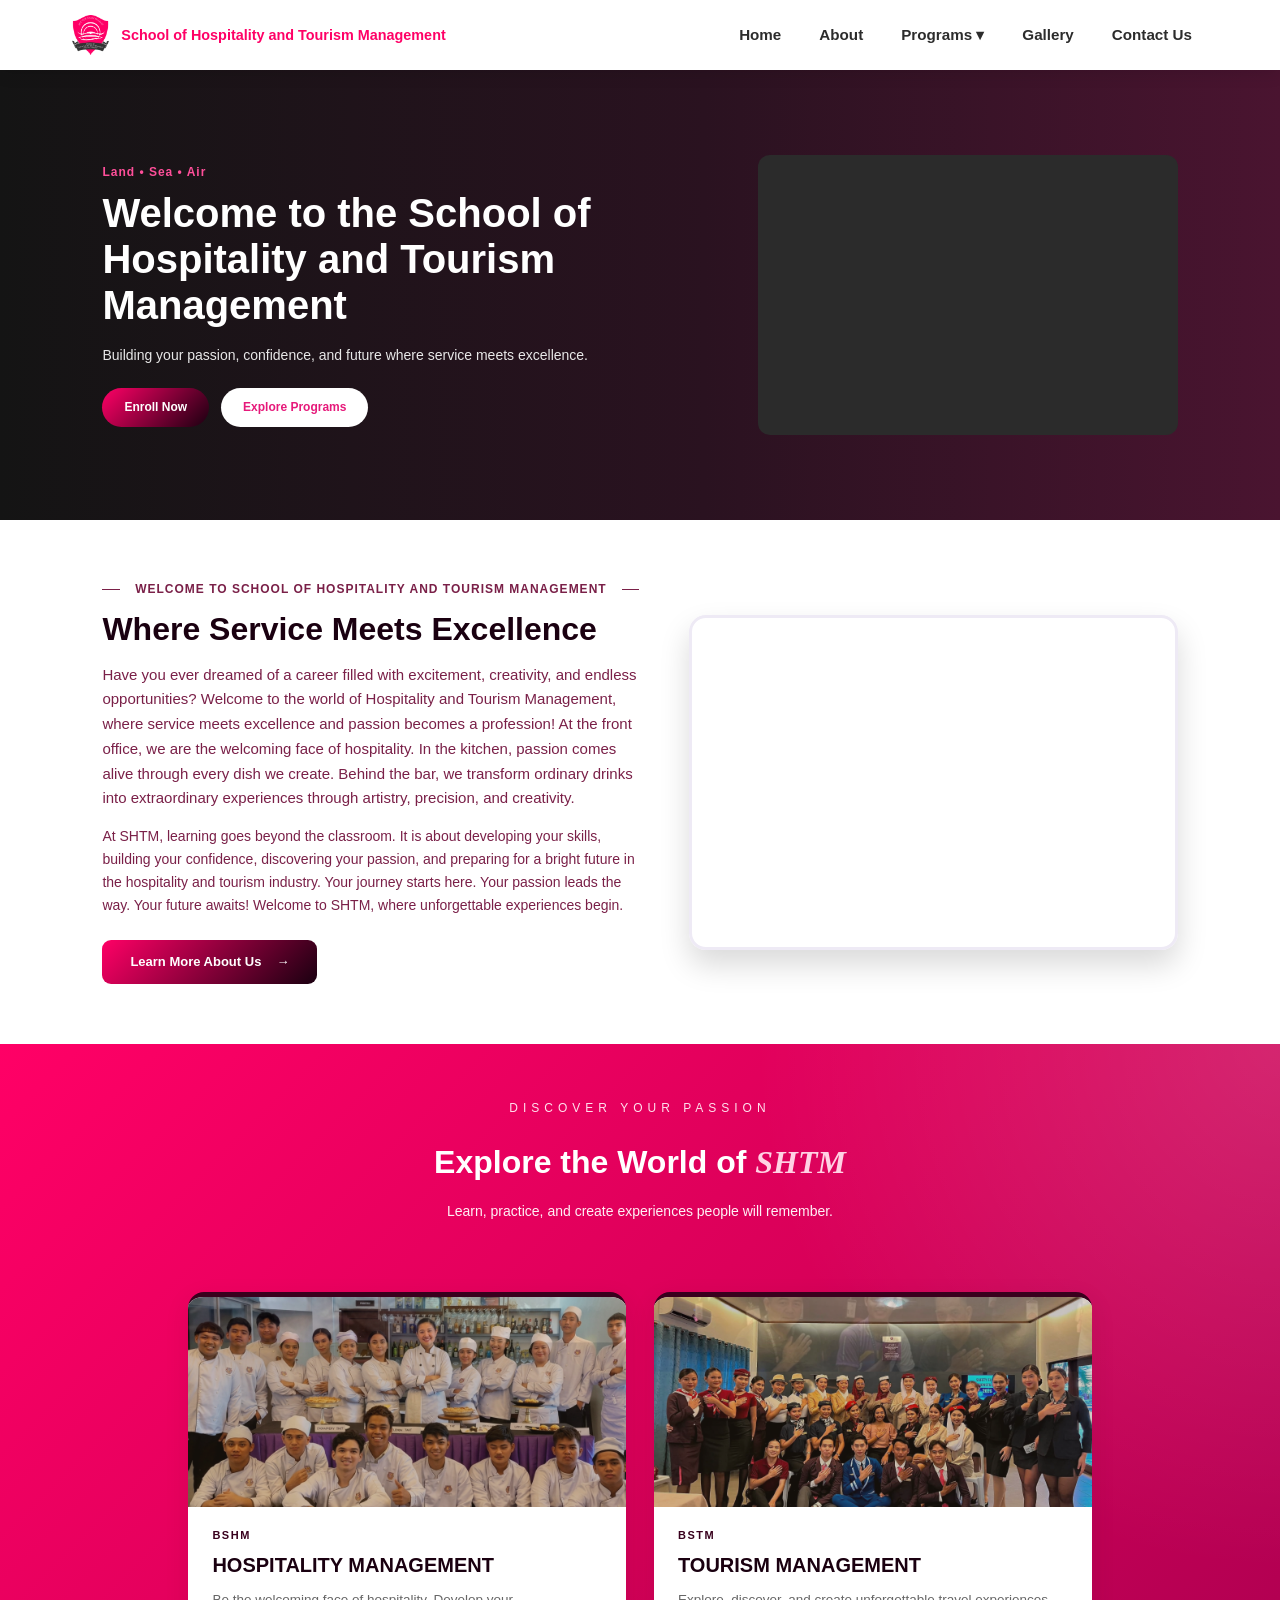
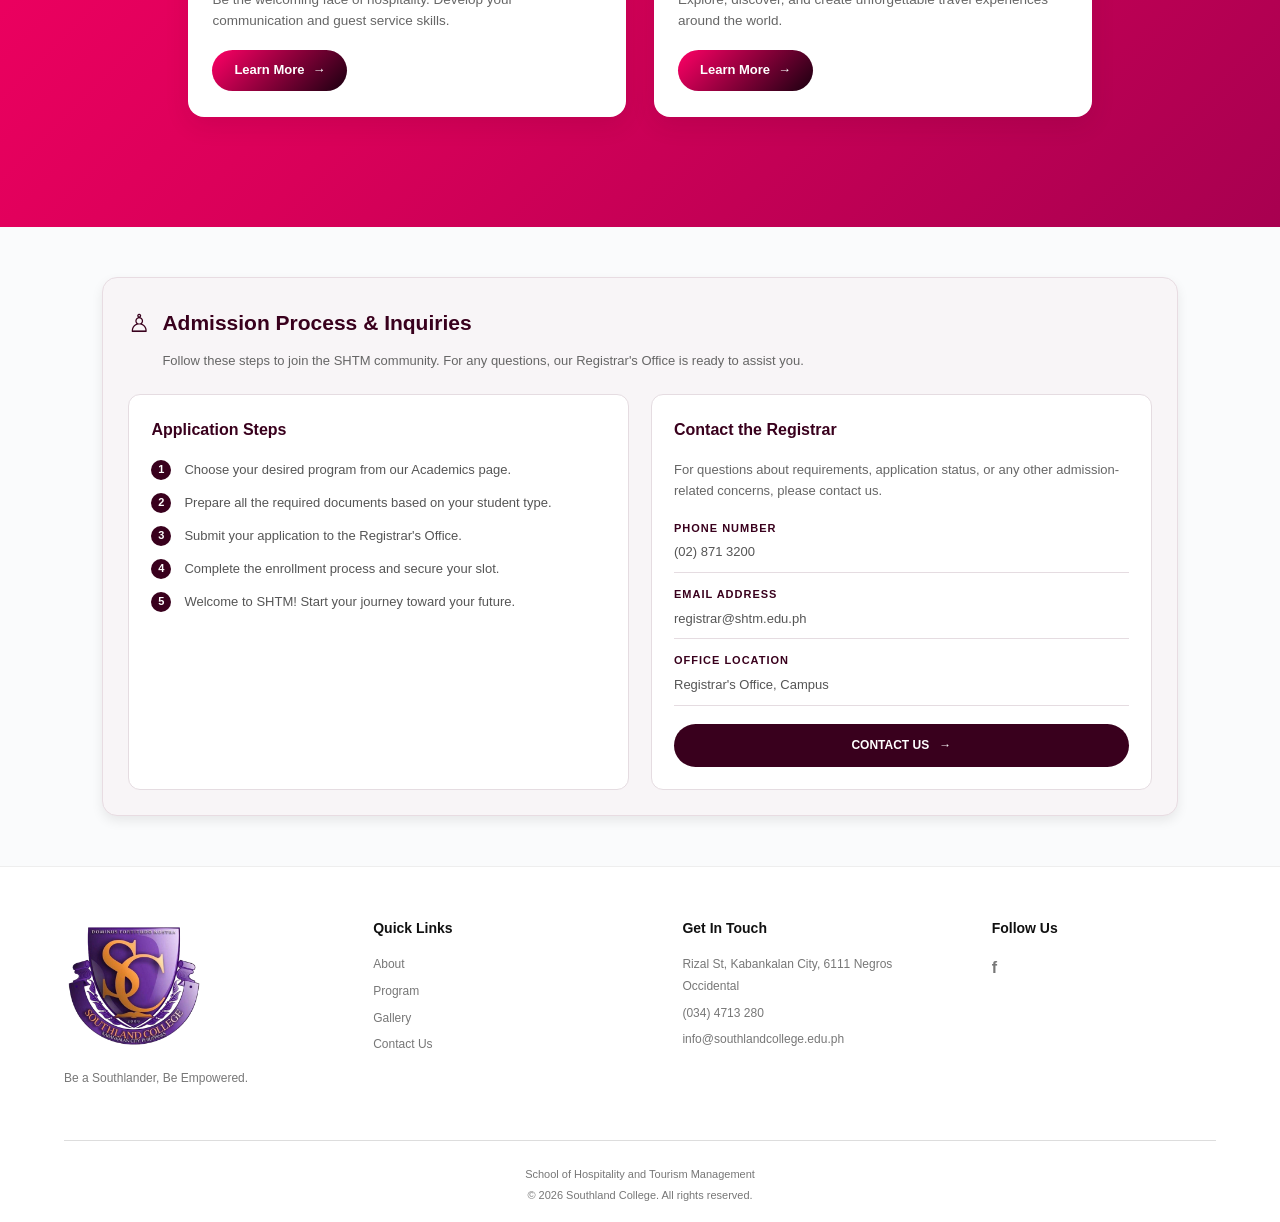
<file: index.html>
<!DOCTYPE html>
<html lang="en">
<head>
    <meta charset="UTF-8">
    <meta name="viewport" content="width=device-width, initial-scale=1.0">
    <title>School of Hospitality and Tourism Management</title>
    <link rel="stylesheet" href="css/style.css">
</head>
<body class="index">

    <!--Navigation header-->
    <header>
        <div class="nav-container">
            <div class="logo-brand">
                

                <!-- Bottom Row: SHTM Logo + Subtitle Text -->
                <div class="logo-row">
                    <img src="images/SHTMlogo.png" alt="SHTM Logo" class="brand-logo">
                    <span class="shtm-subtitle">School of Hospitality and Tourism Management</span>
                </div>
            </div>

             <!-- Menu Button -->
                <button class="menu-btn" onclick="showMenu()">☰</button>

            <!-- Navigation Links -->
            <div class="nav" id="navLinks">

                <button class="close-btn" onclick="hideMenu()">✕</button>

                <a href="index.html">Home</a>
                <a href="about.html">About</a>
                

            <div class="dropdown">
                <button href="program.html" class="dropbtn">Programs ▾</button>
                <div class="dropdown-content">
                <a href="program.html">ALL PROGRAM</a>
                <a href="hm.html">BSHM | Hospitality Management</a>
                <a href="tm.html">BSTM | Tourism Management</a>
                </div>
            </div>

                <a href="gallery.html">Gallery</a>
                <a href="contact.html">Contact Us</a>
            </div>

        </div>
    </header>

    <!-- HERO SECTION -->
    <section class="intro">
        <div class="bg-video">
            <video src="video/shtm-(3).mp4" autoplay muted loop playsinline></video>
        </div>
        <div class="intro-content">
            <span class="hero-tag">Land • Sea • Air</span>
            <h1 class="hero-title">Welcome to the School of Hospitality and Tourism Management</h1>
            <p class="hero-sub">Building your passion, confidence, and future where service meets excellence.</p>
 
            <div class="hero-buttons">
                <a href="contact.html" class="btn btn-primary">Enroll Now</a>
                <a href="program.html" class="btn btn-secondary">Explore Programs</a>
            </div>
        </div>
  </section>

  <!-- HERO SECTION -->
    <section class="hero" id="about">

        <!-- LEFT CONTENT -->
        <div class="hero-content">

            <div class="welcome">
                <span></span>
                <p>WELCOME TO SCHOOL OF HOSPITALITY AND TOURISM MANAGEMENT</p>
                <span></span>
            </div>

            <h2>Where Service Meets Excellence</h2>

            
            <p class="description">
                Have you ever dreamed of a career filled with excitement, creativity, and endless opportunities?

                Welcome to the world of Hospitality and Tourism Management,
                where service meets excellence and passion becomes a profession!

                At the front office, we are the welcoming face of hospitality. In the kitchen, passion comes alive through every dish we create. 
                Behind the bar, we transform ordinary drinks into extraordinary experiences through artistry, precision, and creativity.
            </p>

            <p class="description second">
                At SHTM, learning goes beyond the classroom. It is about developing your skills, building your confidence, discovering your passion, and preparing for a bright future in the hospitality and tourism industry.

                Your journey starts here. Your passion leads the way. Your future awaits!

                Welcome to SHTM, where unforgettable experiences begin.
            </p>

            <a href="about.html" class="learn-btn">
                Learn More About Us <span>→</span>
            </a>

        </div>

        <!-- RIGHT VIDEO -->
        <div class="hero-video">
            <video autoplay muted loop playsinline>
                <source src="video/shtm-program.mp4" type="video/mp4">
            </video>
        </div>

    </section>
   
    <section class="explore-section">

        <div class="section-heading">
            <span class="subtitle">DISCOVER YOUR PASSION</span>
            <h1>Explore the World of <span>SHTM</span></h1>
            <p>
                Learn, practice, and create experiences people will remember.
            </p>
        </div>

        <!-- PROGRAM CARDS -->
        <section class="prog-cards">
            <div class="prog-cards-grid">

                <!-- Hospitality Management -->
                <article class="prog-card prog-card-hm">
                    <div class="prog-card-img"></div>
                    <div class="prog-card-body">
                        <span class="prog-card-code">BSHM</span>
                        <h2>Hospitality Management</h2>
                        <p>Be the welcoming face of hospitality. Develop your communication and guest service skills.</p>
                        <a href="hm.html" class="prog-btn">Learn More <span>&rarr;</span></a>
                    </div>
                </article>

                <!-- Tourism Management -->
                <article class="prog-card prog-card-tm">
                    <div class="prog-card-img"></div>
                    <div class="prog-card-body">
                        <span class="prog-card-code">BSTM</span>
                        <h2>Tourism Management</h2>
                        <p>Explore, discover, and create unforgettable travel experiences around the world.</p>
                        <a href="tm.html" class="prog-btn">Learn More <span>&rarr;</span></a>
                    </div>
                </article>

            </div>
        </section>
    </section>
<!-- ADDMISSION & Inquiries-->

<section class="admission-section">

    <div class="admission-container">

        <!-- SECTION HEADER -->
        <div class="admission-header">
            <div class="header-title">
                <span class="header-icon">♙</span>
                <h2>Admission Process & Inquiries</h2>
            </div>

            <p>
                Follow these steps to join the SHTM community.
                For any questions, our Registrar's Office is ready to assist you.
            </p>
        </div>

        <!-- CONTENT CONTAINER -->
        <div class="admission-content">

            <!-- APPLICATION STEPS -->
            <div class="application-card">

                <h3>Application Steps</h3>

                <div class="application-step">
                    <span class="step-number">1</span>
                    <p>Choose your desired program from our Academics page.</p>
                </div>

                <div class="application-step">
                    <span class="step-number">2</span>
                    <p>Prepare all the required documents based on your student type.</p>
                </div>

                <div class="application-step">
                    <span class="step-number">3</span>
                    <p>Submit your application to the Registrar's Office.</p>
                </div>

                <div class="application-step">
                    <span class="step-number">4</span>
                    <p>Complete the enrollment process and secure your slot.</p>
                </div>

                <div class="application-step">
                    <span class="step-number">5</span>
                    <p>Welcome to SHTM! Start your journey toward your future.</p>
                </div>

            </div>

            <!-- CONTACT INFORMATION -->
            <div class="contact-card">

                <h3>Contact the Registrar</h3>

                <p class="contact-description">
                    For questions about requirements, application status,
                    or any other admission-related concerns, please contact us.
                </p>

                <div class="contact-info">
                    <span>PHONE NUMBER</span>
                    <p>(02) 871 3200</p>
                </div>

                <div class="contact-info">
                    <span>EMAIL ADDRESS</span>
                    <p>registrar@shtm.edu.ph</p>
                </div>

                <div class="contact-info">
                    <span>OFFICE LOCATION</span>
                    <p>Registrar's Office, Campus</p>
                </div>

                <a href="contact.html" class="contact-btn">
                    CONTACT US <span>→</span>
                </a>

            </div>

        </div>
    </div>

</section>


<!-- FOOTER -->
<footer class="footer">
    <div class="footer-container">

        <!-- SCHOOL LOGO -->
        <div class="footer-col footer-brand">
            <img src="images/sc logo.png" alt="Southland College Logo">
            <p>Be a Southlander, Be Empowered.</p>
        </div>

        <!-- QUICK LINKS -->
        <div class="footer-col">
            <h5>Quick Links</h5>
            <a href="about.html">About</a>
            <a href="program.html">Program</a>
            <a href="gallery.html">Gallery</a>
            <a href="contact.html">Contact Us</a>
        </div>

        <!-- CONTACT INFORMATION -->
        <div class="footer-col">
            <h5>Get In Touch</h5>
            <p>Rizal St, Kabankalan City, 6111 Negros Occidental</p>
            <p>(034) 4713 280</p>
            <p>info@southlandcollege.edu.ph</p>
        </div>

        <!-- SOCIAL MEDIA -->
        <div class="footer-col">
            <h5>Follow Us</h5>
            <div class="social-links">
                <a href="https://www.facebook.com/SCHospitalityAndTourismManagement">f</a>
            </div>
        </div>

    </div>

    <!-- FOOTER BOTTOM -->
    <div class="footer-bottom">
        <p>School of Hospitality and Tourism Management</p>
        <p>© 2026 Southland College. All rights reserved.</p>

    </div>
</footer>


    <script>
        function showMenu() { document.getElementById('navLinks').classList.add('show'); }
        function hideMenu() { document.getElementById('navLinks').classList.remove('show'); }
    </script>
</body>
</html>
</file>
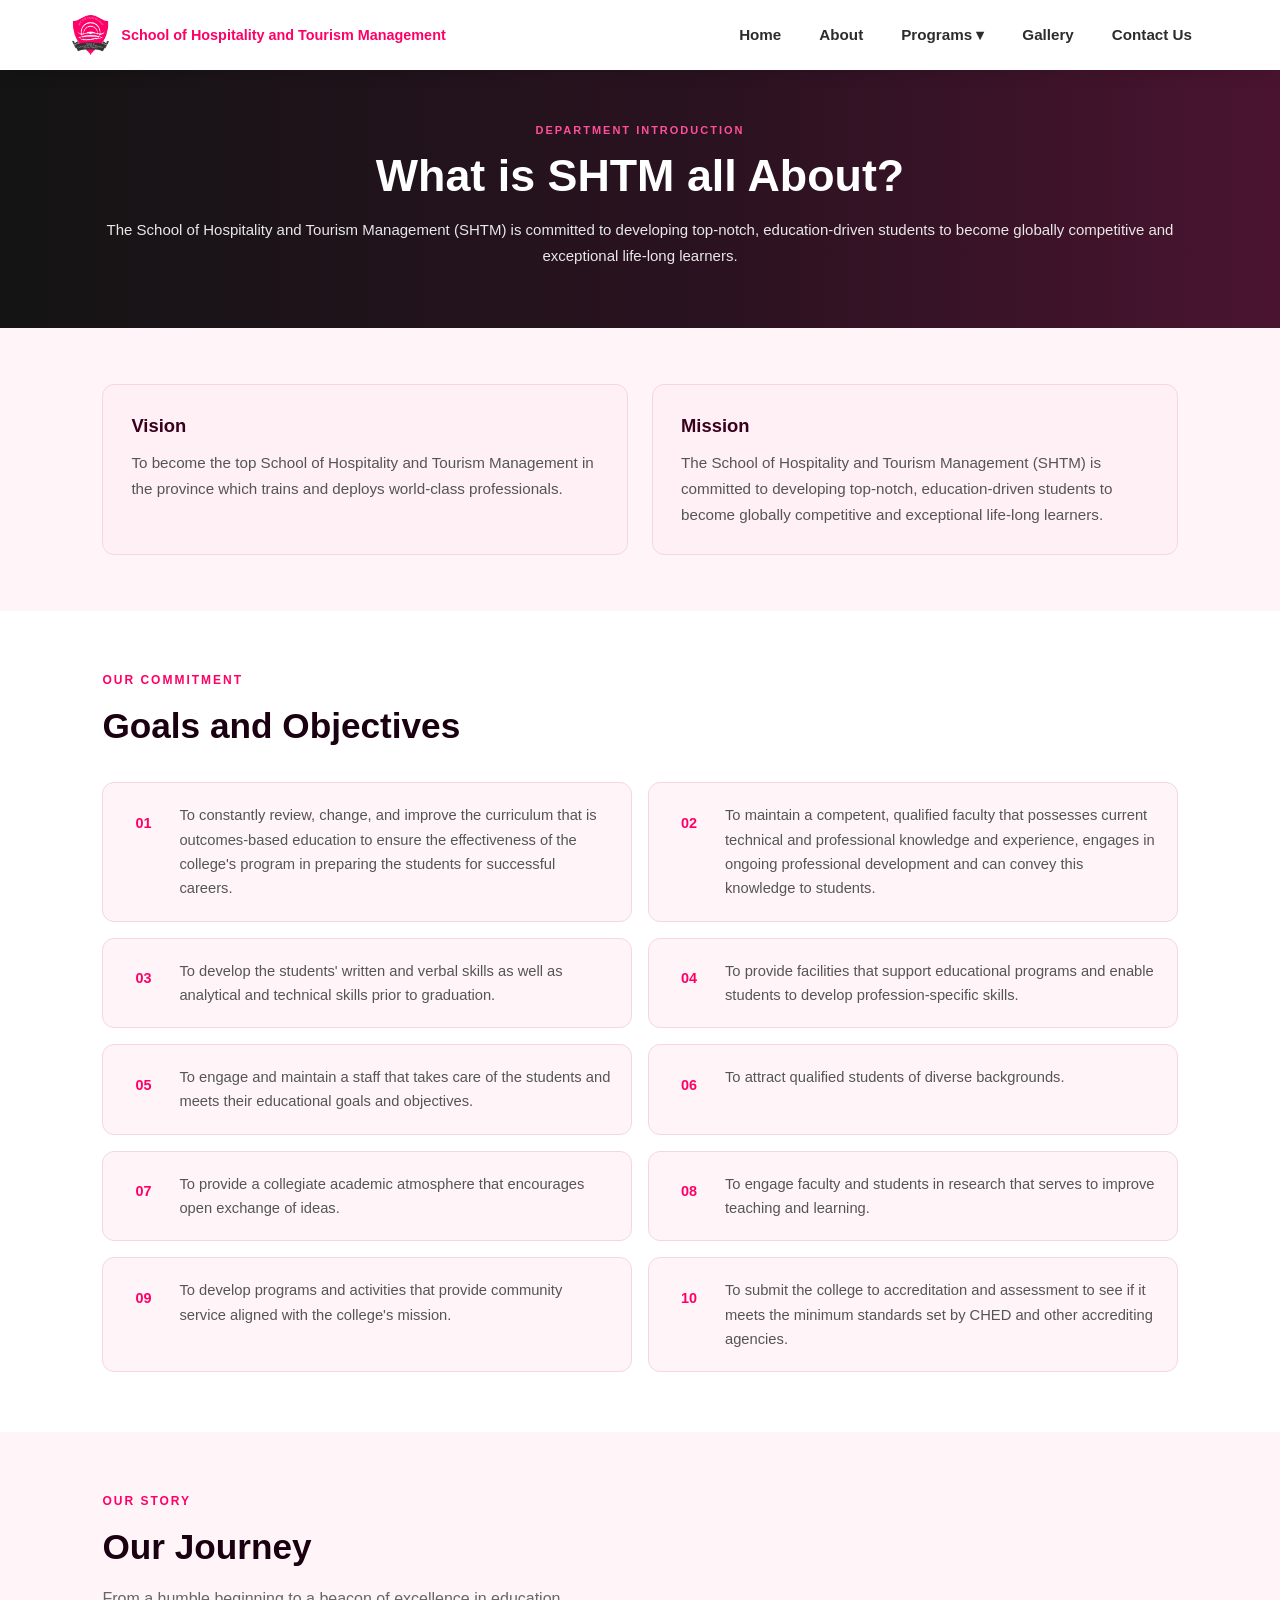
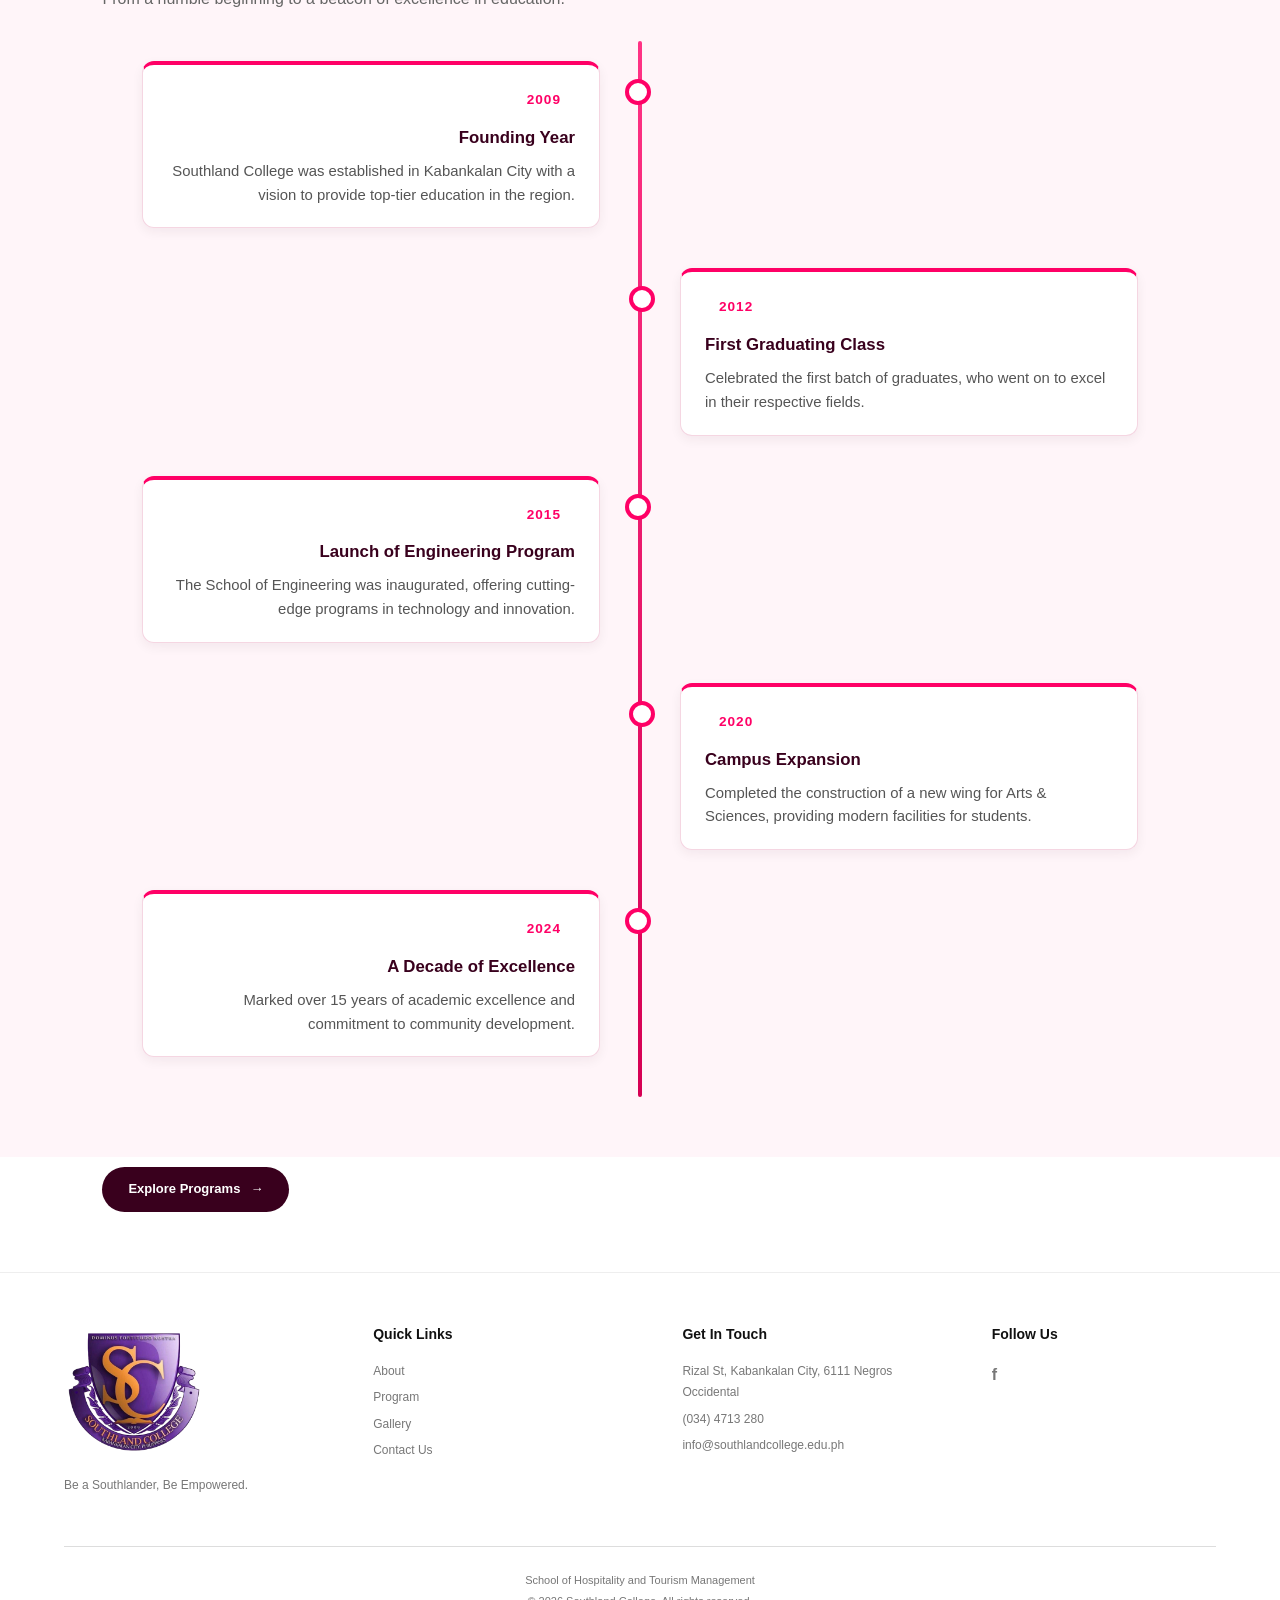
<file: about.html>
<!DOCTYPE html>
<html lang="en">
<head>
    <meta charset="UTF-8">
    <meta name="viewport" content="width=device-width, initial-scale=1.0">
    <title>About</title>
    <link rel="stylesheet" href="css/style.css">
</head>
<body class="about">

    <!-- Navigation header -->
    <header>
        <div class="nav-container">
            <div class="logo-brand">

                <!-- Bottom Row: SHTM Logo + Subtitle Text -->
                <div class="logo-row">
                    <img src="images/SHTMlogo.png" alt="SHTM Logo" class="brand-logo">
                    <span class="shtm-subtitle">School of Hospitality and Tourism Management</span>
                </div>
            </div>

            <!-- Menu Button -->
                <button class="menu-btn" onclick="showMenu()">☰</button>

            <!-- Navigation Links -->
            <div class="nav" id="navLinks">

                <button class="close-btn" onclick="hideMenu()">✕</button>

                <a href="index.html">Home</a>
                <a href="about.html">About</a>

                <div class="dropdown">
                    <button class="dropbtn">Programs ▾</button>
                    <div class="dropdown-content">
                        <a href="program.html">ALL PROGRAMS</a>
                        <a href="hm.html">BSHM | Hospitality Management</a>
                        <a href="tm.html">BSTM | Tourism Management</a>
                    </div>
                </div>

                <a href="gallery.html">Gallery</a>
                <a href="contact.html">Contact Us</a>
            </div>
        </div>
    </header>

    <!-- INTRO HERO -->
    <section class="about-hero">
        <div class="about-hero-inner">
            <span class="about-tag">Department Introduction</span>
            <h2>What is SHTM all About?</h2>
            <p>The School of Hospitality and Tourism Management (SHTM) is committed to developing top-notch,
                education-driven students to become globally competitive and exceptional life-long learners.</p>
        </div>
    </section>

    <!-- VISION & MISSION -->
    <section class="about-vm">
        <div class="about-vm-grid">
            <div class="about-vm-card">
                <h3>Vision</h3>
                <p>To become the top School of Hospitality and Tourism Management in the province
                    which trains and deploys world-class professionals.</p>
            </div>

            <div class="about-vm-card">
                <h3>Mission</h3>
                <p>The School of Hospitality and Tourism Management (SHTM) is committed to developing
                    top-notch, education-driven students to become globally competitive and exceptional
                    life-long learners.</p>
            </div>
        </div>
    </section>

    <!-- GOALS AND OBJECTIVES -->
    <section class="about-section">
        <div class="about-section-inner">
            <span class="section-label">Our Commitment</span>
            <h3 class="section-title">Goals and Objectives</h3>

            <div class="goals-grid">
                <div class="goal-card">
                    <span class="goal-num">01</span>
                    <p>To constantly review, change, and improve the curriculum that is outcomes-based education to ensure the effectiveness of the college's program in preparing the students for successful careers.</p>
                </div>
                <div class="goal-card">
                    <span class="goal-num">02</span>
                    <p>To maintain a competent, qualified faculty that possesses current technical and professional knowledge and experience, engages in ongoing professional development and can convey this knowledge to students.</p>
                </div>
                <div class="goal-card">
                    <span class="goal-num">03</span>
                    <p>To develop the students' written and verbal skills as well as analytical and technical skills prior to graduation.</p>
                </div>
                <div class="goal-card">
                    <span class="goal-num">04</span>
                    <p>To provide facilities that support educational programs and enable students to develop profession-specific skills.</p>
                </div>
                <div class="goal-card">
                    <span class="goal-num">05</span>
                    <p>To engage and maintain a staff that takes care of the students and meets their educational goals and objectives.</p>
                </div>
                <div class="goal-card">
                    <span class="goal-num">06</span>
                    <p>To attract qualified students of diverse backgrounds.</p>
                </div>
                <div class="goal-card">
                    <span class="goal-num">07</span>
                    <p>To provide a collegiate academic atmosphere that encourages open exchange of ideas.</p>
                </div>
                <div class="goal-card">
                    <span class="goal-num">08</span>
                    <p>To engage faculty and students in research that serves to improve teaching and learning.</p>
                </div>
                <div class="goal-card">
                    <span class="goal-num">09</span>
                    <p>To develop programs and activities that provide community service aligned with the college's mission.</p>
                </div>
                <div class="goal-card">
                    <span class="goal-num">10</span>
                    <p>To submit the college to accreditation and assessment to see if it meets the minimum standards set by CHED and other accrediting agencies.</p>
                </div>
            </div>
        </div>
    </section>

    <!-- OUR JOURNEY / TIMELINE -->
    <section class="about-section journey-section">
        <div class="about-section-inner">
            <span class="section-label">Our Story</span>
            <h3 class="section-title">Our Journey</h3>
            <p class="section-sub">From a humble beginning to a beacon of excellence in education.</p>

            <div class="timeline">
                <div class="timeline-item left">
                    <div class="timeline-content">
                        <span class="timeline-year">2009</span>
                        <h4>Founding Year</h4>
                        <p>Southland College was established in Kabankalan City with a vision to provide top-tier education in the region.</p>
                    </div>
                </div>

                <div class="timeline-item right">
                    <div class="timeline-content">
                        <span class="timeline-year">2012</span>
                        <h4>First Graduating Class</h4>
                        <p>Celebrated the first batch of graduates, who went on to excel in their respective fields.</p>
                    </div>
                </div>

                <div class="timeline-item left">
                    <div class="timeline-content">
                        <span class="timeline-year">2015</span>
                        <h4>Launch of Engineering Program</h4>
                        <p>The School of Engineering was inaugurated, offering cutting-edge programs in technology and innovation.</p>
                    </div>
                </div>

                <div class="timeline-item right">
                    <div class="timeline-content">
                        <span class="timeline-year">2020</span>
                        <h4>Campus Expansion</h4>
                        <p>Completed the construction of a new wing for Arts &amp; Sciences, providing modern facilities for students.</p>
                    </div>
                </div>

                <div class="timeline-item left">
                    <div class="timeline-content">
                        <span class="timeline-year">2024</span>
                        <h4>A Decade of Excellence</h4>
                        <p>Marked over 15 years of academic excellence and commitment to community development.</p>
                    </div>
                </div>
            </div>
        </div>
    </section>

    <!-- EXPLORE PROGRAMS BUTTON -->
    <section class="about-cta">
        <div class="about-cta-inner">
            <a href="program.html" class="explore-btn">Explore Programs <span>&rarr;</span></a>
        </div>
    </section>

    <!-- FOOTER -->
    <footer class="footer">
        <div class="footer-container">

            <!-- SCHOOL LOGO -->
            <div class="footer-col footer-brand">
                <img src="images/sc logo.png" alt="Southland College Logo">
                <p>Be a Southlander, Be Empowered.</p>
            </div>

            <!-- QUICK LINKS -->
            <div class="footer-col">
                <h5>Quick Links</h5>
                <a href="about.html">About</a>
                <a href="program.html">Program</a>
                <a href="gallery.html">Gallery</a>
                <a href="contact.html">Contact Us</a>
            </div>

            <!-- CONTACT INFORMATION -->
            <div class="footer-col">
                <h5>Get In Touch</h5>
                <p>Rizal St, Kabankalan City, 6111 Negros Occidental</p>
                <p>(034) 4713 280</p>
                <p>info@southlandcollege.edu.ph</p>
            </div>

            <!-- SOCIAL MEDIA -->
            <div class="footer-col">
                <h5>Follow Us</h5>
                <div class="social-links">
                    <a href="https://www.facebook.com/SCHospitalityAndTourismManagement">f</a>
                </div>
            </div>

        </div>

        <!-- FOOTER BOTTOM -->
        <div class="footer-bottom">
            <p>School of Hospitality and Tourism Management</p>
            <p>© 2026 Southland College. All rights reserved.</p>
        </div>
    </footer>

    <script>
        function showMenu() { document.getElementById('navLinks').classList.add('show'); }
        function hideMenu() { document.getElementById('navLinks').classList.remove('show'); }
    </script>

</body>
</html>
</file>
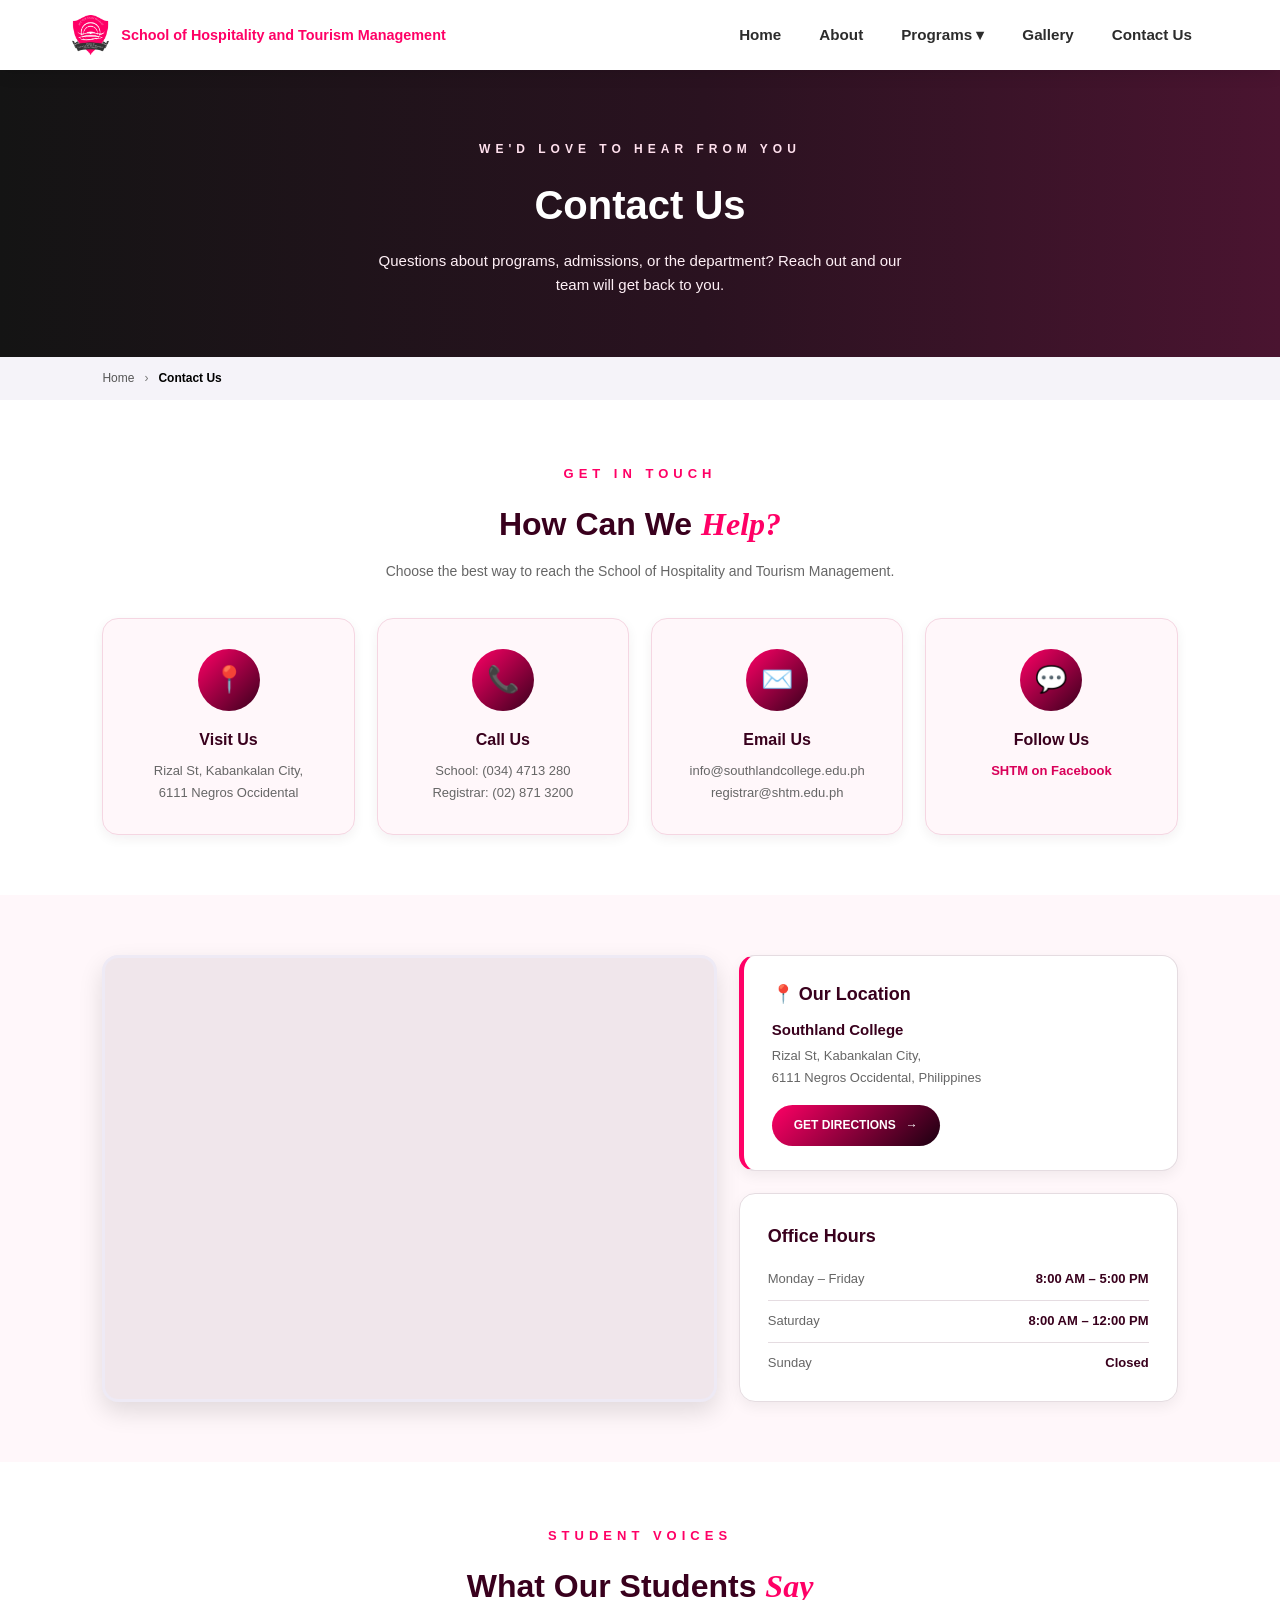
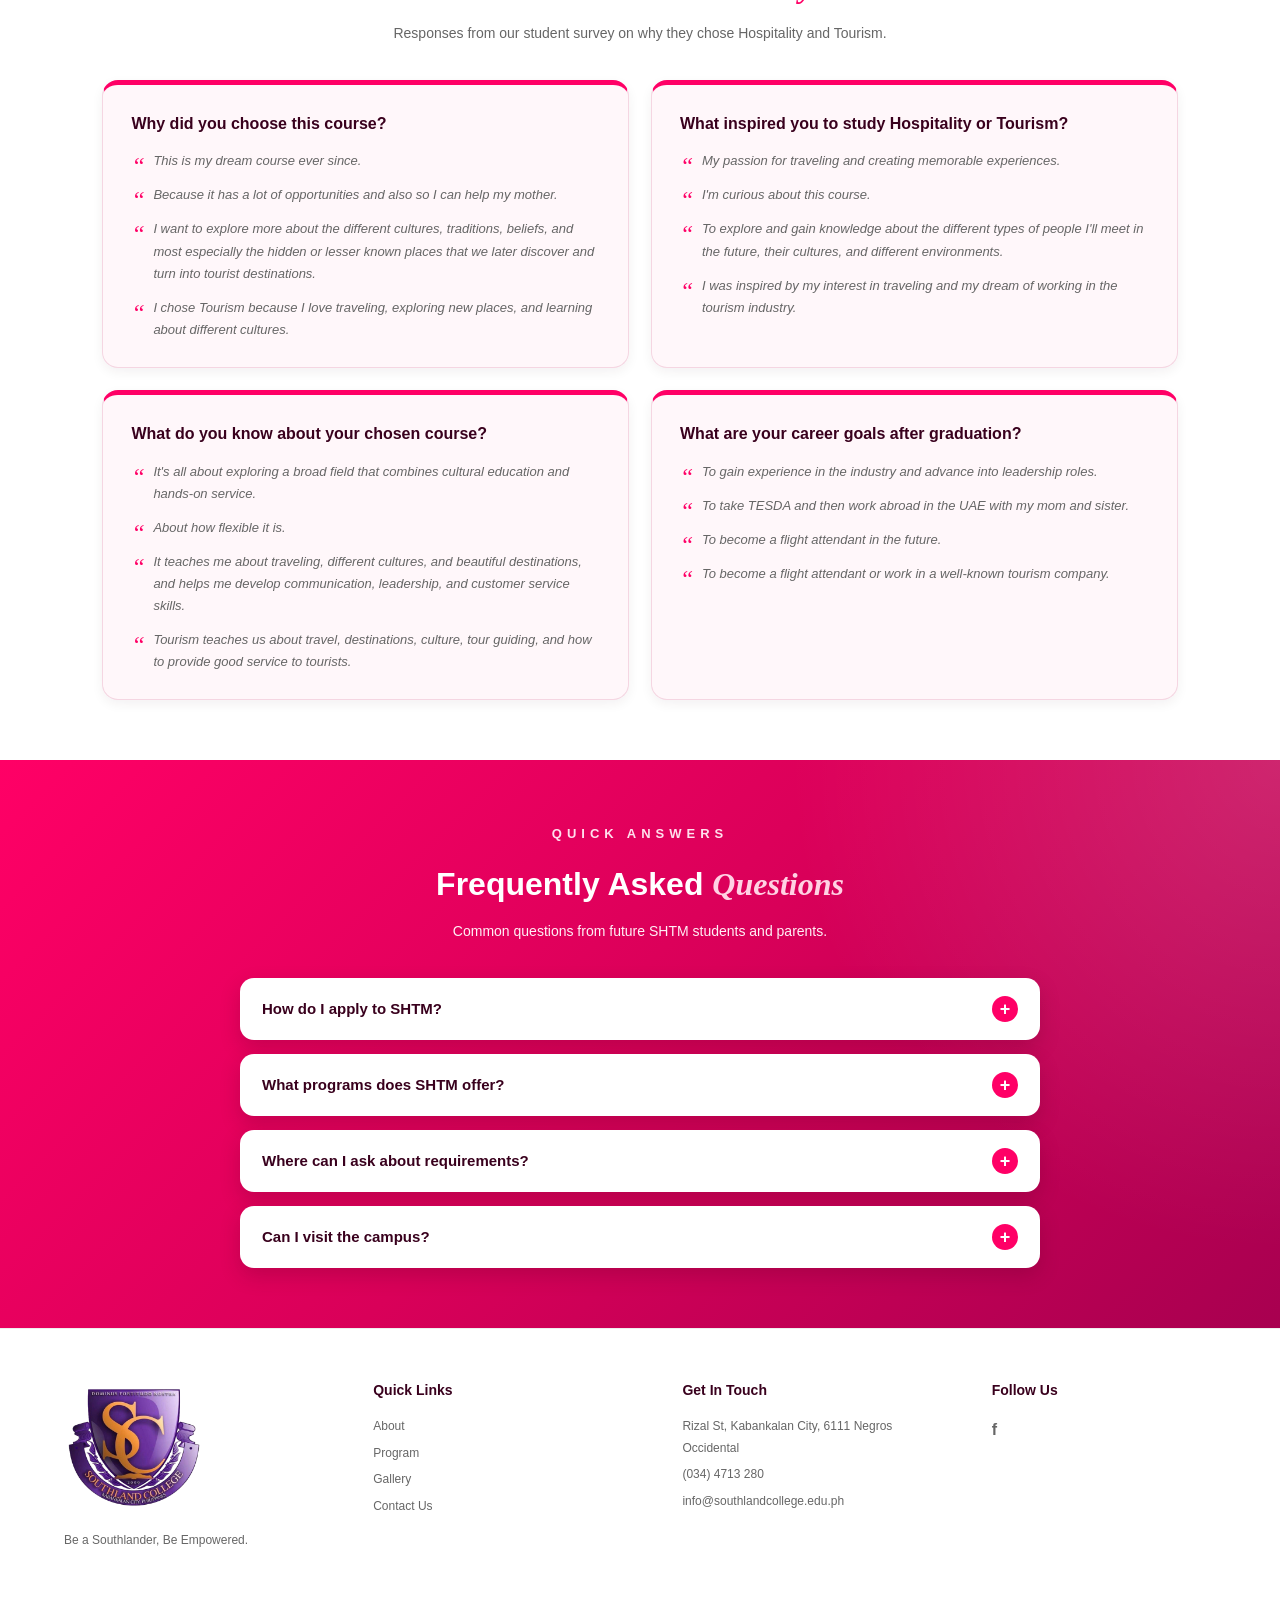
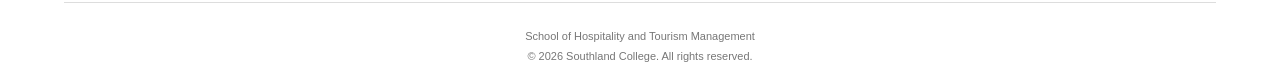
<file: contact.html>
<!DOCTYPE html>
<html lang="en">
<head>
    <meta charset="UTF-8">
    <meta name="viewport" content="width=device-width, initial-scale=1.0">
    <title>Contact Us</title>
    <link rel="stylesheet" href="css/style.css">
    
</head>
<body class="contact">

    <!--Navigation header-->
    <header>
        <div class="nav-container">
            <div class="logo-brand">

                <!-- Bottom Row: SHTM Logo + Subtitle Text -->
                <div class="logo-row">
                    <img src="images/SHTMlogo.png" alt="SHTM Logo" class="brand-logo">
                    <span class="shtm-subtitle">School of Hospitality and Tourism Management</span>
                </div>
            </div>

            <!-- Menu Button -->
            <button class="menu-btn" onclick="showMenu()">☰</button>

            <!-- Navigation Links -->
            <div class="nav" id="navLinks">

                <button class="close-btn" onclick="hideMenu()">✕</button>

                <a href="index.html">Home</a>
                <a href="about.html">About</a>

                <div class="dropdown">
                    <button class="dropbtn">Programs ▾</button>
                    <div class="dropdown-content">
                        <a href="program.html">ALL PROGRAM</a>
                        <a href="hm.html">BSHM | Hospitality Management</a>
                        <a href="tm.html">BSTM | Tourism Management</a>
                    </div>
                </div>

                <a href="gallery.html">Gallery</a>
                <a href="contact.html">Contact Us</a>
            </div>
        </div>
    </header>

    <!-- CONTACT HERO -->
    <section class="contact-hero">
        <div class="contact-hero-content">
            <span class="hero-tag">We'd love to hear from you</span>
            <h1>Contact Us</h1>
            <p>Questions about programs, admissions, or the department? Reach out and our team will get back to you.</p>
        </div>
    </section>

    <!-- BREADCRUMB -->
    <div class="breadcrumb">
        <a href="home.html">Home</a>
        <span>›</span>
        <strong>Contact Us</strong>
    </div>

    <!-- INFO CARDS -->
    <section class="info-section">

        <div class="section-title">
            <span class="eyebrow">GET IN TOUCH</span>
            <h2>How Can We <span>Help?</span></h2>
            <p>Choose the best way to reach the School of Hospitality and Tourism Management.</p>
        </div>

        <div class="info-grid">

            <div class="info-card">
                <div class="info-icon">📍</div>
                <h3>Visit Us</h3>
                <p>Rizal St, Kabankalan City,<br>6111 Negros Occidental</p>
            </div>

            <div class="info-card">
                <div class="info-icon">📞</div>
                <h3>Call Us</h3>
                <p>School: (034) 4713 280<br>Registrar: (02) 871 3200</p>
            </div>

            <div class="info-card">
                <div class="info-icon">✉️</div>
                <h3>Email Us</h3>
                <p>info@southlandcollege.edu.ph<br>registrar@shtm.edu.ph</p>
            </div>

            <div class="info-card">
                <div class="info-icon">💬</div>
                <h3>Follow Us</h3>
                <p><a href="https://www.facebook.com/SCHospitalityAndTourismManagement" target="_blank" rel="noopener">SHTM on Facebook</a></p>
            </div>

        </div>
    </section>

    <!-- FORM + MAP -->
    <section class="message-section">

        <div class="message-container">

            <!-- MAP + HOURS -->
            <div class="side-column">

                <div class="map-card">
                    <iframe
                        title="Southland College location map"
                        src="https://www.google.com/maps?q=Southland+College,+Rizal+St,+Kabankalan+City,+Negros+Occidental+6111&output=embed"
                        loading="lazy"
                        referrerpolicy="no-referrer-when-downgrade"></iframe>
                </div>

                <div class="right-column">

                    <div class="location-card">
                        <h3>📍 Our Location</h3>
                        <p class="school-name">Southland College</p>
                        <p>Rizal St, Kabankalan City,<br>6111 Negros Occidental, Philippines</p>
                        <a class="directions-btn"
                           href="https://www.google.com/maps/search/?api=1&query=Southland+College+Rizal+St+Kabankalan+City+Negros+Occidental"
                           target="_blank" rel="noopener">GET DIRECTIONS <span>→</span></a>
                    </div>

                    <div class="hours-card">
                        <h3>Office Hours</h3>
                        <div class="hours-row"><span>Monday – Friday</span><strong>8:00 AM – 5:00 PM</strong></div>
                        <div class="hours-row"><span>Saturday</span><strong>8:00 AM – 12:00 PM</strong></div>
                        <div class="hours-row"><span>Sunday</span><strong>Closed</strong></div>
                    </div>

                </div>

            </div>

        </div>
    </section>

    <!-- STUDENT SURVEY -->
    <section class="survey-section">

        <div class="section-title">
            <span class="eyebrow">STUDENT VOICES</span>
            <h2>What Our Students <span>Say</span></h2>
            <p>Responses from our student survey on why they chose Hospitality and Tourism.</p>
        </div>

        <div class="survey-grid">

            <div class="survey-card">
                <h3>Why did you choose this course?</h3>
                <ul>
                    <li>This is my dream course ever since.</li>
                    <li>Because it has a lot of opportunities and also so I can help my mother.</li>
                    <li>I want to explore more about the different cultures, traditions, beliefs, and most especially the hidden or lesser known places that we later discover and turn into tourist destinations.</li>
                    <li>I chose Tourism because I love traveling, exploring new places, and learning about different cultures.</li>
                </ul>
            </div>

            <div class="survey-card">
                <h3>What inspired you to study Hospitality or Tourism?</h3>
                <ul>
                    <li>My passion for traveling and creating memorable experiences.</li>
                    <li>I'm curious about this course.</li>
                    <li>To explore and gain knowledge about the different types of people I'll meet in the future, their cultures, and different environments.</li>
                    <li>I was inspired by my interest in traveling and my dream of working in the tourism industry.</li>
                </ul>
            </div>

            <div class="survey-card">
                <h3>What do you know about your chosen course?</h3>
                <ul>
                    <li>It's all about exploring a broad field that combines cultural education and hands-on service.</li>
                    <li>About how flexible it is.</li>
                    <li>It teaches me about traveling, different cultures, and beautiful destinations, and helps me develop communication, leadership, and customer service skills.</li>
                    <li>Tourism teaches us about travel, destinations, culture, tour guiding, and how to provide good service to tourists.</li>
                </ul>
            </div>

            <div class="survey-card">
                <h3>What are your career goals after graduation?</h3>
                <ul>
                    <li>To gain experience in the industry and advance into leadership roles.</li>
                    <li>To take TESDA and then work abroad in the UAE with my mom and sister.</li>
                    <li>To become a flight attendant in the future.</li>
                    <li>To become a flight attendant or work in a well-known tourism company.</li>
                </ul>
            </div>

        </div>
    </section>

    <!-- FAQ -->
    <section class="faq-section">

        <div class="section-title light">
            <span class="eyebrow">QUICK ANSWERS</span>
            <h2>Frequently Asked <span>Questions</span></h2>
            <p>Common questions from future SHTM students and parents.</p>
        </div>

        <div class="faq-container">

            <div class="faq-item">
                <button class="faq-question">How do I apply to SHTM? <span>+</span></button>
                <div class="faq-answer">
                    <p>Choose your program, prepare the required documents for your student type, submit them to the Registrar's Office, then complete the enrollment process to secure your slot.</p>
                </div>
            </div>

            <div class="faq-item">
                <button class="faq-question">What programs does SHTM offer? <span>+</span></button>
                <div class="faq-answer">
                    <p>We offer the Bachelor of Science in Hospitality Management (BSHM) and the Bachelor of Science in Tourism Management (BSTM).</p>
                </div>
            </div>

            <div class="faq-item">
                <button class="faq-question">Where can I ask about requirements? <span>+</span></button>
                <div class="faq-answer">
                    <p>Contact the Registrar's Office by phone or email, or send us a message using the form above.</p>
                </div>
            </div>

            <div class="faq-item">
                <button class="faq-question">Can I visit the campus? <span>+</span></button>
                <div class="faq-answer">
                    <p>Yes. You're welcome to visit during office hours. We recommend calling ahead so we can assist you better.</p>
                </div>
            </div>

        </div>
    </section>

    <!-- FOOTER -->
    <footer class="footer">
        <div class="footer-container">

            <!-- SCHOOL LOGO -->
            <div class="footer-col footer-brand">
                <img src="images/sc logo.png" alt="Southland College Logo">
                <p>Be a Southlander, Be Empowered.</p>
            </div>

            <!-- QUICK LINKS -->
            <div class="footer-col">
                <h5>Quick Links</h5>
                <a href="about.html">About</a>
                <a href="program.html">Program</a>
                <a href="gallery.html">Gallery</a>
                <a href="contact.html">Contact Us</a>
            </div>

            <!-- CONTACT INFORMATION -->
            <div class="footer-col">
                <h5>Get In Touch</h5>
                <p>Rizal St, Kabankalan City, 6111 Negros Occidental</p>
                <p>(034) 4713 280</p>
                <p>info@southlandcollege.edu.ph</p>
            </div>

            <!-- SOCIAL MEDIA -->
            <div class="footer-col">
                <h5>Follow Us</h5>
                <div class="social-links">
                    <a href="https://www.facebook.com/SCHospitalityAndTourismManagement">f</a>
                </div>
            </div>

        </div>

        <!-- FOOTER BOTTOM -->
        <div class="footer-bottom">
            <p>School of Hospitality and Tourism Management</p>
            <p>© 2026 Southland College. All rights reserved.</p>
        </div>
    </footer>

    <script>
        /* Mobile menu */
        function showMenu() { document.getElementById("navLinks").style.right = "0"; }
        function hideMenu() { document.getElementById("navLinks").style.right = "-200px"; }

        /* FAQ accordion */
        document.querySelectorAll(".faq-question").forEach(function (btn) {
            btn.addEventListener("click", function () {
                var item = btn.parentElement;
                var open = item.classList.toggle("open");
                btn.querySelector("span").textContent = open ? "−" : "+";
            });
        });
    </script>

</body>
</html>
</file>
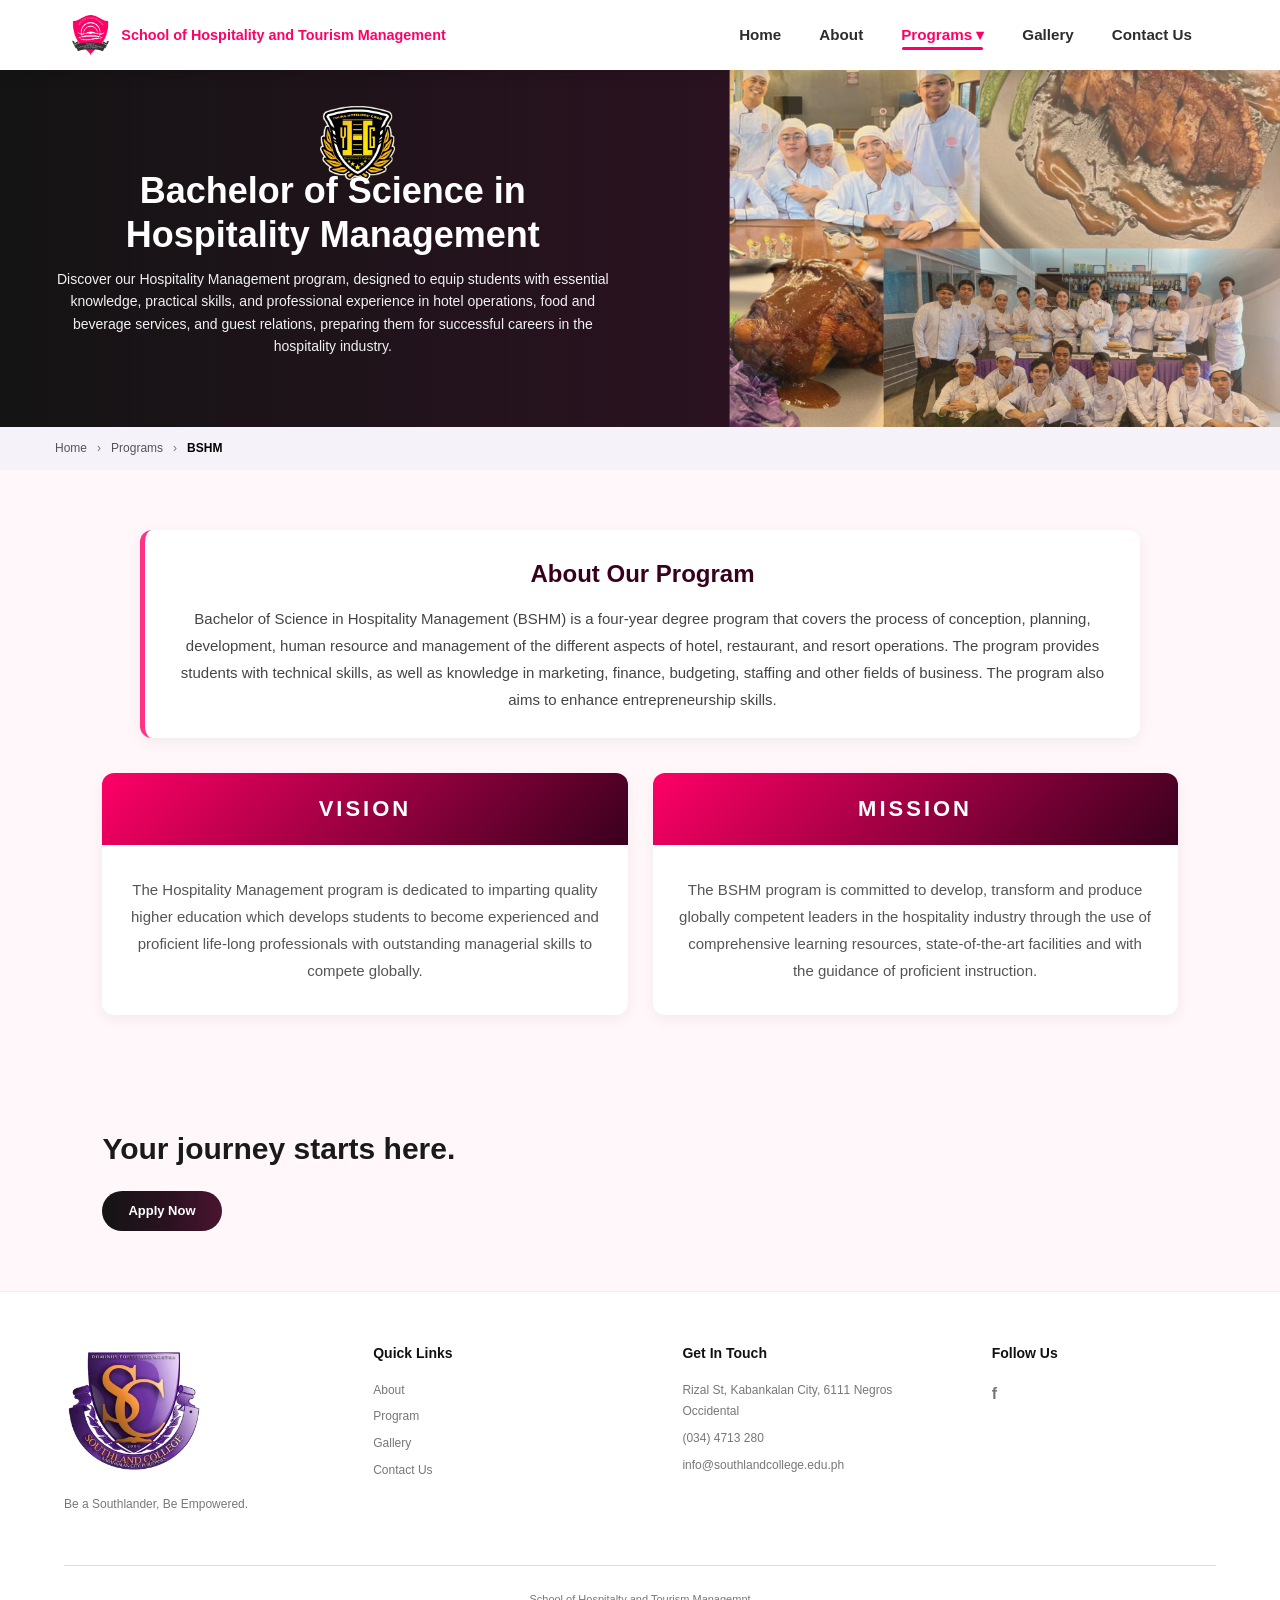
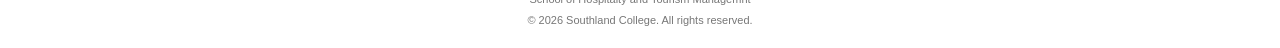
<file: hm.html>
<!DOCTYPE html>
<html lang="en">
<head>
    <meta charset="UTF-8">
    <meta name="viewport" content="width=device-width, initial-scale=1.0">
    <title>Hospitality Mangement</title>
    <link rel="stylesheet" href="css/style.css">
</head>
<body class="hm">
    <!--Navigation header-->
    <header>
        <div class="nav-container">
            <div class="logo-brand">

                <!-- Bottom Row: SHTM Logo + Subtitle Text -->
                <div class="logo-row">
                    <img src="images/SHTMlogo.png" alt="SHTM Logo" class="brand-logo">
                    <span class="shtm-subtitle">School of Hospitality and Tourism Management</span>
                </div>
            </div>

                <!-- Menu Button -->
                <button class="menu-btn" onclick="showMenu()">☰</button>

            <!-- Navigation Links -->
            <div class="nav" id="navLinks">

                <button class="close-btn" onclick="hideMenu()">✕</button>

                <a href="index.html">Home</a>
                <a href="about.html">About</a>
                

            <div class="dropdown">
                <button href="program.html" class="dropbtn">Programs ▾</button>
                <div class="dropdown-content">
                <a href="program.html">ALL PROGRAMS</a>
                <a href="hm.html">BSHM | Hospitality Management</a>
                <a href="tm.html">BSTM | Tourism Management</a>
                </div>
            </div>

                <a href="gallery.html">Gallery</a>
                <a href="contact.html">Contact Us</a>
            </div>
            </div>

        </div>
    </header>
<!-- HERO SECTION -->
<section class="hm-hero" id="program">

    <!-- Background Image -->
    <img src="images/_.png" alt="Hospitality Mangement" class="hm-image">

    <!-- Background Overlay -->
    <div class="hero-overlay-hm"></div>

    <!-- CENTER LOGO -->
    <div class="hm-logo">
        <img src="images/hm logo.png" alt="SHTM Logo">
    </div>

    <!-- Hero Content -->
    <div class="hm-content-hero">
        <h1>Bachelor of Science in Hospitality Management</h1>
        <p>
            Discover our Hospitality Management program, 
            designed to equip students with essential knowledge, 
            practical skills, and professional experience in hotel operations, 
            food and beverage services, and guest relations, preparing them for successful careers in the hospitality industry.
        </p>
    </div>
</section>

<!-- BREADCRUMB -->
<div class="breadcrumb">
    <a href="home.html">Home</a>
    <span>&rsaquo;</span>
    <a href="program.html">Programs</a>
    <span>&rsaquo;</span>
    <strong>BSHM</strong>
</div>

<!-- ABOUT SHTM SECTION -->
<section class="about-bshm">

    <!-- PROGRAM DESCRIPTION -->
    <div class="about-description-hm">
        <h2>About Our Program</h2>
        <p>
            Bachelor of Science in Hospitality Management (BSHM) is a four-year degree program that covers the process of conception, planning, development, human resource and management of the different aspects of hotel, restaurant, and resort operations. 
            The program provides students with technical skills, as well as knowledge in marketing, finance, budgeting, staffing and other fields of business. The program also aims to enhance entrepreneurship skills.
        </p>
    </div>

    <!-- VISION AND MISSION -->
    <div class="hm-container">

        <!-- VISION -->
        <div class="hm-card">
            <div class="hm-header-v">
                <h3>VISION</h3>
            </div>

            <div class="hm-content">
                <p>
                    The Hospitality Management program is dedicated to imparting quality higher education which develops students to become experienced and proficient life-long professionals with outstanding managerial skills to compete globally.
                </p>
            </div>
        </div>

        <!-- MISSION -->
        <div class="hm-card">
            <div class="hm-header-m">
                <h3>MISSION</h3>
            </div>

            <div class="hm-content">
                <p>
                    The BSHM program is committed to develop, transform and produce globally competent leaders in the hospitality industry through the use of comprehensive learning resources, state-of-the-art facilities and with the guidance of proficient instruction.
                </p>
            </div>
        </div>

    </div>

</section>



<!-- CALL TO ACTION -->
<section class="hm-cta">
    <h2>Your journey starts here.</h2>
    <a href="contact.html" class="hm-cta-btn">Apply Now</a>
</section>


<!-- FOOTER -->
<footer class="footer">
    <div class="footer-container">

        <!-- SCHOOL LOGO -->
        <div class="footer-col footer-brand">
            <img src="images/sc logo.png" alt="Southland College Logo">
            <p>Be a Southlander, Be Empowered.</p>
        </div>

        <!-- QUICK LINKS -->
        <div class="footer-col">
            <h5>Quick Links</h5>
            <a href="about.html">About</a>
            <a href="program.html">Program</a>
            <a href="gallery.html">Gallery</a>
            <a href="contact.html">Contact Us</a>
        </div>

        <!-- CONTACT INFORMATION -->
        <div class="footer-col">
            <h5>Get In Touch</h5>
            <p>Rizal St, Kabankalan City, 6111 Negros Occidental</p>
            <p>(034) 4713 280</p>
            <p>info@southlandcollege.edu.ph</p>
        </div>

        <!-- SOCIAL MEDIA -->
        <div class="footer-col">
            <h5>Follow Us</h5>
            <div class="social-links">
                <a href="https://www.facebook.com/SCHospitalityAndTourismManagement">f</a>
            </div>
        </div>

    </div>

    <!-- FOOTER BOTTOM -->
    <div class="footer-bottom">
        <p>School of Hospitalty and Tourism Managemnt</p>
        <p>© 2026 Southland College. All rights reserved.</p>

    </div>
</footer>

<script>
        function showMenu() { document.getElementById('navLinks').classList.add('show'); }
        function hideMenu() { document.getElementById('navLinks').classList.remove('show'); }
</script>

</body>
</html>
</file>
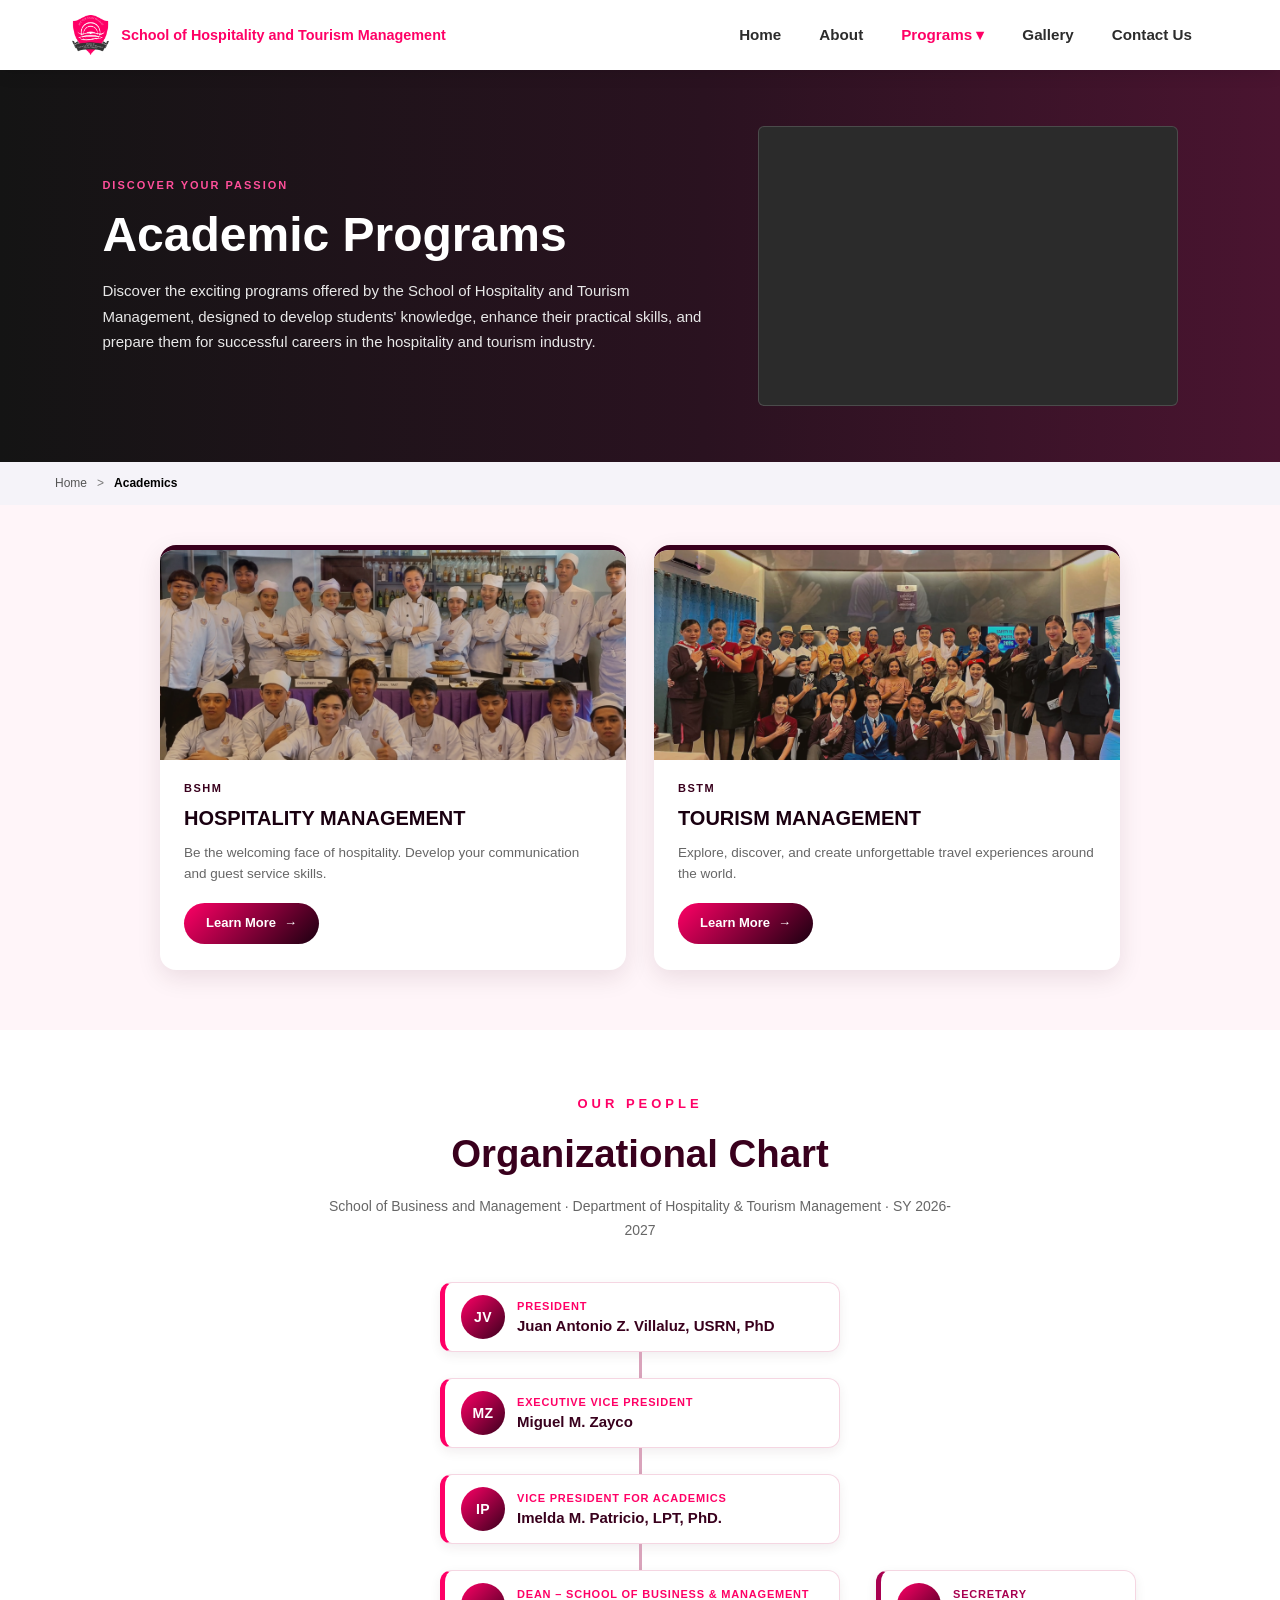
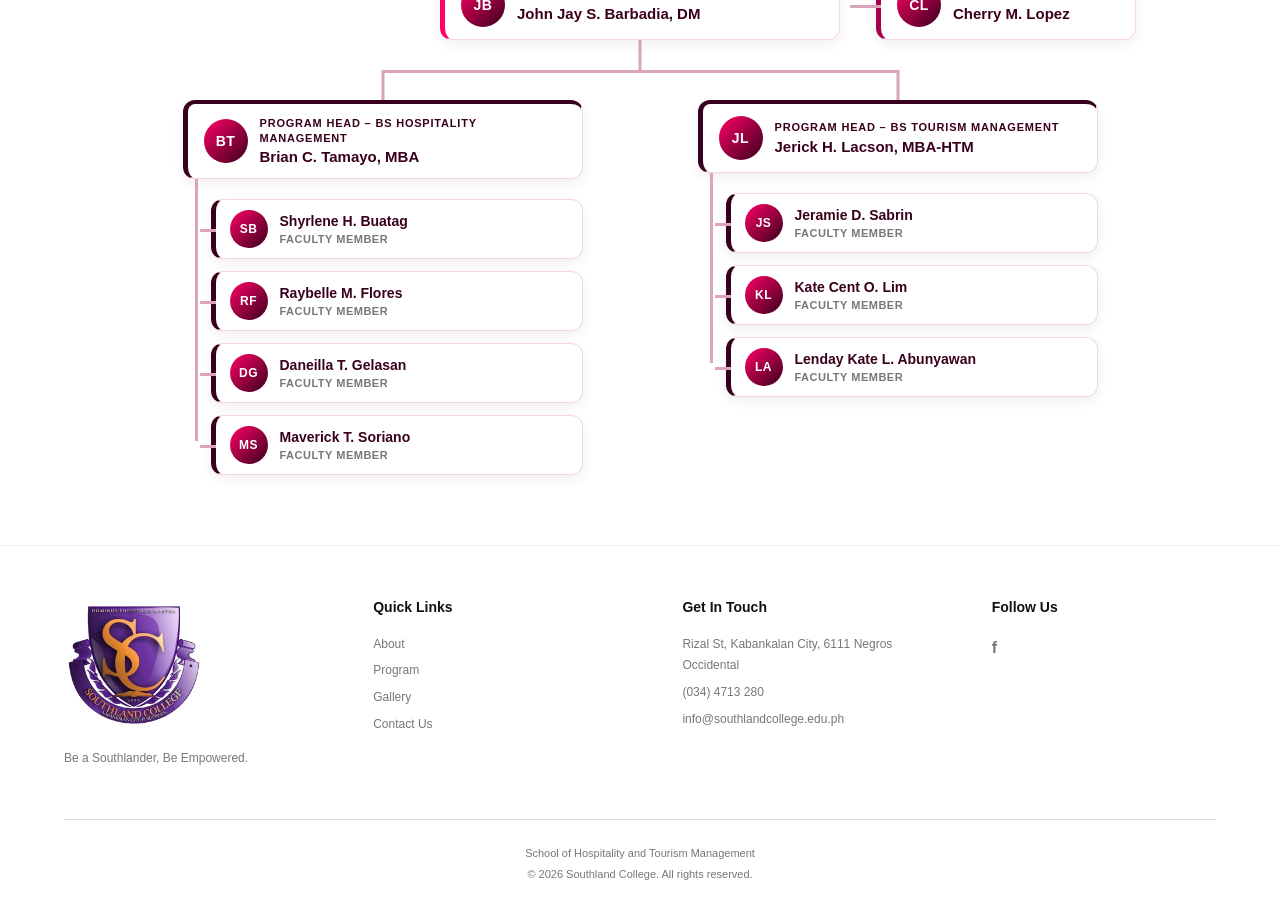
<file: program.html>
<!DOCTYPE html>
<html lang="en">
<head>
    <meta charset="UTF-8">
    <meta name="viewport" content="width=device-width, initial-scale=1.0">
    <title>Program</title>
    <link rel="stylesheet" href="css/style.css">
</head>
<body class="program">
    
    <!--Navigation header-->
    <header>
        <div class="nav-container">
            <div class="logo-brand">

                <!-- Bottom Row: SHTM Logo + Subtitle Text -->
                <div class="logo-row">
                    <img src="images/SHTMlogo.png" alt="SHTM Logo" class="brand-logo">
                    <span class="shtm-subtitle">School of Hospitality and Tourism Management</span>
                </div>
            </div>

            <!-- Menu Button -->
                <button class="menu-btn" onclick="showMenu()">☰</button>

            <!-- Navigation Links -->
            <div class="nav" id="navLinks">

                <button class="close-btn" onclick="hideMenu()">✕</button>

                <a href="index.html">Home</a>
                <a href="about.html">About</a>
                

            <div class="dropdown">
                <button href="program.html" class="dropbtn">Programs ▾</button>
                <div class="dropdown-content">
                <a href="program.html">ALL PROGRAMS</a>
                <a href="hm.html">BSHM | Hospitality Management</a>
                <a href="tm.html">BSTM | Tourism Management</a>
                </div>
            </div>

                <a href="gallery.html">Gallery</a>
                <a href="contact.html">Contact Us</a>
            </div>
            </div>

        </div>
    </header>

   
<!-- HERO SECTION -->
<section class="prog-hero" id="program">
    <div class="prog-hero-inner">

        <div class="prog-hero-text">
            <span class="prog-tag">DISCOVER YOUR PASSION</span>
            <h1>Academic Programs</h1>
            <p>
                Discover the exciting programs offered by the School of Hospitality and Tourism Management,
                designed to develop students' knowledge, enhance their practical skills,
                and prepare them for successful careers in the hospitality and tourism industry.
            </p>
        </div>

        <!-- Programs background video (placeholder shows until the video is added) -->
        <div class="prog-video">
            <video autoplay muted loop playsinline>
                <source src="video/hm-tm.mp4" type="video/mp4">
            </video>
        </div>

    </div>
</section>

<!-- BREADCRUMB -->
<div class="breadcrumb">
    <a href="home.html">Home</a>
    <span>&gt;</span>
    <strong>Academics</strong>
</div>

<!-- PROGRAM CARDS -->
<section class="prog-cards">
    <div class="prog-cards-grid">

        <!-- Hospitality Management -->
        <article class="prog-card prog-card-hm">
            <div class="prog-card-img"></div>
            <div class="prog-card-body">
                <span class="prog-card-code">BSHM</span>
                <h2>Hospitality Management</h2>
                <p>Be the welcoming face of hospitality. Develop your communication and guest service skills.</p>
                <a href="hm.html" class="prog-btn">Learn More <span>&rarr;</span></a>
            </div>
        </article>

        <!-- Tourism Management -->
        <article class="prog-card prog-card-tm">
            <div class="prog-card-img"></div>
            <div class="prog-card-body">
                <span class="prog-card-code">BSTM</span>
                <h2>Tourism Management</h2>
                <p>Explore, discover, and create unforgettable travel experiences around the world.</p>
                <a href="tm.html" class="prog-btn">Learn More <span>&rarr;</span></a>
            </div>
        </article>

    </div>
</section>

<!-- ORGANIZATIONAL CHART -->
<section class="org-section" id="org-chart">
    <div class="org-inner">

        <div class="org-header">
            <span class="org-label">OUR PEOPLE</span>
            <h2>Organizational Chart</h2>
            <p>School of Business and Management &middot; Department of Hospitality &amp; Tourism Management &middot; SY 2026-2027</p>
        </div>

        <div class="org-tree">

            <!-- President -->
            <div class="org-node org-top">
                <span class="org-avatar">JV</span>
                <div class="org-text">
                    <span class="org-role">President</span>
                    <strong class="org-name">Juan Antonio Z. Villaluz, USRN, PhD</strong>
                </div>
            </div>
            <div class="org-link"></div>

            <!-- Executive Vice President -->
            <div class="org-node org-top">
                <span class="org-avatar">MZ</span>
                <div class="org-text">
                    <span class="org-role">Executive Vice President</span>
                    <strong class="org-name">Miguel M. Zayco</strong>
                </div>
            </div>
            <div class="org-link"></div>

            <!-- Vice President for Academics -->
            <div class="org-node org-top">
                <span class="org-avatar">IP</span>
                <div class="org-text">
                    <span class="org-role">Vice President for Academics</span>
                    <strong class="org-name">Imelda M. Patricio, LPT, PhD.</strong>
                </div>
            </div>
            <div class="org-link"></div>

            <!-- Dean + Secretary -->
            <div class="org-dean-row">
                <div class="org-node org-top">
                    <span class="org-avatar">JB</span>
                    <div class="org-text">
                        <span class="org-role">Dean &ndash; School of Business &amp; Management</span>
                        <strong class="org-name">John Jay S. Barbadia, DM</strong>
                    </div>
                </div>

                <div class="org-node org-side">
                    <span class="org-avatar">CL</span>
                    <div class="org-text">
                        <span class="org-role">Secretary</span>
                        <strong class="org-name">Cherry M. Lopez</strong>
                    </div>
                </div>
            </div>

            <!-- Program branches -->
            <div class="org-branches">

                <!-- BS Hospitality Management -->
                <div class="org-branch org-hm">
                    <div class="org-node org-head">
                        <span class="org-avatar">BT</span>
                        <div class="org-text">
                            <span class="org-role">Program Head &ndash; BS Hospitality Management</span>
                            <strong class="org-name">Brian C. Tamayo, MBA</strong>
                        </div>
                    </div>

                    <ul class="org-faculty">
                        <li class="org-node org-member">
                            <span class="org-avatar">SB</span>
                            <div class="org-text">
                                <strong class="org-name">Shyrlene H. Buatag</strong>
                                <span class="org-role">Faculty Member</span>
                            </div>
                        </li>
                        <li class="org-node org-member">
                            <span class="org-avatar">RF</span>
                            <div class="org-text">
                                <strong class="org-name">Raybelle M. Flores</strong>
                                <span class="org-role">Faculty Member</span>
                            </div>
                        </li>
                        <li class="org-node org-member">
                            <span class="org-avatar">DG</span>
                            <div class="org-text">
                                <strong class="org-name">Daneilla T. Gelasan</strong>
                                <span class="org-role">Faculty Member</span>
                            </div>
                        </li>
                        <li class="org-node org-member">
                            <span class="org-avatar">MS</span>
                            <div class="org-text">
                                <strong class="org-name">Maverick T. Soriano</strong>
                                <span class="org-role">Faculty Member</span>
                            </div>
                        </li>
                    </ul>
                </div>

                <!-- BS Tourism Management -->
                <div class="org-branch org-tm">
                    <div class="org-node org-head">
                        <span class="org-avatar">JL</span>
                        <div class="org-text">
                            <span class="org-role">Program Head &ndash; BS Tourism Management</span>
                            <strong class="org-name">Jerick H. Lacson, MBA-HTM</strong>
                        </div>
                    </div>

                    <ul class="org-faculty">
                        <li class="org-node org-member">
                            <span class="org-avatar">JS</span>
                            <div class="org-text">
                                <strong class="org-name">Jeramie D. Sabrin</strong>
                                <span class="org-role">Faculty Member</span>
                            </div>
                        </li>
                        <li class="org-node org-member">
                            <span class="org-avatar">KL</span>
                            <div class="org-text">
                                <strong class="org-name">Kate Cent O. Lim</strong>
                                <span class="org-role">Faculty Member</span>
                            </div>
                        </li>
                        <li class="org-node org-member">
                            <span class="org-avatar">LA</span>
                            <div class="org-text">
                                <strong class="org-name">Lenday Kate L. Abunyawan</strong>
                                <span class="org-role">Faculty Member</span>
                            </div>
                        </li>
                    </ul>
                </div>

            </div>
        </div>

    </div>
</section>

<!-- FOOTER -->
<footer class="footer">
    <div class="footer-container">

        <!-- SCHOOL LOGO -->
        <div class="footer-col footer-brand">
            <img src="images/sc logo.png" alt="Southland College Logo">
            <p>Be a Southlander, Be Empowered.</p>
        </div>

        <!-- QUICK LINKS -->
        <div class="footer-col">
            <h5>Quick Links</h5>
            <a href="about.html">About</a>
            <a href="program.html">Program</a>
            <a href="gallery.html">Gallery</a>
            <a href="contact.html">Contact Us</a>
        </div>

        <!-- CONTACT INFORMATION -->
        <div class="footer-col">
            <h5>Get In Touch</h5>
            <p>Rizal St, Kabankalan City, 6111 Negros Occidental</p>
            <p>(034) 4713 280</p>
            <p>info@southlandcollege.edu.ph</p>
        </div>

        <!-- SOCIAL MEDIA -->
        <div class="footer-col">
            <h5>Follow Us</h5>
            <div class="social-links">
                <a href="https://www.facebook.com/SCHospitalityAndTourismManagement">f</a>
            </div>
        </div>

    </div>

    <!-- FOOTER BOTTOM -->
    <div class="footer-bottom">
        <p>School of Hospitality and Tourism Management</p>
        <p>© 2026 Southland College. All rights reserved.</p>

    </div>
</footer>

<script>
        function showMenu() { document.getElementById('navLinks').classList.add('show'); }
        function hideMenu() { document.getElementById('navLinks').classList.remove('show'); }
</script>

    
</body>
</html>
</file>
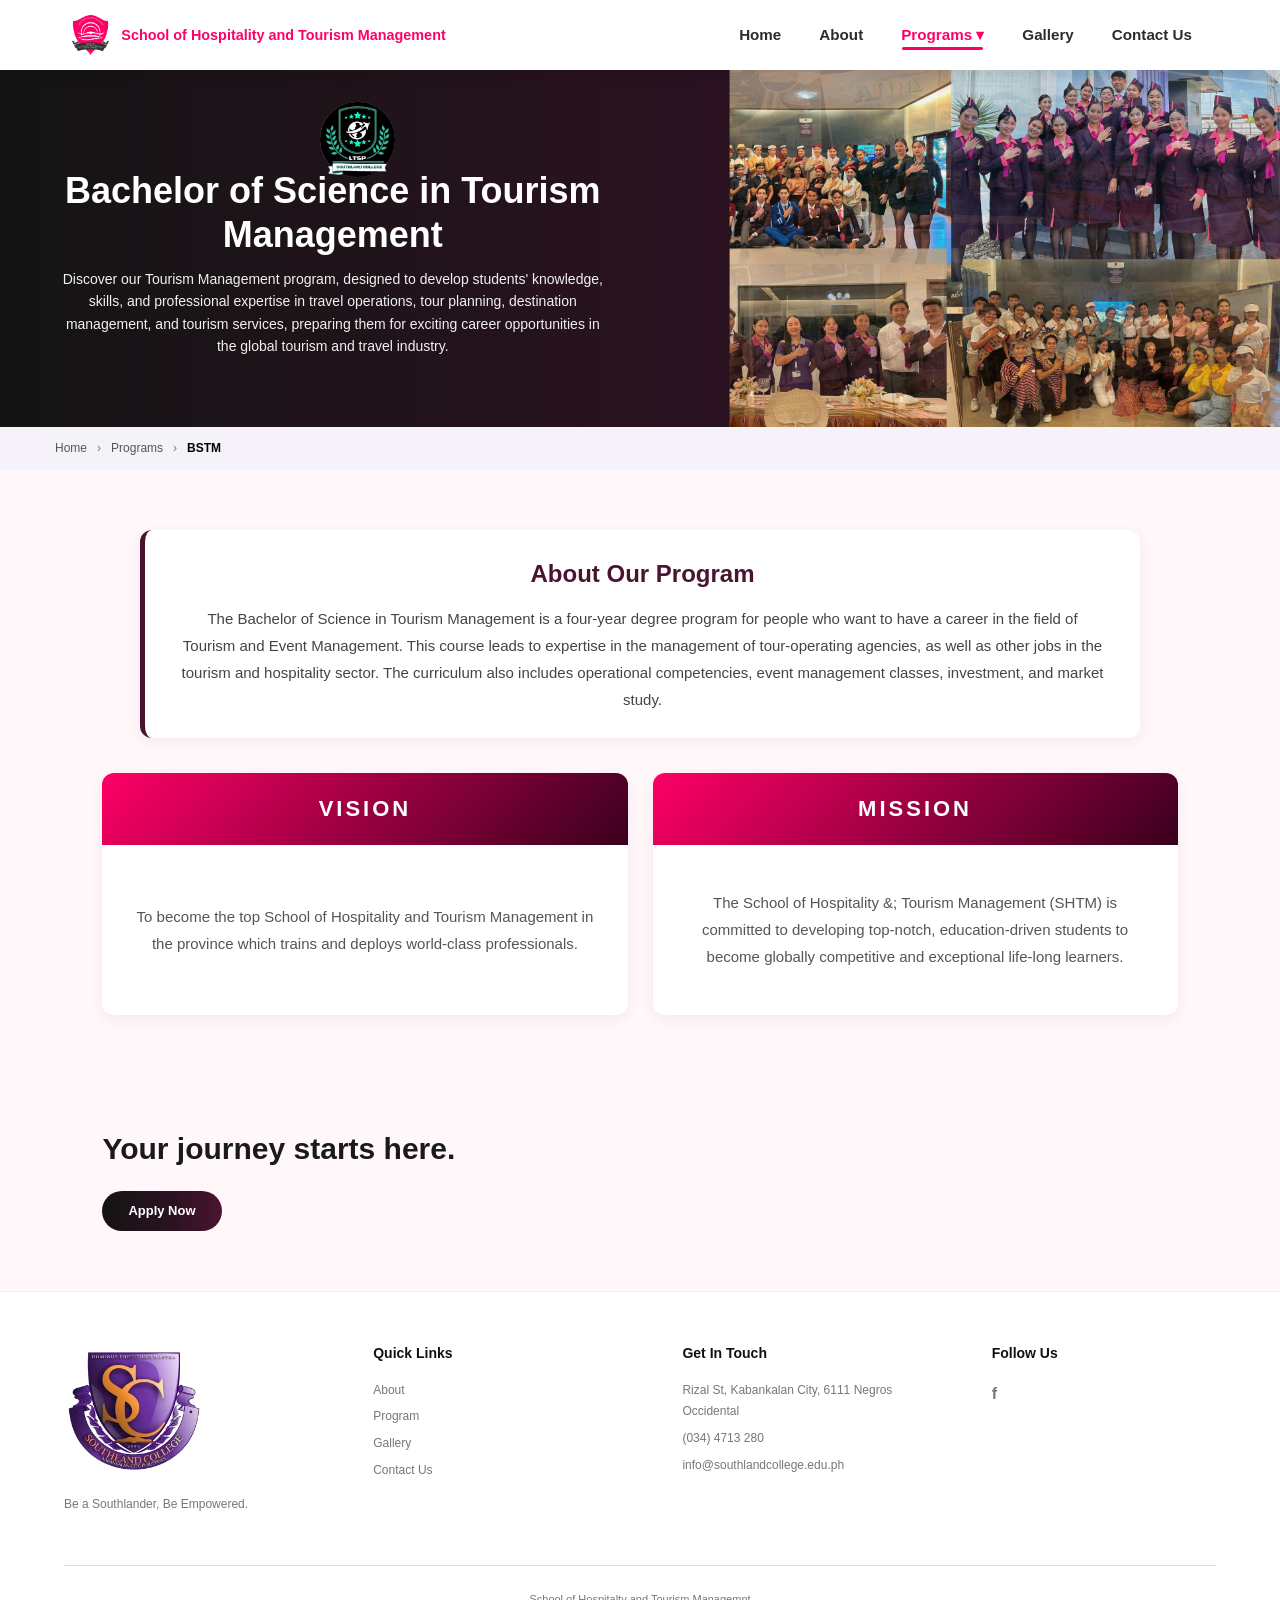
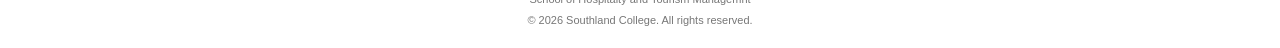
<file: tm.html>
<!DOCTYPE html>
<html lang="en">
<head>
    <meta charset="UTF-8">
    <meta name="viewport" content="width=device-width, initial-scale=1.0">
    <title>Tourism Management</title>
    <link rel="stylesheet" href="css/style (1).css">
</head>
<body class="tm">
    <!--Navigation header-->
    <header>
        <div class="nav-container">
            <div class="logo-brand">
                <!-- Bottom Row: SHTM Logo + Subtitle Text -->
                <div class="logo-row">
                    <img src="images/SHTMlogo.png" alt="SHTM Logo" class="brand-logo">
                    <span class="shtm-subtitle">School of Hospitality and Tourism Management</span>
                </div>
            </div>

                <!-- Menu Button -->
                <button class="menu-btn" onclick="showMenu()">☰</button>

            <!-- Navigation Links -->
            <div class="nav" id="navLinks">

                <button class="close-btn" onclick="hideMenu()">✕</button>

                <a href="index.html">Home</a>
                <a href="about.html">About</a>
                

            <div class="dropdown">
                <button href="program.html" class="dropbtn">Programs ▾</button>
                <div class="dropdown-content">
                <a href="program.html">ALL PROGRAMS</a>
                <a href="hm.html">BSHM | Hospitality Management</a>
                <a href="tm.html">BSTM | Tourism Management</a>
                </div>
            </div>

                <a href="gallery.html">Gallery</a>
                <a href="contact.html">Contact Us</a>
            </div>
            </div>

        </div>
    </header>
    <!-- HERO SECTION -->
<section class="tm-hero" id="program">

    <!-- Background Image -->
    <img src="images/TM.png" alt="Tourism Management" class="tm-image">

    <!-- Background Overlay -->
    <div class="hero-overlay-tm"></div>

    <!-- CENTER LOGO -->
    <div class="tm-logo">
        <img src="images/TM LOGO.png" alt="SHTM Logo">
    </div>

    <!-- HERO CONTENT -->
    <div class="tm-content-hero">
        <h1>Bachelor of Science in Tourism Management</h1>

        <p>
            Discover our Tourism Management program, designed to develop
            students' knowledge, skills, and professional expertise in
            travel operations, tour planning, destination management,
            and tourism services, preparing them for exciting career
            opportunities in the global tourism and travel industry.
        </p>
    </div>

</section>

<!-- BREADCRUMB -->
<div class="breadcrumb">
    <a href="home.html">Home</a>
    <span>&rsaquo;</span>
    <a href="program.html">Programs</a>
    <span>&rsaquo;</span>
    <strong>BSTM</strong>
</div>

<!-- ABOUT SHTM SECTION -->
<section class="about-shtm">

    <!-- PROGRAM DESCRIPTION -->
    <div class="about-description">
        <h2>About Our Program</h2>
        <p>
            The Bachelor of Science in Tourism Management is a four-year degree program for people who want to have a career in the field of Tourism and Event Management. This course leads to expertise in the management of tour-operating agencies, as well as other jobs in the tourism and hospitality sector. 
            The curriculum also includes operational competencies, event management classes, investment, and market study.
    </div>

    <!-- VISION AND MISSION -->
    <div class="vm-container">

        <!-- VISION -->
        <div class="vm-card">
            <div class="vm-header">
                <h3>VISION</h3>
            </div>

            <div class="vm-content">
                <p>
                    To become the top School of Hospitality and Tourism Management in the province which trains and deploys world-class professionals.
                </p>
            </div>
        </div>

        <!-- MISSION -->
        <div class="vm-card">
            <div class="vm-header">
                <h3>MISSION</h3>
            </div>

            <div class="vm-content">
                <p>
                    The School of Hospitality &; Tourism Management (SHTM) is committed to developing top-notch, education-driven students to become globally competitive and exceptional life-long learners.
            </div>
        </div>

    </div>

</section>



<!-- CALL TO ACTION -->
<section class="tm-cta">
    <h2>Your journey starts here.</h2>
    <a href="contact.html" class="tm-cta-btn">Apply Now</a>
</section>


<!-- FOOTER -->
<footer class="footer">
    <div class="footer-container">

        <!-- SCHOOL LOGO -->
        <div class="footer-col footer-brand">
            <img src="images/sc logo.png" alt="Southland College Logo">
            <p>Be a Southlander, Be Empowered.</p>
        </div>

        <!-- QUICK LINKS -->
        <div class="footer-col">
            <h5>Quick Links</h5>
            <a href="about.html">About</a>
            <a href="program.html">Program</a>
            <a href="gallery.html">Gallery</a>
            <a href="contact.html">Contact Us</a>
        </div>

        <!-- CONTACT INFORMATION -->
        <div class="footer-col">
            <h5>Get In Touch</h5>
            <p>Rizal St, Kabankalan City, 6111 Negros Occidental</p>
            <p>(034) 4713 280</p>
            <p>info@southlandcollege.edu.ph</p>
        </div>

        <!-- SOCIAL MEDIA -->
        <div class="footer-col">
            <h5>Follow Us</h5>
            <div class="social-links">
                <a href="https://www.facebook.com/SCHospitalityAndTourismManagement">f</a>
            </div>
        </div>

    </div>

    <!-- FOOTER BOTTOM -->
    <div class="footer-bottom">
        <p>School of Hospitalty and Tourism Managemnt</p>
        <p>© 2026 Southland College. All rights reserved.</p>

    </div>
</footer>

<script>
    var navLinks = document.getElementById("navLinks");

    function showMenu() {
        navLinks.style.right = "0";
    }

    function hideMenu() {
        navLinks.style.right = "-200px";
    }
</script>
</body>
</html>
</file>
<file: css/style.css>
/* ==========================================================
   style.css  —  merged from:
   home.css, about.css, program.css, hm.css, tm.css,
   gallery.css, contact.css

   Structure
     1. Variables & base
     2. Header & navigation (shared)
     3. Shared components (breadcrumb, footer)
     4. HOME (global components: hero, explore, cards, admission)
     5. ABOUT        (body.about)
     6. PROGRAM      (body.program)
     7. HOSPITALITY  (body.hm)
     8. TOURISM      (body.tm)
     9. GALLERY      (body.gallery)
    10. CONTACT      (body.contact)
    11. Shared responsive rules
   ========================================================== */

/* ==========================================
   1. VARIABLES & BASE
========================================== */
:root {
  --primary-color: #FF0066;
  --primary-dark: #D60054;
  --primary-light: #FF3385;
  --accent-dark: #2C2C2C;
  --accent-black: #1A1A1A;
  --maroon: #39001d;
  --bg-light: #F9F9F9;
  --text-main: #333333;
  --text-muted: #666666;
  --white: #FFFFFF;
  --shadow: 0 4px 15px rgba(0, 0, 0, 0.1);
  --transition: all 0.3s ease;

  /* HM */
  --hm-gold: #FF0066;
  --hm-dark-gold: #D60054;
  --hm-border: #FF3385;
  --hm-gradient: linear-gradient(90deg, #141414 0%, #2a1220 55%, #4a1430 100%);

  /* TM */
  --tm-dark: #4a1430;
  --tm-mid: #D60054;
  --tm-light: #2a1220;
  --tm-border: #4a1430;
  --tm-gradient: linear-gradient(90deg, #141414 0%, #2a1220 55%, #4a1430 100%);
}

* {
  margin: 0;
  padding: 0;
  box-sizing: border-box;
  font-family: 'Segoe UI', Tahoma, Geneva, Verdana, sans-serif;
}

body {
  background-color: #fafbfc;
  color: var(--text-main);
  line-height: 1.6;
}

a { text-decoration: none; color: inherit; }
ul { list-style: none; }

/* ==========================================
   2. HEADER & NAVIGATION
========================================== */
header {
  background-color: var(--white);
  box-shadow: var(--shadow);
  position: sticky;
  top: 0;
  z-index: 1000;
}

.nav-container {
  max-width: 1200px;
  margin: 0 auto;
  display: flex;
  justify-content: space-between;
  align-items: center;
  padding: 0.8rem 2rem;
}

.logo-brand { display: flex; flex-direction: column; gap: 6px; }
.logo-row { display: flex; align-items: center; gap: 12px; }
.brand-logo { height: 40px; width: auto; object-fit: contain; }

.sc-title {
  font-size: 1.1rem;
  font-weight: 800;
  color: var(--accent-black);
  line-height: 1;
  text-transform: uppercase;
  letter-spacing: 0.5px;
}

.shtm-subtitle {
  font-size: 0.9rem;
  font-weight: 700;
  color: var(--primary-color);
  line-height: 1;
}

.nav {
  display: flex;
  align-items: center;
  gap: 6px;
}

.nav > a,
.dropbtn {
  position: relative;
  display: inline-block;
  padding: 10px 16px;
  color: var(--accent-dark);
  font-size: 0.95rem;
  font-weight: 600;
  background: none;
  border: none;
  border-radius: 8px;
  cursor: pointer;
  transition: var(--transition);
}

.nav > a::after,
.dropbtn::after {
  content: "";
  position: absolute;
  left: 50%;
  bottom: 4px;
  width: 0;
  height: 3px;
  background: var(--primary-color);
  border-radius: 3px;
  transition: var(--transition);
}

.nav > a:hover,
.dropdown:hover .dropbtn {
  color: var(--primary-color);
  transform: translateY(-2px);
}

.nav > a:hover::after,
.dropdown:hover .dropbtn::after {
  width: 70%;
  left: 15%;
}

/* highlight "Programs" on program pages */
body.program .dropbtn,
body.hm .dropbtn,
body.tm .dropbtn { color: var(--primary-color); }

body.hm .dropbtn::after,
body.tm .dropbtn::after { width: 70%; left: 15%; }

/* Dropdown */
.dropdown { position: relative; display: inline-block; }

.dropdown-content {
  position: absolute;
  top: 100%;
  left: 0;
  min-width: 270px;
  background: #fff;
  border-radius: 10px;
  overflow: hidden;
  box-shadow: var(--shadow);
  opacity: 0;
  visibility: hidden;
  transform: translateY(12px);
  transition: var(--transition);
  z-index: 200;
}

.dropdown:hover .dropdown-content,
.dropdown:focus-within .dropdown-content {
  opacity: 1;
  visibility: visible;
  transform: translateY(0);
}

.dropdown-content a {
  display: block;
  padding: 14px 18px;
  color: var(--accent-dark);
  font-weight: 600;
  font-size: 0.9rem;
  border-left: 4px solid transparent;
  transition: var(--transition);
}

.dropdown-content a:hover {
  background: #F9F9F9;
  border-left-color: var(--primary-color);
  padding-left: 26px;
}

.menu-btn,
.close-btn { display: none; }

/* ==========================================
   3. SHARED COMPONENTS
========================================== */

/* ----- Breadcrumb ----- */
.breadcrumb {
  background: #f5f3f9;
  padding: 12px 4.3%;
  display: flex;
  align-items: center;
  gap: 10px;
  font-size: 12px;
}
.breadcrumb a { color: #555; }
.breadcrumb a:hover { color: var(--maroon); }
.breadcrumb span { color: #777; }
.breadcrumb strong { color: #000; font-weight: 700; }

body.gallery .breadcrumb,
body.contact .breadcrumb { padding: 12px 8%; }

/* ----- Footer ----- */
.footer {
  background: #fff;
  padding: 50px 5% 15px;
  color: #777;
  border-top: 1px solid #eee;
}

.footer-container {
  display: grid;
  grid-template-columns: 1.2fr 1.2fr 1.2fr 1fr;
  gap: 40px;
  padding-bottom: 45px;
}

.footer-col h5 { color: #111; font-size: 14px; font-weight: 700; margin-bottom: 15px; }

.footer-col p,
.footer-col a { font-size: 12px; line-height: 1.8; color: #777; margin: 0 0 5px; }

.footer-col a { display: block; transition: 0.3s; }
.footer-col a:hover { color: var(--maroon); }

.footer-brand img { width: 140px; height: auto; margin-bottom: 12px; }

.social-links { display: flex; gap: 15px; }
.social-links a { font-size: 16px; font-weight: bold; color: #777; }

.footer-bottom { border-top: 1px solid #ddd; text-align: center; padding-top: 22px; }
.footer-bottom p { font-size: 11px; color: #777; margin: 3px 0; }

/* contact page footer variant */
body.contact .footer-col h5 { color: var(--maroon); }
body.contact .footer-col p,
body.contact .footer-col a { color: #666; }
body.contact .footer-col a:hover { color: var(--primary-color); }
body.contact .footer-col .social-links a:hover { background: var(--maroon); color: #fff; }

/* ==========================================
   4. HOME  (shared components)
========================================== */

/* ----- Hero / intro (dark) ----- */
.intro {
  display: flex;
  align-items: center;
  justify-content: space-between;
  gap: 40px;
  padding: 50px 8%;
  min-height: 50vh;
  background: linear-gradient(90deg, #141414 0%, #2a1220 55%, #4a1430 100%);
  color: #fff;
}

.intro-content {
  flex: 1;
  display: flex;
  flex-direction: column;
  justify-content: center;
  text-align: left;
  max-width: 650px;
}

.hero-tag {
  display: block;
  font-size: 12px;
  font-weight: 600;
  color: #ff4f9a;
  margin-bottom: 8px;
  letter-spacing: 1px;
}

.hero-title {
  font-size: 40px;
  line-height: 1.15;
  font-weight: 700;
  margin-bottom: 16px;
}

.hero-sub {
  font-size: 14px;
  color: #e8e8e8;
  margin-bottom: 22px;
}

.hero-buttons { display: flex; gap: 12px; flex-wrap: wrap; }

.btn {
  font-size: 12px;
  font-weight: 600;
  padding: 10px 22px;
  border-radius: 999px;
  border: none;
  cursor: pointer;
  transition: transform .2s ease, box-shadow .2s ease;
}
.btn:hover { transform: translateY(-2px); box-shadow: 0 6px 16px rgba(0,0,0,.4); }
.btn-primary { color: #fff; background: linear-gradient(135deg, #ff0066, #1a0010); }
.btn-secondary { color: #e6197a; background: #fff; }

.bg-video {
  order: 2;
  width: 420px;
  height: 280px;
  flex-shrink: 0;
  background: #2b2b2b;
  border-radius: 12px;
  overflow: hidden;
}

.bg-video video {
  width: 100%;
  height: 100%;
  object-fit: cover;
  display: block;
}

/* ----- Welcome / about section ----- */
.hero {
  display: grid;
  grid-template-columns: 1.1fr 1fr;
  align-items: center;
  gap: 50px;
  padding: 60px 8%;
  background: #fff;
}

.welcome {
  display: flex;
  align-items: center;
  gap: 15px;
  margin-bottom: 10px;
}

.welcome span { height: 1px; background-color: #7a2048; flex: 1; }

.welcome p {
  color: #7a2048;
  font-weight: bold;
  font-size: 12px;
  letter-spacing: 1px;
  text-transform: uppercase;
}

.hero-content h2 {
  font-size: 32px;
  line-height: 1.3;
  margin-bottom: 12px;
  color: #1a0010;
}

.description {
  color: #7a2048;
  font-size: 15px;
  line-height: 1.65;
  margin-bottom: 14px;
}

.second { font-size: 14px; }

.hero-video {
  width: 100%;
  height: 335px;
  padding: 4px;
  border: 3px solid #eeeaf5;
  border-radius: 17px;
  box-shadow: 0 15px 30px rgba(0, 0, 0, 0.15);
  overflow: hidden;
}

.hero-video video {
  width: 100%;
  height: 100%;
  object-fit: cover;
  border-radius: 12px;
  display: block;
}

/* ----- Learn more button ----- */
.learn-btn {
  display: inline-flex;
  align-items: center;
  gap: 15px;
  background: linear-gradient(135deg, #ff0066, #1a0010);
  color: #fff;
  padding: 12px 28px;
  border-radius: 9px;
  font-size: 13px;
  font-weight: bold;
  margin-top: 8px;
  transition: var(--transition);
}

.learn-btn:hover { background: #1a0010; transform: translateY(-3px); }

/* ----- Explore / programs (pink) ----- */
.explore-section {
  background-image:
    radial-gradient(circle at top right, rgba(255,255,255,0.15), transparent 35%),
    linear-gradient(135deg, #ff0066, #d90059, #a80050);
  padding: 50px 8%;
  color: #fff;
  overflow: hidden;
}

.section-heading { text-align: center; margin-bottom: 30px; }

.subtitle {
  display: inline-block;
  font-size: 12px;
  letter-spacing: 5px;
  margin-bottom: 18px;
  color: #ffe0ed;
}

.section-heading h1 { font-size: 32px; margin-bottom: 12px; }

.section-heading h1 span {
  font-family: Georgia, serif;
  font-style: italic;
  color: #ffd2e4;
}

.section-heading p { font-size: 14px; color: #fff0f6; }

/* ----- Program cards (home + program page) ----- */
.prog-cards { padding: 40px 8% 60px; }

.prog-cards-grid {
  max-width: 960px;
  margin: 0 auto;
  display: grid;
  grid-template-columns: repeat(2, minmax(0, 1fr));
  gap: 28px;
}

.prog-card {
  --accent: #ff0066;
  background: #ffffff;
  border-radius: 16px;
  overflow: hidden;
  border-top: 5px solid var(--accent);
  box-shadow: 0 8px 24px rgba(57, 0, 29, 0.10);
  transition: transform 0.3s ease, box-shadow 0.3s ease;
}

.prog-card:hover {
  transform: translateY(-6px);
  box-shadow: 0 16px 34px rgba(57, 0, 29, 0.18);
}

.prog-card-hm { --accent: #39001d; }
.prog-card-tm { --accent: #39001d; }

.prog-card-img {
  height: 210px;
  background-size: cover;
  background-position: center;
  background-color: #39001d;
}

.prog-card-hm .prog-card-img {
  background-image: url('../images/hm1.png'), linear-gradient(135deg, #ff0066, #1a0010);
}

.prog-card-tm .prog-card-img {
  background-image: url('../images/tm1.png'), linear-gradient(135deg, #ff0066, #1a0010);
}

.prog-card-body { padding: 20px 24px 26px; }

.prog-card-code {
  display: block;
  color: var(--accent);
  font-size: 11px;
  font-weight: 700;
  letter-spacing: 1.5px;
  margin-bottom: 4px;
}

.prog-card h2 {
  color: #1a0010;
  font-size: 20px;
  text-transform: uppercase;
  margin-bottom: 8px;
}

.prog-card p {
  color: #666;
  font-size: 13.5px;
  line-height: 1.6;
  margin-bottom: 18px;
}

.prog-btn {
  display: inline-flex;
  align-items: center;
  gap: 8px;
  padding: 10px 22px;
  border-radius: 999px;
  background: linear-gradient(135deg, #ff0066, #1a0010);
  color: #ffffff;
  font-size: 13px;
  font-weight: 700;
  transition: transform 0.2s ease, box-shadow 0.2s ease;
}

.prog-btn:hover {
  transform: translateY(-2px);
  box-shadow: 0 6px 16px rgba(57, 0, 29, 0.35);
}

/* ----- Admission ----- */
.admission-section { padding: 50px 8%; }

.admission-container {
  max-width: 1100px;
  margin: auto;
  padding: 25px;
  background: #f8f5f7;
  border: 1px solid #e8dce2;
  border-radius: 15px;
  box-shadow: 0 5px 12px rgba(0, 0, 0, 0.08);
}

.admission-header { margin-bottom: 22px; }
.header-title { display: flex; align-items: center; gap: 12px; }
.header-icon { font-size: 25px; color: var(--maroon); }
.admission-header h2 { font-size: 21px; color: var(--maroon); }
.admission-header p { font-size: 13px; color: #666; margin: 8px 0 0 34px; line-height: 1.6; }

.admission-content { display: grid; grid-template-columns: 1fr 1fr; gap: 22px; }

.application-card,
.contact-card {
  background: #fff;
  border: 1px solid #e5dce1;
  border-radius: 12px;
  padding: 22px;
}

.application-card h3,
.contact-card h3 { color: var(--maroon); font-size: 16px; margin-bottom: 18px; }

.application-step { display: flex; align-items: flex-start; gap: 13px; margin-bottom: 13px; }
.application-step:last-child { margin-bottom: 0; }

.step-number {
  min-width: 20px;
  height: 20px;
  background: var(--maroon);
  color: #fff;
  border-radius: 50%;
  display: flex;
  justify-content: center;
  align-items: center;
  font-size: 11px;
  font-weight: 700;
}

.application-step p { color: #555; font-size: 13px; line-height: 1.5; }

.contact-description { color: #666; font-size: 13px; line-height: 1.6; margin-bottom: 18px; }

.contact-info { margin-bottom: 13px; border-bottom: 1px solid #e5dce1; padding-bottom: 9px; }

.contact-info span {
  display: block;
  color: var(--maroon);
  font-size: 11px;
  font-weight: 700;
  letter-spacing: 1px;
  margin-bottom: 5px;
}

.contact-info p { color: #555; font-size: 13px; }

.contact-btn {
  display: flex;
  justify-content: center;
  align-items: center;
  gap: 10px;
  background: var(--maroon);
  color: #fff;
  padding: 12px 20px;
  border-radius: 25px;
  font-size: 12px;
  font-weight: 700;
  margin-top: 18px;
  transition: 0.3s;
}
.contact-btn:hover { background: #59002e; }

/* ==========================================
   5. ABOUT PAGE  (body.about)
========================================== */
body.about { background: #ffffff; }

/* Intro hero */
.about-hero {
  background: linear-gradient(90deg, #141414 0%, #2a1220 55%, #4a1430 100%);
  color: #fff;
  padding: 52px 8% 60px;
  text-align: center;
}
.about-hero-inner { max-width: 1100px; margin: 0 auto; }
.about-tag {
  display: block;
  font-size: 11px;
  font-weight: 700;
  letter-spacing: 2px;
  color: #ff4f9a;
  text-transform: uppercase;
  margin-bottom: 10px;
}
.about-hero h2 {
  font-size: clamp(1.8rem, 4vw, 2.8rem);
  font-weight: 800;
  line-height: 1.15;
  margin-bottom: 16px;
}
.about-hero p {
  color: #e8e8e8;
  font-size: 15px;
  line-height: 1.7;
  text-align: center;
}

/* Vision & Mission */
.about-vm { background: #fff5f9; padding: 56px 8%; }
.about-vm-grid {
  max-width: 1100px;
  margin: 0 auto;
  display: grid;
  grid-template-columns: repeat(2, 1fr);
  gap: 24px;
}
.about-vm-card {
  background: #fff0f6;
  border: 1px solid #f5d6e2;
  border-radius: 12px;
  padding: 26px 28px;
  transition: var(--transition);
}
.about-vm-card:hover {
  transform: translateY(-4px);
  border-color: #ff0066;
  box-shadow: 0 8px 20px rgba(255, 0, 102, 0.12);
}
.about-vm-card h3 { color: #39001d; font-size: 1.15rem; margin-bottom: 10px; }
.about-vm-card p { color: #555; font-size: 0.95rem; line-height: 1.7; }

/* Shared section headings */
.about-section { padding: 60px 8%; background: #ffffff; }
.about-section-inner { max-width: 1100px; margin: 0 auto; }

body.about .section-label {
  display: block;
  color: #ff0066;
  font-size: 12px;
  font-weight: 700;
  letter-spacing: 2px;
  text-transform: uppercase;
  margin-bottom: 8px;
}
body.about .section-title {
  color: #1a0010;
  font-size: clamp(1.6rem, 3vw, 2.2rem);
  font-weight: 800;
  margin-bottom: 10px;
  text-align: left;
}
body.about .section-sub { color: var(--text-muted); margin-bottom: 30px; }

/* Goals & objectives */
.goals-grid {
  margin-top: 28px;
  display: grid;
  grid-template-columns: repeat(2, 1fr);
  gap: 16px;
}
.goal-card {
  display: flex;
  align-items: flex-start;
  gap: 16px;
  background: #fff5f9;
  border: 1px solid #f5d6e2;
  border-radius: 12px;
  padding: 20px;
  transition: var(--transition);
}
.goal-card:hover {
  transform: translateY(-4px);
  border-color: #ff0066;
  box-shadow: 0 8px 20px rgba(255, 0, 102, 0.12);
}
.goal-num {
  flex-shrink: 0;
  width: 40px;
  height: 40px;
  display: flex;
  align-items: center;
  justify-content: center;
  color: #ff0066;
  font-weight: 700;
  font-size: 0.9rem;
  border-radius: 10px;
}
.goal-card p { color: #555; font-size: 0.92rem; line-height: 1.65; }

/* Our journey / timeline */
.journey-section { background: #fff5f9; }
.timeline { position: relative; padding: 10px 0; margin-top: 30px; }
.timeline::before {
  content: "";
  position: absolute;
  top: 0;
  bottom: 0;
  left: 50%;
  width: 4px;
  background: linear-gradient(to bottom, #ff3385, #d60054);
  transform: translateX(-50%);
  border-radius: 4px;
}
.timeline-item { position: relative; width: 50%; padding: 10px 40px; margin-bottom: 20px; }
.timeline-item.left { left: 0; text-align: right; }
.timeline-item.right { left: 50%; text-align: left; }
.timeline-item::after {
  content: "";
  position: absolute;
  top: 28px;
  width: 18px;
  height: 18px;
  background: #fff;
  border: 4px solid #ff0066;
  border-radius: 50%;
  z-index: 1;
}
.timeline-item.left::after { right: -11px; }
.timeline-item.right::after { left: -11px; }
.timeline-content {
  background: #fff;
  padding: 20px 24px;
  border-radius: 12px;
  border: 1px solid #f5d6e2;
  border-top: 4px solid #ff0066;
  box-shadow: 0 4px 12px rgba(57, 0, 29, 0.06);
  transition: var(--transition);
}
.timeline-content:hover {
  transform: translateY(-5px);
  box-shadow: 0 8px 20px rgba(255, 0, 102, 0.12);
}
.timeline-year {
  display: inline-block;
  color: #ff0066;
  font-weight: 700;
  font-size: 0.85rem;
  letter-spacing: 1px;
  padding: 4px 14px;
  border-radius: 999px;
  margin-bottom: 10px;
}
.timeline-content h4 { color: #39001d; font-size: 1.05rem; margin-bottom: 8px; }
.timeline-content p { color: #555; font-size: 0.93rem; line-height: 1.6; }

/* Explore Programs button */
.about-cta { padding: 10px 8% 60px; background: #fff; }
.about-cta-inner { max-width: 1100px; margin: 0 auto; }
.explore-btn {
  display: inline-flex;
  align-items: center;
  gap: 10px;
  background: #39001d;
  color: #fff;
  font-size: 13px;
  font-weight: 700;
  padding: 12px 26px;
  border-radius: 999px;
  transition: var(--transition);
}
.explore-btn:hover { background: #ff0066; transform: translateY(-3px); }

@media (max-width: 768px) {
  .about-hero { padding: 40px 6% 44px; }
  .about-vm { padding: 40px 6%; }
  .about-section { padding: 44px 6%; }
  .about-vm-grid,
  .goals-grid { grid-template-columns: 1fr; }
  .about-cta { padding: 0 6% 44px; }

  .timeline::before { left: 18px; }
  .timeline-item,
  .timeline-item.left,
  .timeline-item.right {
    width: 100%;
    left: 0;
    text-align: left;
    padding: 10px 0 10px 50px;
  }
  .timeline-item.left::after,
  .timeline-item.right::after { left: 9px; right: auto; }
}

/* ==========================================
   6. PROGRAM PAGE  (body.program)
========================================== */

/* hero */
.prog-hero {
  background: linear-gradient(90deg, #141414 0%, #2a1220 55%, #4a1430 100%);
  color: #fff;
  padding: 56px 8%;
}

.prog-hero-inner {
  max-width: 1200px;
  margin: 0 auto;
  display: flex;
  align-items: center;
  justify-content: space-between;
  gap: 40px;
}

.prog-hero-text { flex: 1; max-width: 640px; }

.prog-tag {
  display: block;
  font-size: 11px;
  font-weight: 700;
  letter-spacing: 2px;
  color: #ff4f9a;
  margin-bottom: 12px;
}

.prog-hero h1 {
  font-size: clamp(2rem, 5vw, 3rem);
  font-weight: 700;
  line-height: 1.15;
  margin-bottom: 16px;
}

.prog-hero p { color: #e8e8e8; font-size: 15px; line-height: 1.7; }

/* video box */
.prog-video {
  position: relative;
  width: 420px;
  height: 280px;
  flex-shrink: 0;
  background: #2b2b2b;
  border: 1px solid rgba(255, 255, 255, 0.15);
  border-radius: 6px;
  overflow: hidden;
}

.prog-video-placeholder {
  position: absolute;
  inset: 0;
  display: flex;
  flex-direction: column;
  align-items: center;
  justify-content: center;
  gap: 6px;
  text-align: center;
  padding: 20px;
  color: #d6d6d6;
}

.prog-video-placeholder .plus { font-size: 30px; line-height: 1; color: #bdbdbd; }
.prog-video-placeholder strong { font-size: 12px; color: #fff; }
.prog-video-placeholder small { font-size: 11px; color: #9a9a9a; }

.prog-video video {
  position: absolute;
  inset: 0;
  width: 100%;
  height: 100%;
  object-fit: cover;
  z-index: 1;
}

/* cards section background on the program page */
body.program .prog-cards { background: #fff5f9; }

/* ----- Organizational chart ----- */
.org-section { padding: 60px 8% 70px; background: #ffffff; }
.org-inner { max-width: 1000px; margin: 0 auto; }
.org-header { text-align: center; margin-bottom: 40px; }

.org-label { color: #ff0066; font-size: 13px; font-weight: 700; letter-spacing: 4px; }

.org-header h2 {
  color: #39001d;
  font-size: clamp(1.7rem, 4vw, 2.4rem);
  margin: 8px 0 10px;
}

.org-header p { color: #666; font-size: 14px; max-width: 640px; margin: 0 auto; line-height: 1.7; }

.org-tree {
  --org-line: #d9a3bb;
  display: flex;
  flex-direction: column;
  align-items: center;
}

.org-node {
  display: flex;
  align-items: center;
  gap: 12px;
  background: #ffffff;
  border: 1px solid #f5d6e2;
  border-left: 5px solid var(--accent, #ff0066);
  border-radius: 12px;
  padding: 12px 16px;
  box-shadow: 0 4px 12px rgba(57, 0, 29, 0.07);
  transition: transform 0.3s ease, box-shadow 0.3s ease;
  list-style: none;
}

.org-node:hover { transform: translateY(-3px); box-shadow: 0 8px 20px rgba(255, 0, 102, 0.14); }

.org-avatar {
  flex-shrink: 0;
  width: 44px;
  height: 44px;
  border-radius: 50%;
  display: flex;
  align-items: center;
  justify-content: center;
  background: linear-gradient(135deg, #ff0066, #39001d);
  color: #fff;
  font-size: 14px;
  font-weight: 700;
  letter-spacing: 0.5px;
}

.org-text { display: flex; flex-direction: column; gap: 2px; min-width: 0; }

.org-role {
  color: var(--accent, #ff0066);
  font-size: 11px;
  font-weight: 700;
  letter-spacing: 0.8px;
  text-transform: uppercase;
  line-height: 1.3;
}

.org-name { color: #39001d; font-size: 15px; line-height: 1.3; }

.org-top { width: 100%; max-width: 400px; }

.org-link { width: 3px; height: 26px; background: var(--org-line); }

/* dean + secretary */
.org-dean-row {
  position: relative;
  width: 100%;
  max-width: 400px;
  display: flex;
  justify-content: center;
}

.org-dean-row .org-top { max-width: none; }

.org-side {
  position: absolute;
  top: 50%;
  left: calc(100% + 36px);
  transform: translateY(-50%);
  width: 260px;
  --accent: #a80050;
}

.org-side:hover { transform: translateY(calc(-50% - 3px)); }

.org-side::before {
  content: "";
  position: absolute;
  right: 100%;
  top: 50%;
  width: 31px;
  height: 3px;
  margin-right: 0;
  background: var(--org-line);
}

/* branches */
.org-branches {
  position: relative;
  width: 100%;
  display: grid;
  grid-template-columns: 1fr 1fr;
  gap: 30px;
  padding-top: 60px;
}

.org-branches::before {
  content: "";
  position: absolute;
  top: 0;
  left: 50%;
  width: 3px;
  height: 30px;
  background: var(--org-line);
  transform: translateX(-50%);
}

.org-branches::after {
  content: "";
  position: absolute;
  top: 30px;
  left: calc((100% - 30px) / 4);
  right: calc((100% - 30px) / 4);
  height: 3px;
  background: var(--org-line);
}

.org-branch { position: relative; display: flex; flex-direction: column; align-items: center; }

.org-branch::before {
  content: "";
  position: absolute;
  top: -30px;
  left: 50%;
  width: 3px;
  height: 30px;
  background: var(--org-line);
  transform: translateX(-50%);
}

.org-hm { --accent: #39001d; }
.org-tm { --accent: #39001d; }

.org-hm .org-avatar { background: linear-gradient(135deg, #ff0066, #39001d); }
.org-tm .org-avatar { background: linear-gradient(135deg, #ff0066, #39001d); }

.org-head { width: 100%; max-width: 400px; border-top: 4px solid var(--accent); }

/* faculty list */
.org-faculty {
  position: relative;
  width: 100%;
  max-width: 400px;
  margin: 0;
  padding: 20px 0 0 28px;
  display: flex;
  flex-direction: column;
  gap: 12px;
}

.org-faculty::before {
  content: "";
  position: absolute;
  top: 0;
  left: 12px;
  bottom: 34px;
  width: 3px;
  background: var(--org-line);
}

.org-member { position: relative; padding: 10px 14px; }

.org-member::before {
  content: "";
  position: absolute;
  top: 50%;
  right: 100%;
  width: 16px;
  height: 3px;
  background: var(--org-line);
}

.org-member .org-avatar { width: 38px; height: 38px; font-size: 12px; }
.org-member .org-name { font-size: 14px; }
.org-member .org-role { color: #777; font-weight: 600; letter-spacing: 0.5px; }

/* tablets: secretary goes under the dean */
@media (max-width: 900px) {
  .org-dean-row { flex-direction: column; align-items: center; gap: 0; }

  .org-side {
    position: relative;
    top: auto;
    left: auto;
    transform: none;
    width: 100%;
    max-width: 300px;
    margin-top: 22px;
  }

  .org-side:hover { transform: translateY(-3px); }

  .org-side::before {
    right: auto;
    left: 50%;
    top: auto;
    bottom: 100%;
    width: 3px;
    height: 22px;
    transform: translateX(-50%);
  }
}

@media (max-width: 800px) {
  .prog-hero { padding: 40px 6%; }
  .prog-hero-inner { flex-direction: column; align-items: flex-start; gap: 28px; }
  .prog-video { width: 100%; max-width: 360px; height: 220px; }
}

/* phones: single column */
@media (max-width: 700px) {
  .org-section { padding: 45px 5% 55px; }

  .org-branches { grid-template-columns: 1fr; gap: 44px; padding-top: 30px; }
  .org-branches::after { display: none; }
  .org-branch::before { top: -30px; height: 30px; }
  .org-name { font-size: 14px; }
}

/* ==========================================
   7. HOSPITALITY MANAGEMENT  (body.hm)
========================================== */
.hm-hero {
  position: relative;
  width: 100%;
  min-height: 357px;
  display: flex;
  align-items: center;
  overflow: hidden;
}

.hm-image {
  position: absolute;
  inset: 0;
  width: 100%;
  height: 100%;
  object-fit: contain;
  object-position: right center;
  z-index: 0;
}

.hero-overlay-hm {
  position: absolute;
  inset: 0;
  width: 100%;
  height: 100%;
  background: var(--hm-gradient);
  clip-path: polygon(0 0, 57% 0, 57% 100%, 0 100%);
  z-index: 2;
}

.hm-logo { position: absolute; top: 10%; left: 25%; padding-right: 10px; z-index: 3; }
.hm-logo img { width: 75px; height: 75px; object-fit: contain; }

.hm-content-hero {
  position: relative;
  z-index: 3;
  width: 52%;
  padding: 70px 4.3% 40px;
  color: #fff;
  text-align: center;
}
.hm-content-hero h1 { font-size: 36px; font-weight: 700; line-height: 1.2; margin-bottom: 12px; }
.hm-content-hero p { font-size: 14px; line-height: 1.6; color: #f1f1f1; }

/* call to action */
.hm-cta { padding: 50px 8% 60px; background: #fff7fa; }

.hm-cta h2 {
  max-width: 1100px;
  margin: 0 auto 18px;
  font-size: 30px;
  color: var(--accent-black);
}

.hm-cta-btn {
  display: block;
  width: fit-content;
  max-width: 1100px;
  margin: 0 auto 0 max(0px, calc((100% - 1100px) / 2));
  padding: 10px 26px;
  background: var(--hm-gradient);
  color: #fff;
  border-radius: 25px;
  font-size: 13px;
  font-weight: 700;
  transition: transform 0.3s ease, box-shadow 0.3s ease;
}
.hm-cta-btn:hover { transform: translateY(-3px); box-shadow: 0 6px 16px rgba(57, 0, 29, 0.35); }

/* about / vision & mission */
.about-bshm { padding: 60px 8%; background: #fff7fa; }

.about-description-hm {
  display: flex;
  flex-direction: column;
  align-items: center;
  max-width: 1000px;
  margin: 0 auto 35px;
  padding: 25px 35px;
  background: #fff;
  border-left: 5px solid var(--hm-border);
  border-radius: 12px;
  box-shadow: 0 4px 15px rgba(0, 0, 0, 0.06);
}
.about-description-hm h2 { font-weight: 700; text-align: center; color: var(--maroon); margin-bottom: 12px; }
.about-description-hm p { color: #444; font-size: 15px; line-height: 1.8; text-align: center; }

.hm-container {
  max-width: 1100px;
  margin: auto;
  display: grid;
  
  grid-template-columns: repeat(2, 1fr);
  gap: 25px;
}

.hm-card {
  background: #fff;
  border-radius: 12px;
  overflow: hidden;
  box-shadow: 0 4px 15px rgba(0, 0, 0, 0.06);
  transition: 0.3s ease;
}
.hm-card:hover { transform: translateY(-5px); }

.hm-header-v { background: linear-gradient(135deg, #ff0066, #39001d); padding: 18px; text-align: center; }
.hm-header-m { background: linear-gradient(135deg, #ff0066, #39001d); padding: 18px; text-align: center; }
.hm-header-v h3,
.hm-header-m h3 { color: #fff; font-size: 22px; letter-spacing: 3px; }

.hm-content { padding: 25px; min-height: 170px; display: flex; align-items: center; }
.hm-content p { color: #555; font-size: 15px; line-height: 1.8; text-align: center; }

@media (max-width: 768px) {
  /* hero: text on top, picture below */
  .hm-hero {
    display: flex;
    flex-direction: column;
    align-items: stretch;
    min-height: auto;
    background: var(--hm-gradient);
  }
  .hero-overlay-hm { display: none; }
  .hm-logo { position: static; order: 1; align-self: center; padding: 22px 0 0; }
  .hm-logo img { width: 60px; height: 60px; }
  .hm-content-hero { order: 2; width: 100%; padding: 12px 6% 28px; }
  .hm-content-hero h1 { font-size: 26px; }
  .hm-image {
    position: static;
    order: 3;
    width: 100%;
    height: 240px;
    object-fit: cover;
    object-position: center;
  }

  .about-bshm { padding: 40px 5%; }
  .about-description-hm { padding: 20px; }
  .hm-container { grid-template-columns: 1fr; }
  .hm-content { min-height: auto; }
}

/* ==========================================
   8. TOURISM MANAGEMENT  (body.tm)
========================================== */
.tm-hero {
  position: relative;
  width: 100%;
  min-height: 357px;
  display: flex;
  align-items: center;
  overflow: hidden;
  background: linear-gradient(135deg, #ff0066, #39001d);
}

.tm-image {
  position: absolute;
  inset: 0;
  width: 100%;
  height: 100%;
  object-fit: contain;
  object-position: right center;
  z-index: 0;
}

.hero-overlay-tm {
  position: absolute;
  inset: 0;
  width: 100%;
  height: 100%;
  background: linear-gradient(135deg, var(--tm-dark), var(--tm-mid), var(--tm-light));
  clip-path: polygon(0 0, 57% 0, 57% 100%, 0 100%);
  z-index: 2;
}

.tm-logo { position: absolute; top: 9%; left: 25%; z-index: 3; }
.tm-logo img { width: 75px; height: 75px; object-fit: contain; }

.tm-content-hero {
  position: relative;
  z-index: 3;
  width: 52%;
  padding: 70px 4.3% 40px;
  color: #fff;
  text-align: center;
}
.tm-content-hero h1 { font-size: 36px; font-weight: 700; line-height: 1.2; margin-bottom: 12px; }
.tm-content-hero p { font-size: 14px; line-height: 1.6; color: #f1f1f1; }

/* call to action */
.tm-cta { padding: 50px 8% 60px; background: #fff7fa; }

.tm-cta h2 {
  max-width: 1100px;
  margin: 0 auto 18px;
  font-size: 30px;
  color: var(--accent-black);
}

.tm-cta-btn {
  display: block;
  width: fit-content;
  max-width: 1100px;
  margin: 0 auto 0 max(0px, calc((100% - 1100px) / 2));
  padding: 10px 26px;
  background: linear-gradient(135deg, var(--tm-dark), var(--tm-mid));
  color: #fff;
  border-radius: 25px;
  font-size: 13px;
  font-weight: 700;
  transition: transform 0.3s ease, box-shadow 0.3s ease;
}
.tm-cta-btn:hover { transform: translateY(-3px); box-shadow: 0 6px 16px rgba(22, 78, 66, 0.35); }

/* about / vision & mission */
.about-shtm { padding: 60px 8%; background: #fff7fa; }

.about-description {
  display: flex;
  flex-direction: column;
  align-items: center;
  max-width: 1000px;
  margin: 0 auto 35px;
  padding: 25px 35px;
  background: #fff;
  border-left: 5px solid var(--tm-border);
  border-radius: 12px;
  box-shadow: 0 4px 15px rgba(0, 0, 0, 0.06);
}
.about-description h2 { font-weight: 700; text-align: center; color: var(--tm-dark); margin-bottom: 12px; }
.about-description p { color: #444; font-size: 15px; line-height: 1.8; text-align: center; }

.vm-container {
  max-width: 1100px;
  margin: auto;
  display: grid;
  grid-template-columns: repeat(2, 1fr);
  gap: 25px;
}

.vm-card {
  background: #fff;
  border-radius: 12px;
  overflow: hidden;
  box-shadow: 0 4px 15px rgba(0, 0, 0, 0.06);
  transition: 0.3s ease;
}
.vm-card:hover { transform: translateY(-5px); }

.vm-header { background: linear-gradient(135deg, #ff0066, #39001d); padding: 18px; text-align: center; }
.vm-card:last-child .vm-header { background: linear-gradient(135deg, #ff0066, #39001d); }
.vm-header h3 { color: #fff; font-size: 22px; letter-spacing: 3px; }

.vm-content { padding: 25px; min-height: 170px; display: flex; align-items: center; }
.vm-content p { color: #555; font-size: 15px; line-height: 1.8; text-align: center; }

@media (max-width: 768px) {
  /* hero: text on top, picture below */
  .tm-hero {
    display: flex;
    flex-direction: column;
    align-items: stretch;
    min-height: auto;
    background: linear-gradient(135deg, var(--tm-dark), var(--tm-mid), var(--tm-light));
  }
  .hero-overlay-tm { display: none; }
  .tm-logo { position: static; order: 1; align-self: center; padding: 22px 0 0; }
  .tm-logo img { width: 60px; height: 60px; }
  .tm-content-hero { order: 2; width: 100%; padding: 12px 6% 28px; }
  .tm-content-hero h1 { font-size: 26px; }
  .tm-image {
    position: static;
    order: 3;
    width: 100%;
    height: 240px;
    object-fit: cover;
    object-position: center;
  }

  .about-shtm { padding: 40px 5%; }
  .about-description { padding: 20px; }
  .vm-container { grid-template-columns: 1fr; }
  .vm-content { min-height: auto; }
}

/* ==========================================
   9. GALLERY PAGE  (body.gallery)
========================================== */

/* hero */
.gallery-hero {
  background-image:
    radial-gradient(circle at top right, rgba(255, 0, 102, 0.25), transparent 40%),
    linear-gradient(135deg, #1a0010, #2b0018, #39001d);
  color: #fff;
  text-align: center;
  padding: 60px 8% 50px;
}

.gallery-hero .hero-tag {
  display: block;
  font-size: 11px;
  letter-spacing: 5px;
  color: #ffb3d1;
  margin-bottom: 14px;
  text-transform: uppercase;
}

.gallery-hero h1 { font-size: 38px; font-weight: 700; margin-bottom: 12px; }
.gallery-hero p { font-size: 14px; color: #f3d6e3; max-width: 560px; margin: 0 auto; }

/* section titles */
body.gallery .section-title { text-align: center; margin-bottom: 30px; }

body.gallery .section-title .eyebrow {
  display: inline-block;
  font-size: 12px;
  letter-spacing: 5px;
  font-weight: 700;
  color: #ff0066;
  margin-bottom: 12px;
}

body.gallery .section-title h2 { font-size: 30px; color: #39001d; margin-bottom: 10px; }

body.gallery .section-title h2 span {
  font-family: Georgia, serif;
  font-style: italic;
  color: #ff0066;
}

body.gallery .section-title p { font-size: 14px; color: #666; max-width: 520px; margin: 0 auto; }

/* photo gallery (4 columns x 2 rows) */
.photo-section { background: #ffffff; padding: 55px 8%; }

.filter-bar {
  display: flex;
  justify-content: center;
  flex-wrap: wrap;
  gap: 10px;
  margin-bottom: 32px;
}

.filter-btn {
  font-family: inherit;
  font-size: 12px;
  font-weight: 700;
  padding: 7px 20px;
  border-radius: 999px;
  border: 2px solid #ff0066;
  background: #fff;
  color: #ff0066;
  cursor: pointer;
  transition: var(--transition);
}

.filter-btn:hover,
.filter-btn.active { background: #ff0066; color: #fff; }

.photo-grid {
  max-width: 1100px;
  margin: 0 auto;
  display: grid;
  grid-template-columns: repeat(4, minmax(0, 1fr));
  gap: 22px;
}

.photo-item {
  position: relative;
  background: #fff;
  border: 1px solid #ece6ea;
  border-radius: 12px;
  overflow: hidden;
  cursor: pointer;
  box-shadow: 0 3px 10px rgba(57, 0, 29, 0.08);
  transition: transform 0.4s ease, box-shadow 0.4s ease;
}

.photo-item.hide { display: none; }

.photo-item:hover { transform: translateY(-6px); box-shadow: 0 14px 28px rgba(57, 0, 29, 0.22); }

.photo-item img {
  width: 100%;
  height: 150px;
  object-fit: cover;
  display: block;
  background: #f1eef2;
  transition: transform 0.5s ease;
}

.photo-item:hover img { transform: scale(1.06); }

.photo-item.no-image::before {
  content: "📷";
  display: flex;
  align-items: center;
  justify-content: center;
  height: 150px;
  font-size: 32px;
  background: #f1eef2;
}

.photo-item figcaption { padding: 12px 14px 14px; background: #fff; }

.photo-tag {
  display: inline-block;
  font-size: 10px;
  font-weight: 700;
  letter-spacing: 1px;
  text-transform: uppercase;
  color: #ff0066;
  margin-bottom: 4px;
}

.photo-item h3 { font-size: 14px; font-weight: 700; color: #39001d; }

/* events & programs */
.events-section { background: #fff5f9; padding: 55px 8%; }

.events-container {
  max-width: 860px;
  margin: 0 auto;
  display: flex;
  flex-direction: column;
  gap: 14px;
}

.event-card {
  display: flex;
  align-items: center;
  gap: 18px;
  padding: 14px 20px 14px 14px;
  background: #fff;
  border: 1px solid #f5d6e2;
  border-radius: 12px;
  box-shadow: 0 3px 10px rgba(57, 0, 29, 0.06);
  transition: transform 0.3s ease, box-shadow 0.3s ease, border-color 0.3s ease;
}

.event-card:hover {
  transform: translateY(-4px);
  border-color: #ff0066;
  box-shadow: 0 10px 22px rgba(255, 0, 102, 0.15);
}

.event-thumb {
  flex-shrink: 0;
  width: 130px;
  height: 90px;
  border-radius: 10px;
  background: #f1eef2;
  border: 1px dashed #d9c9d2;
  display: flex;
  align-items: center;
  justify-content: center;
  overflow: hidden;
}

.event-thumb::before { font-size: 28px; opacity: 0.45; }
.event-thumb img { width: 100%; height: 100%; object-fit: cover; display: block; }

.event-date {
  flex-shrink: 0;
  width: 62px;
  height: 70px;
  border-radius: 10px;
  background: linear-gradient(135deg, #ff0066, #39001d);
  color: #fff;
  display: flex;
  flex-direction: column;
  align-items: center;
  justify-content: center;
}

.event-date strong { font-size: 24px; line-height: 1; }
.event-date span { font-size: 11px; letter-spacing: 2px; margin-top: 4px; }

.event-type {
  display: inline-block;
  font-size: 10px;
  font-weight: 700;
  letter-spacing: 1.5px;
  text-transform: uppercase;
  color: #ff0066;
  margin-bottom: 3px;
}

.event-info h3 { font-size: 16px; color: #39001d; margin-bottom: 5px; }
.event-info p { font-size: 13px; color: #666; line-height: 1.5; margin-bottom: 6px; }
.event-info small { font-size: 12px; color: #7a2048; font-weight: 600; }

/* lightbox */
.lightbox {
  position: fixed;
  inset: 0;
  background: rgba(20, 0, 10, 0.92);
  display: none;
  flex-direction: column;
  align-items: center;
  justify-content: center;
  padding: 30px;
  z-index: 2000;
}

.lightbox.open { display: flex; }

.lightbox img {
  max-width: 90%;
  max-height: 78vh;
  border-radius: 12px;
  box-shadow: 0 20px 50px rgba(0, 0, 0, 0.5);
}

.lightbox p { color: #fff; font-size: 15px; margin-top: 16px; }

.lightbox-close {
  position: absolute;
  top: 20px;
  right: 24px;
  background: none;
  border: none;
  color: #fff;
  font-size: 28px;
  cursor: pointer;
}

@media (max-width: 1024px) {
  .photo-grid { grid-template-columns: repeat(3, minmax(0, 1fr)); }
}

@media (max-width: 768px) {
  .gallery-hero { padding: 45px 6% 40px; }
  .gallery-hero h1 { font-size: 28px; }

  .photo-section,
  .events-section { padding: 40px 5%; }

  body.gallery .section-title h2 { font-size: 24px; }
  body.gallery .section-title .eyebrow { font-size: 10px; letter-spacing: 2px; }

  .photo-grid { grid-template-columns: repeat(2, minmax(0, 1fr)); gap: 14px; }
  .photo-item img,
  .photo-item.no-image::before { height: 130px; }

  .event-thumb { width: 100px; height: 76px; }
}

@media (max-width: 560px) {
  .event-card { flex-wrap: wrap; padding: 14px; gap: 12px; }
  .event-thumb { width: 100%; height: 130px; }
}

@media (max-width: 480px) {
  .photo-grid { grid-template-columns: 1fr; }
  .photo-item img,
  .photo-item.no-image::before { height: 180px; }
  .event-date { width: 54px; height: 62px; }
}

/* ==========================================
   10. CONTACT PAGE  (body.contact)
========================================== */

/* hero */
.contact-hero {
  background: linear-gradient(90deg, #141414 0%, #2a1220 55%, #4a1430 100%);
  color: #fff;
  text-align: center;
  padding: 70px 8% 60px;
}

.contact-hero .hero-tag {
  font-size: 12px;
  letter-spacing: 5px;
  color: #ffe0ed;
  margin-bottom: 14px;
  text-transform: uppercase;
}

.contact-hero h1 { font-size: 40px; font-weight: 700; margin-bottom: 12px; }
.contact-hero p { font-size: 15px; color: #fff0f6; max-width: 560px; margin: 0 auto; }

/* section titles */
body.contact .section-title { text-align: center; margin-bottom: 35px; }

body.contact .section-title .eyebrow {
  display: inline-block;
  font-size: 13px;
  letter-spacing: 5px;
  font-weight: 700;
  color: var(--primary-color);
  margin-bottom: 14px;
}

body.contact .section-title h2 { font-size: 32px; color: var(--maroon); margin-bottom: 10px; }

body.contact .section-title h2 span {
  font-family: Georgia, serif;
  font-style: italic;
  color: var(--primary-color);
}

body.contact .section-title p { font-size: 14px; color: #666; max-width: 520px; margin: 0 auto; }

body.contact .section-title.light .eyebrow { color: #ffe0ed; }
body.contact .section-title.light h2 { color: #fff; }
body.contact .section-title.light h2 span { color: #ffd2e4; }
body.contact .section-title.light p { color: #fff0f6; }

/* info cards */
.info-section { background: #fff; padding: 60px 8%; }

.info-grid {
  max-width: 1100px;
  margin: 0 auto;
  display: grid;
  grid-template-columns: repeat(4, 1fr);
  gap: 22px;
}

.info-card {
  text-align: center;
  padding: 30px 20px;
  background: #fff7fa;
  border: 1px solid #f5d6e2;
  border-radius: 16px;
  box-shadow: 0 4px 12px rgba(57, 0, 29, 0.06);
  transition: transform 0.3s ease, box-shadow 0.3s ease, border-color 0.3s ease;
}

.info-card:hover {
  transform: translateY(-8px);
  border-color: var(--primary-color);
  box-shadow: 0 12px 26px rgba(255, 0, 102, 0.15);
}

.info-icon {
  width: 62px;
  height: 62px;
  margin: 0 auto 16px;
  border-radius: 50%;
  background: linear-gradient(135deg, #ff0066, #39001d);
  display: flex;
  align-items: center;
  justify-content: center;
  font-size: 26px;
}

.info-card h3 { font-size: 16px; color: var(--maroon); margin-bottom: 8px; }
.info-card p { font-size: 13px; color: #666; line-height: 1.7; }
.info-card a { color: #d90059; font-weight: 700; }
.info-card a:hover { color: var(--maroon); }

/* location + map + hours */
.message-section { background: #fff7fa; padding: 60px 8%; }

.message-container {
  max-width: 1100px;
  margin: 0 auto;
  display: grid;
  grid-template-columns: 1fr;
}

.hours-card {
  background: #fff;
  border: 1px solid #e5dce1;
  border-radius: 16px;
  padding: 28px;
  box-shadow: 0 5px 14px rgba(0, 0, 0, 0.06);
}

.hours-card h3,
.location-card h3 { color: var(--maroon); font-size: 18px; margin-bottom: 8px; }

.right-column { display: flex; flex-direction: column; gap: 22px; }

.location-card {
  background: #fff;
  border: 1px solid #e5dce1;
  border-left: 5px solid var(--primary-color);
  border-radius: 16px;
  padding: 24px 28px;
  box-shadow: 0 5px 14px rgba(0, 0, 0, 0.06);
}

.location-card .school-name { font-weight: 700; color: var(--maroon); font-size: 15px; margin-bottom: 2px; }
.location-card p { font-size: 13px; color: #666; line-height: 1.7; }

.directions-btn {
  display: inline-flex;
  align-items: center;
  gap: 10px;
  margin-top: 16px;
  background: linear-gradient(135deg, #ff0066, #1a0010);
  color: #fff;
  padding: 11px 22px;
  border-radius: 25px;
  font-size: 12px;
  font-weight: 700;
  transition: transform 0.3s ease, background 0.3s ease;
}
.directions-btn:hover { background: var(--maroon); transform: translateY(-3px); }

.side-column {
  display: grid;
  grid-template-columns: 1.4fr 1fr;
  gap: 22px;
  align-items: stretch;
}

.map-card {
  min-height: 320px;
  border-radius: 16px;
  overflow: hidden;
  border: 3px solid #eeeaf5;
  box-shadow: 0 10px 24px rgba(0, 0, 0, 0.12);
  background: #f0e6eb;
}

.map-card iframe { width: 100%; height: 100%; border: 0; display: block; }

.hours-row {
  display: flex;
  justify-content: space-between;
  gap: 12px;
  padding: 10px 0;
  border-bottom: 1px solid #e5dce1;
  font-size: 13px;
}
.hours-row:last-child { border-bottom: none; padding-bottom: 0; }
.hours-row span { color: #666; }
.hours-row strong { color: var(--maroon); }

/* student survey */
.survey-section { background: #fff; padding: 60px 8%; }

.survey-grid {
  max-width: 1100px;
  margin: 0 auto;
  display: grid;
  grid-template-columns: repeat(2, 1fr);
  gap: 22px;
}

.survey-card {
  background: #fff7fa;
  border: 1px solid #f5d6e2;
  border-top: 5px solid var(--primary-color);
  border-radius: 16px;
  padding: 26px 28px;
  box-shadow: 0 4px 12px rgba(57, 0, 29, 0.06);
  transition: transform 0.3s ease, box-shadow 0.3s ease;
}

.survey-card:hover { transform: translateY(-6px); box-shadow: 0 12px 26px rgba(255, 0, 102, 0.15); }

.survey-card h3 { font-size: 16px; color: var(--maroon); margin-bottom: 14px; }

.survey-card li {
  position: relative;
  font-size: 13px;
  font-style: italic;
  color: #666;
  line-height: 1.7;
  padding: 0 0 12px 22px;
}
.survey-card li:last-child { padding-bottom: 0; }

.survey-card li::before {
  content: "\201C";
  position: absolute;
  left: 0;
  top: -4px;
  font-family: Georgia, serif;
  font-size: 24px;
  color: var(--primary-color);
}

/* FAQ */
.faq-section {
  background-image:
    radial-gradient(circle at top right, rgba(255, 255, 255, 0.15), transparent 35%),
    linear-gradient(135deg, #ff0066, #d90059, #a80050);
  padding: 60px 8%;
}

.faq-container {
  max-width: 800px;
  margin: 0 auto;
  display: flex;
  flex-direction: column;
  gap: 14px;
}

.faq-item {
  background: #fff;
  border-radius: 14px;
  overflow: hidden;
  box-shadow: 0 8px 20px rgba(80, 0, 30, 0.22);
}

.faq-question {
  width: 100%;
  display: flex;
  justify-content: space-between;
  align-items: center;
  gap: 14px;
  text-align: left;
  font-family: inherit;
  font-size: 15px;
  font-weight: 700;
  color: var(--maroon);
  background: none;
  border: none;
  padding: 18px 22px;
  cursor: pointer;
  transition: color 0.3s ease;
}
.faq-question:hover { color: #d90059; }

.faq-question span {
  flex-shrink: 0;
  width: 26px;
  height: 26px;
  border-radius: 50%;
  background: var(--primary-color);
  color: #fff;
  display: flex;
  align-items: center;
  justify-content: center;
  font-size: 18px;
  line-height: 1;
}

.faq-answer { max-height: 0; overflow: hidden; transition: max-height 0.4s ease; }
.faq-item.open .faq-answer { max-height: 200px; }
.faq-answer p { font-size: 13px; color: #666; line-height: 1.7; padding: 0 22px 20px; }

@media (max-width: 900px) {
  .info-grid { grid-template-columns: repeat(2, 1fr); }
  .side-column { grid-template-columns: 1fr; }
  .survey-grid { grid-template-columns: 1fr; }
}

@media (max-width: 768px) {
  .contact-hero { padding: 50px 6% 45px; }
  .contact-hero h1 { font-size: 30px; }

  .info-section,
  .message-section,
  .survey-section,
  .faq-section { padding: 40px 5%; }

  body.contact .section-title h2 { font-size: 25px; }
  body.contact .section-title .eyebrow { font-size: 10px; letter-spacing: 2px; }
}

@media (max-width: 520px) {
  .info-grid { grid-template-columns: 1fr; }
  .hours-card { padding: 20px; }
}

/* ==========================================
   11. SHARED RESPONSIVE RULES
   (kept last so they win over desktop rules)
========================================== */
@media (max-width: 900px) {
  .intro { flex-direction: column; align-items: flex-start; }
  .bg-video { order: 0; width: 100%; max-width: 100%; }
  .hero { grid-template-columns: 1fr; }
  .footer-container { grid-template-columns: repeat(2, 1fr); gap: 30px; }
}

@media (max-width: 768px) {
  .nav-container { padding: 0.8rem 1rem; }
  .brand-logo { height: 34px; }
  .sc-title { font-size: 0.95rem; }
  .shtm-subtitle { font-size: 0.75rem; }

  .menu-btn {
    display: block;
    background: none;
    border: none;
    color: var(--accent-black);
    font-size: 28px;
    cursor: pointer;
  }

  .nav {
    position: fixed;
    top: 0;
    right: -240px;
    width: 220px;
    height: 100vh;
    background: linear-gradient(90deg, #141414 0%, #2a1220 55%, #4a1430 100%);
    flex-direction: column;
    align-items: flex-start;
    padding: 60px 20px;
    transition: 0.5s;
    z-index: 1000;
  }
  .nav.show { right: 0; }

  .nav > a,
  .dropbtn { color: #fff; padding: 12px 0; }

  .dropdown-content {
    position: static;
    opacity: 1;
    visibility: visible;
    transform: none;
    background: transparent;
    box-shadow: none;
    min-width: 0;
  }
  .dropdown-content a { color: #ddd; padding: 8px 10px; font-size: 0.8rem; }

  .close-btn {
    display: block;
    position: absolute;
    top: 20px;
    right: 20px;
    background: none;
    border: none;
    color: #fff;
    font-size: 25px;
    cursor: pointer;
  }

  .hero-title { font-size: 30px; }
  .explore-section { padding: 35px 5%; }
  .section-heading h1 { font-size: 25px; }
  .admission-section { padding: 30px 5%; }
  .admission-container { padding: 18px; }
  .admission-content { grid-template-columns: 1fr; gap: 15px; }
  .admission-header p { margin-left: 0; }
}

@media (max-width: 700px) {
  .prog-cards { padding: 30px 5% 45px; }
  .prog-cards-grid { grid-template-columns: 1fr; }
}

@media (max-width: 480px) {
  .footer-container { grid-template-columns: 1fr; gap: 25px; }
  .footer { padding: 35px 7% 15px; }
}
</file>
<file: css/style (1).css>
/* ==========================================================
   style.css  —  merged from:
   home.css, about.css, program.css, hm.css, tm.css,
   gallery.css, contact.css

   Structure
     1. Variables & base
     2. Header & navigation (shared)
     3. Shared components (breadcrumb, footer)
     4. HOME (global components: hero, explore, cards, admission)
     5. ABOUT        (body.about)
     6. PROGRAM      (body.program)
     7. HOSPITALITY  (body.hm)
     8. TOURISM      (body.tm)
     9. GALLERY      (body.gallery)
    10. CONTACT      (body.contact)
    11. Shared responsive rules
   ========================================================== */

/* ==========================================
   1. VARIABLES & BASE
========================================== */
:root {
  --primary-color: #FF0066;
  --primary-dark: #D60054;
  --primary-light: #FF3385;
  --accent-dark: #2C2C2C;
  --accent-black: #1A1A1A;
  --maroon: #39001d;
  --bg-light: #F9F9F9;
  --text-main: #333333;
  --text-muted: #666666;
  --white: #FFFFFF;
  --shadow: 0 4px 15px rgba(0, 0, 0, 0.1);
  --transition: all 0.3s ease;

  /* HM */
  --hm-gold: #FF0066;
  --hm-dark-gold: #D60054;
  --hm-border: #FF3385;
  --hm-gradient: linear-gradient(90deg, #141414 0%, #2a1220 55%, #4a1430 100%);

  /* TM */
  --tm-dark: #4a1430;
  --tm-mid: #D60054;
  --tm-light: #2a1220;
  --tm-border: #4a1430;
  --tm-gradient: linear-gradient(90deg, #141414 0%, #2a1220 55%, #4a1430 100%);
}

* {
  margin: 0;
  padding: 0;
  box-sizing: border-box;
  font-family: 'Segoe UI', Tahoma, Geneva, Verdana, sans-serif;
}

body {
  background-color: #fafbfc;
  color: var(--text-main);
  line-height: 1.6;
}

a { text-decoration: none; color: inherit; }
ul { list-style: none; }

/* ==========================================
   2. HEADER & NAVIGATION
========================================== */
header {
  background-color: var(--white);
  box-shadow: var(--shadow);
  position: sticky;
  top: 0;
  z-index: 1000;
}

.nav-container {
  max-width: 1200px;
  margin: 0 auto;
  display: flex;
  justify-content: space-between;
  align-items: center;
  padding: 0.8rem 2rem;
}

.logo-brand { display: flex; flex-direction: column; gap: 6px; }
.logo-row { display: flex; align-items: center; gap: 12px; }
.brand-logo { height: 40px; width: auto; object-fit: contain; }

.sc-title {
  font-size: 1.1rem;
  font-weight: 800;
  color: var(--accent-black);
  line-height: 1;
  text-transform: uppercase;
  letter-spacing: 0.5px;
}

.shtm-subtitle {
  font-size: 0.9rem;
  font-weight: 700;
  color: var(--primary-color);
  line-height: 1;
}

.nav {
  display: flex;
  align-items: center;
  gap: 6px;
}

.nav > a,
.dropbtn {
  position: relative;
  display: inline-block;
  padding: 10px 16px;
  color: var(--accent-dark);
  font-size: 0.95rem;
  font-weight: 600;
  background: none;
  border: none;
  border-radius: 8px;
  cursor: pointer;
  transition: var(--transition);
}

.nav > a::after,
.dropbtn::after {
  content: "";
  position: absolute;
  left: 50%;
  bottom: 4px;
  width: 0;
  height: 3px;
  background: var(--primary-color);
  border-radius: 3px;
  transition: var(--transition);
}

.nav > a:hover,
.dropdown:hover .dropbtn {
  color: var(--primary-color);
  transform: translateY(-2px);
}

.nav > a:hover::after,
.dropdown:hover .dropbtn::after {
  width: 70%;
  left: 15%;
}

/* highlight "Programs" on program pages */
body.program .dropbtn,
body.hm .dropbtn,
body.tm .dropbtn { color: var(--primary-color); }

body.hm .dropbtn::after,
body.tm .dropbtn::after { width: 70%; left: 15%; }

/* Dropdown */
.dropdown { position: relative; display: inline-block; }

.dropdown-content {
  position: absolute;
  top: 100%;
  left: 0;
  min-width: 270px;
  background: #fff;
  border-radius: 10px;
  overflow: hidden;
  box-shadow: var(--shadow);
  opacity: 0;
  visibility: hidden;
  transform: translateY(12px);
  transition: var(--transition);
  z-index: 200;
}

.dropdown:hover .dropdown-content,
.dropdown:focus-within .dropdown-content {
  opacity: 1;
  visibility: visible;
  transform: translateY(0);
}

.dropdown-content a {
  display: block;
  padding: 14px 18px;
  color: var(--accent-dark);
  font-weight: 600;
  font-size: 0.9rem;
  border-left: 4px solid transparent;
  transition: var(--transition);
}

.dropdown-content a:hover {
  background: #F9F9F9;
  border-left-color: var(--primary-color);
  padding-left: 26px;
}

.menu-btn,
.close-btn { display: none; }

/* ==========================================
   3. SHARED COMPONENTS
========================================== */

/* ----- Breadcrumb ----- */
.breadcrumb {
  background: #f5f3f9;
  padding: 12px 4.3%;
  display: flex;
  align-items: center;
  gap: 10px;
  font-size: 12px;
}
.breadcrumb a { color: #555; }
.breadcrumb a:hover { color: var(--maroon); }
.breadcrumb span { color: #777; }
.breadcrumb strong { color: #000; font-weight: 700; }

body.gallery .breadcrumb,
body.contact .breadcrumb { padding: 12px 8%; }

/* ----- Footer ----- */
.footer {
  background: #fff;
  padding: 50px 5% 15px;
  color: #777;
  border-top: 1px solid #eee;
}

.footer-container {
  display: grid;
  grid-template-columns: 1.2fr 1.2fr 1.2fr 1fr;
  gap: 40px;
  padding-bottom: 45px;
}

.footer-col h5 { color: #111; font-size: 14px; font-weight: 700; margin-bottom: 15px; }

.footer-col p,
.footer-col a { font-size: 12px; line-height: 1.8; color: #777; margin: 0 0 5px; }

.footer-col a { display: block; transition: 0.3s; }
.footer-col a:hover { color: var(--maroon); }

.footer-brand img { width: 140px; height: auto; margin-bottom: 12px; }

.social-links { display: flex; gap: 15px; }
.social-links a { font-size: 16px; font-weight: bold; color: #777; }

.footer-bottom { border-top: 1px solid #ddd; text-align: center; padding-top: 22px; }
.footer-bottom p { font-size: 11px; color: #777; margin: 3px 0; }

/* contact page footer variant */
body.contact .footer-col h5 { color: var(--maroon); }
body.contact .footer-col p,
body.contact .footer-col a { color: #666; }
body.contact .footer-col a:hover { color: var(--primary-color); }
body.contact .footer-col .social-links a:hover { background: var(--maroon); color: #fff; }

/* ==========================================
   4. HOME  (shared components)
========================================== */

/* ----- Hero / intro (dark) ----- */
.intro {
  display: flex;
  align-items: center;
  justify-content: space-between;
  gap: 40px;
  padding: 50px 8%;
  min-height: 50vh;
  background: linear-gradient(90deg, #141414 0%, #2a1220 55%, #4a1430 100%);
  color: #fff;
}

.intro-content {
  flex: 1;
  display: flex;
  flex-direction: column;
  justify-content: center;
  text-align: left;
  max-width: 650px;
}

.hero-tag {
  display: block;
  font-size: 12px;
  font-weight: 600;
  color: #ff4f9a;
  margin-bottom: 8px;
  letter-spacing: 1px;
}

.hero-title {
  font-size: 40px;
  line-height: 1.15;
  font-weight: 700;
  margin-bottom: 16px;
}

.hero-sub {
  font-size: 14px;
  color: #e8e8e8;
  margin-bottom: 22px;
}

.hero-buttons { display: flex; gap: 12px; flex-wrap: wrap; }

.btn {
  font-size: 12px;
  font-weight: 600;
  padding: 10px 22px;
  border-radius: 999px;
  border: none;
  cursor: pointer;
  transition: transform .2s ease, box-shadow .2s ease;
}
.btn:hover { transform: translateY(-2px); box-shadow: 0 6px 16px rgba(0,0,0,.4); }
.btn-primary { color: #fff; background: linear-gradient(135deg, #ff0066, #1a0010); }
.btn-secondary { color: #e6197a; background: #fff; }

.bg-video {
  order: 2;
  width: 420px;
  height: 280px;
  flex-shrink: 0;
  background: #2b2b2b;
  border-radius: 12px;
  overflow: hidden;
}

.bg-video video {
  width: 100%;
  height: 100%;
  object-fit: cover;
  display: block;
}

/* ----- Welcome / about section ----- */
.hero {
  display: grid;
  grid-template-columns: 1.1fr 1fr;
  align-items: center;
  gap: 50px;
  padding: 60px 8%;
  background: #fff;
}

.welcome {
  display: flex;
  align-items: center;
  gap: 15px;
  margin-bottom: 10px;
}

.welcome span { height: 1px; background-color: #7a2048; flex: 1; }

.welcome p {
  color: #7a2048;
  font-weight: bold;
  font-size: 12px;
  letter-spacing: 1px;
  text-transform: uppercase;
}

.hero-content h2 {
  font-size: 32px;
  line-height: 1.3;
  margin-bottom: 12px;
  color: #1a0010;
}

.description {
  color: #7a2048;
  font-size: 15px;
  line-height: 1.65;
  margin-bottom: 14px;
}

.second { font-size: 14px; }

.hero-video {
  width: 100%;
  height: 335px;
  padding: 4px;
  border: 3px solid #eeeaf5;
  border-radius: 17px;
  box-shadow: 0 15px 30px rgba(0, 0, 0, 0.15);
  overflow: hidden;
}

.hero-video video {
  width: 100%;
  height: 100%;
  object-fit: cover;
  border-radius: 12px;
  display: block;
}

/* ----- Learn more button ----- */
.learn-btn {
  display: inline-flex;
  align-items: center;
  gap: 15px;
  background: linear-gradient(135deg, #ff0066, #1a0010);
  color: #fff;
  padding: 12px 28px;
  border-radius: 9px;
  font-size: 13px;
  font-weight: bold;
  margin-top: 8px;
  transition: var(--transition);
}

.learn-btn:hover { background: #1a0010; transform: translateY(-3px); }

/* ----- Explore / programs (pink) ----- */
.explore-section {
  background-image:
    radial-gradient(circle at top right, rgba(255,255,255,0.15), transparent 35%),
    linear-gradient(135deg, #ff0066, #d90059, #a80050);
  padding: 50px 8%;
  color: #fff;
  overflow: hidden;
}

.section-heading { text-align: center; margin-bottom: 30px; }

.subtitle {
  display: inline-block;
  font-size: 12px;
  letter-spacing: 5px;
  margin-bottom: 18px;
  color: #ffe0ed;
}

.section-heading h1 { font-size: 32px; margin-bottom: 12px; }

.section-heading h1 span {
  font-family: Georgia, serif;
  font-style: italic;
  color: #ffd2e4;
}

.section-heading p { font-size: 14px; color: #fff0f6; }

/* ----- Program cards (home + program page) ----- */
.prog-cards { padding: 40px 8% 60px; }

.prog-cards-grid {
  max-width: 960px;
  margin: 0 auto;
  display: grid;
  grid-template-columns: repeat(2, minmax(0, 1fr));
  gap: 28px;
}

.prog-card {
  --accent: #ff0066;
  background: #ffffff;
  border-radius: 16px;
  overflow: hidden;
  border-top: 5px solid var(--accent);
  box-shadow: 0 8px 24px rgba(57, 0, 29, 0.10);
  transition: transform 0.3s ease, box-shadow 0.3s ease;
}

.prog-card:hover {
  transform: translateY(-6px);
  box-shadow: 0 16px 34px rgba(57, 0, 29, 0.18);
}

.prog-card-hm { --accent: #39001d; }
.prog-card-tm { --accent: #39001d; }

.prog-card-img {
  height: 210px;
  background-size: cover;
  background-position: center;
  background-color: #39001d;
}

.prog-card-hm .prog-card-img {
  background-image: url('../images/hm1.png'), linear-gradient(135deg, #000000, #5a4300 60%, #b8860b);
}

.prog-card-tm .prog-card-img {
  background-image: url('../images/tm1.png'), linear-gradient(135deg, #164e42, #2e9278 60%, #65a396);
}

.prog-card-body { padding: 20px 24px 26px; }

.prog-card-code {
  display: block;
  color: var(--accent);
  font-size: 11px;
  font-weight: 700;
  letter-spacing: 1.5px;
  margin-bottom: 4px;
}

.prog-card h2 {
  color: #1a0010;
  font-size: 20px;
  text-transform: uppercase;
  margin-bottom: 8px;
}

.prog-card p {
  color: #666;
  font-size: 13.5px;
  line-height: 1.6;
  margin-bottom: 18px;
}

.prog-btn {
  display: inline-flex;
  align-items: center;
  gap: 8px;
  padding: 10px 22px;
  border-radius: 999px;
  background: linear-gradient(135deg, #ff0066, #1a0010);
  color: #ffffff;
  font-size: 13px;
  font-weight: 700;
  transition: transform 0.2s ease, box-shadow 0.2s ease;
}

.prog-btn:hover {
  transform: translateY(-2px);
  box-shadow: 0 6px 16px rgba(57, 0, 29, 0.35);
}

/* ----- Admission ----- */
.admission-section { padding: 50px 8%; }

.admission-container {
  max-width: 1100px;
  margin: auto;
  padding: 25px;
  background: #f8f5f7;
  border: 1px solid #e8dce2;
  border-radius: 15px;
  box-shadow: 0 5px 12px rgba(0, 0, 0, 0.08);
}

.admission-header { margin-bottom: 22px; }
.header-title { display: flex; align-items: center; gap: 12px; }
.header-icon { font-size: 25px; color: var(--maroon); }
.admission-header h2 { font-size: 21px; color: var(--maroon); }
.admission-header p { font-size: 13px; color: #666; margin: 8px 0 0 34px; line-height: 1.6; }

.admission-content { display: grid; grid-template-columns: 1fr 1fr; gap: 22px; }

.application-card,
.contact-card {
  background: #fff;
  border: 1px solid #e5dce1;
  border-radius: 12px;
  padding: 22px;
}

.application-card h3,
.contact-card h3 { color: var(--maroon); font-size: 16px; margin-bottom: 18px; }

.application-step { display: flex; align-items: flex-start; gap: 13px; margin-bottom: 13px; }
.application-step:last-child { margin-bottom: 0; }

.step-number {
  min-width: 20px;
  height: 20px;
  background: var(--maroon);
  color: #fff;
  border-radius: 50%;
  display: flex;
  justify-content: center;
  align-items: center;
  font-size: 11px;
  font-weight: 700;
}

.application-step p { color: #555; font-size: 13px; line-height: 1.5; }

.contact-description { color: #666; font-size: 13px; line-height: 1.6; margin-bottom: 18px; }

.contact-info { margin-bottom: 13px; border-bottom: 1px solid #e5dce1; padding-bottom: 9px; }

.contact-info span {
  display: block;
  color: var(--maroon);
  font-size: 11px;
  font-weight: 700;
  letter-spacing: 1px;
  margin-bottom: 5px;
}

.contact-info p { color: #555; font-size: 13px; }

.contact-btn {
  display: flex;
  justify-content: center;
  align-items: center;
  gap: 10px;
  background: var(--maroon);
  color: #fff;
  padding: 12px 20px;
  border-radius: 25px;
  font-size: 12px;
  font-weight: 700;
  margin-top: 18px;
  transition: 0.3s;
}
.contact-btn:hover { background: #59002e; }

/* ==========================================
   5. ABOUT PAGE  (body.about)
========================================== */
body.about { background: #ffffff; }

/* Intro hero */
.about-hero {
  background: linear-gradient(90deg, #141414 0%, #2a1220 55%, #4a1430 100%);
  color: #fff;
  padding: 52px 8% 60px;
  text-align: center;
}
.about-hero-inner { max-width: 1100px; margin: 0 auto; }
.about-tag {
  display: block;
  font-size: 11px;
  font-weight: 700;
  letter-spacing: 2px;
  color: #ff4f9a;
  text-transform: uppercase;
  margin-bottom: 10px;
}
.about-hero h2 {
  font-size: clamp(1.8rem, 4vw, 2.8rem);
  font-weight: 800;
  line-height: 1.15;
  margin-bottom: 16px;
}
.about-hero p {
  color: #e8e8e8;
  font-size: 15px;
  line-height: 1.7;
  text-align: center;
}

/* Vision & Mission */
.about-vm { background: #fff5f9; padding: 56px 8%; }
.about-vm-grid {
  max-width: 1100px;
  margin: 0 auto;
  display: grid;
  grid-template-columns: repeat(2, 1fr);
  gap: 24px;
}
.about-vm-card {
  background: #fff0f6;
  border: 1px solid #f5d6e2;
  border-radius: 12px;
  padding: 26px 28px;
  transition: var(--transition);
}
.about-vm-card:hover {
  transform: translateY(-4px);
  border-color: #ff0066;
  box-shadow: 0 8px 20px rgba(255, 0, 102, 0.12);
}
.about-vm-card h3 { color: #39001d; font-size: 1.15rem; margin-bottom: 10px; }
.about-vm-card p { color: #555; font-size: 0.95rem; line-height: 1.7; }

/* Shared section headings */
.about-section { padding: 60px 8%; background: #ffffff; }
.about-section-inner { max-width: 1100px; margin: 0 auto; }

body.about .section-label {
  display: block;
  color: #ff0066;
  font-size: 12px;
  font-weight: 700;
  letter-spacing: 2px;
  text-transform: uppercase;
  margin-bottom: 8px;
}
body.about .section-title {
  color: #1a0010;
  font-size: clamp(1.6rem, 3vw, 2.2rem);
  font-weight: 800;
  margin-bottom: 10px;
  text-align: left;
}
body.about .section-sub { color: var(--text-muted); margin-bottom: 30px; }

/* Goals & objectives */
.goals-grid {
  margin-top: 28px;
  display: grid;
  grid-template-columns: repeat(2, 1fr);
  gap: 16px;
}
.goal-card {
  display: flex;
  align-items: flex-start;
  gap: 16px;
  background: #fff5f9;
  border: 1px solid #f5d6e2;
  border-radius: 12px;
  padding: 20px;
  transition: var(--transition);
}
.goal-card:hover {
  transform: translateY(-4px);
  border-color: #ff0066;
  box-shadow: 0 8px 20px rgba(255, 0, 102, 0.12);
}
.goal-num {
  flex-shrink: 0;
  width: 40px;
  height: 40px;
  display: flex;
  align-items: center;
  justify-content: center;
  color: #ff0066;
  font-weight: 700;
  font-size: 0.9rem;
  border-radius: 10px;
}
.goal-card p { color: #555; font-size: 0.92rem; line-height: 1.65; }

/* Our journey / timeline */
.journey-section { background: #fff5f9; }
.timeline { position: relative; padding: 10px 0; margin-top: 30px; }
.timeline::before {
  content: "";
  position: absolute;
  top: 0;
  bottom: 0;
  left: 50%;
  width: 4px;
  background: linear-gradient(to bottom, #ff3385, #d60054);
  transform: translateX(-50%);
  border-radius: 4px;
}
.timeline-item { position: relative; width: 50%; padding: 10px 40px; margin-bottom: 20px; }
.timeline-item.left { left: 0; text-align: right; }
.timeline-item.right { left: 50%; text-align: left; }
.timeline-item::after {
  content: "";
  position: absolute;
  top: 28px;
  width: 18px;
  height: 18px;
  background: #fff;
  border: 4px solid #ff0066;
  border-radius: 50%;
  z-index: 1;
}
.timeline-item.left::after { right: -11px; }
.timeline-item.right::after { left: -11px; }
.timeline-content {
  background: #fff;
  padding: 20px 24px;
  border-radius: 12px;
  border: 1px solid #f5d6e2;
  border-top: 4px solid #ff0066;
  box-shadow: 0 4px 12px rgba(57, 0, 29, 0.06);
  transition: var(--transition);
}
.timeline-content:hover {
  transform: translateY(-5px);
  box-shadow: 0 8px 20px rgba(255, 0, 102, 0.12);
}
.timeline-year {
  display: inline-block;
  color: #ff0066;
  font-weight: 700;
  font-size: 0.85rem;
  letter-spacing: 1px;
  padding: 4px 14px;
  border-radius: 999px;
  margin-bottom: 10px;
}
.timeline-content h4 { color: #39001d; font-size: 1.05rem; margin-bottom: 8px; }
.timeline-content p { color: #555; font-size: 0.93rem; line-height: 1.6; }

/* Explore Programs button */
.about-cta { padding: 10px 8% 60px; background: #fff; }
.about-cta-inner { max-width: 1100px; margin: 0 auto; }
.explore-btn {
  display: inline-flex;
  align-items: center;
  gap: 10px;
  background: #39001d;
  color: #fff;
  font-size: 13px;
  font-weight: 700;
  padding: 12px 26px;
  border-radius: 999px;
  transition: var(--transition);
}
.explore-btn:hover { background: #ff0066; transform: translateY(-3px); }

@media (max-width: 768px) {
  .about-hero { padding: 40px 6% 44px; }
  .about-vm { padding: 40px 6%; }
  .about-section { padding: 44px 6%; }
  .about-vm-grid,
  .goals-grid { grid-template-columns: 1fr; }
  .about-cta { padding: 0 6% 44px; }

  .timeline::before { left: 18px; }
  .timeline-item,
  .timeline-item.left,
  .timeline-item.right {
    width: 100%;
    left: 0;
    text-align: left;
    padding: 10px 0 10px 50px;
  }
  .timeline-item.left::after,
  .timeline-item.right::after { left: 9px; right: auto; }
}

/* ==========================================
   6. PROGRAM PAGE  (body.program)
========================================== */

/* hero */
.prog-hero {
  background: linear-gradient(90deg, #141414 0%, #2a1220 55%, #4a1430 100%);
  color: #fff;
  padding: 56px 8%;
}

.prog-hero-inner {
  max-width: 1200px;
  margin: 0 auto;
  display: flex;
  align-items: center;
  justify-content: space-between;
  gap: 40px;
}

.prog-hero-text { flex: 1; max-width: 640px; }

.prog-tag {
  display: block;
  font-size: 11px;
  font-weight: 700;
  letter-spacing: 2px;
  color: #ff4f9a;
  margin-bottom: 12px;
}

.prog-hero h1 {
  font-size: clamp(2rem, 5vw, 3rem);
  font-weight: 700;
  line-height: 1.15;
  margin-bottom: 16px;
}

.prog-hero p { color: #e8e8e8; font-size: 15px; line-height: 1.7; }

/* video box */
.prog-video {
  position: relative;
  width: 420px;
  height: 280px;
  flex-shrink: 0;
  background: #2b2b2b;
  border: 1px solid rgba(255, 255, 255, 0.15);
  border-radius: 6px;
  overflow: hidden;
}

.prog-video-placeholder {
  position: absolute;
  inset: 0;
  display: flex;
  flex-direction: column;
  align-items: center;
  justify-content: center;
  gap: 6px;
  text-align: center;
  padding: 20px;
  color: #d6d6d6;
}

.prog-video-placeholder .plus { font-size: 30px; line-height: 1; color: #bdbdbd; }
.prog-video-placeholder strong { font-size: 12px; color: #fff; }
.prog-video-placeholder small { font-size: 11px; color: #9a9a9a; }

.prog-video video {
  position: absolute;
  inset: 0;
  width: 100%;
  height: 100%;
  object-fit: cover;
  z-index: 1;
}

/* cards section background on the program page */
body.program .prog-cards { background: #fff5f9; }

/* ----- Organizational chart ----- */
.org-section { padding: 60px 8% 70px; background: #ffffff; }
.org-inner { max-width: 1000px; margin: 0 auto; }
.org-header { text-align: center; margin-bottom: 40px; }

.org-label { color: #ff0066; font-size: 13px; font-weight: 700; letter-spacing: 4px; }

.org-header h2 {
  color: #39001d;
  font-size: clamp(1.7rem, 4vw, 2.4rem);
  margin: 8px 0 10px;
}

.org-header p { color: #666; font-size: 14px; max-width: 640px; margin: 0 auto; line-height: 1.7; }

.org-tree {
  --org-line: #d9a3bb;
  display: flex;
  flex-direction: column;
  align-items: center;
}

.org-node {
  display: flex;
  align-items: center;
  gap: 12px;
  background: #ffffff;
  border: 1px solid #f5d6e2;
  border-left: 5px solid var(--accent, #ff0066);
  border-radius: 12px;
  padding: 12px 16px;
  box-shadow: 0 4px 12px rgba(57, 0, 29, 0.07);
  transition: transform 0.3s ease, box-shadow 0.3s ease;
  list-style: none;
}

.org-node:hover { transform: translateY(-3px); box-shadow: 0 8px 20px rgba(255, 0, 102, 0.14); }

.org-avatar {
  flex-shrink: 0;
  width: 44px;
  height: 44px;
  border-radius: 50%;
  display: flex;
  align-items: center;
  justify-content: center;
  background: linear-gradient(135deg, #ff0066, #39001d);
  color: #fff;
  font-size: 14px;
  font-weight: 700;
  letter-spacing: 0.5px;
}

.org-text { display: flex; flex-direction: column; gap: 2px; min-width: 0; }

.org-role {
  color: var(--accent, #ff0066);
  font-size: 11px;
  font-weight: 700;
  letter-spacing: 0.8px;
  text-transform: uppercase;
  line-height: 1.3;
}

.org-name { color: #39001d; font-size: 15px; line-height: 1.3; }

.org-top { width: 100%; max-width: 400px; }

.org-link { width: 3px; height: 26px; background: var(--org-line); }

/* dean + secretary */
.org-dean-row {
  position: relative;
  width: 100%;
  max-width: 400px;
  display: flex;
  justify-content: center;
}

.org-dean-row .org-top { max-width: none; }

.org-side {
  position: absolute;
  top: 50%;
  left: calc(100% + 36px);
  transform: translateY(-50%);
  width: 260px;
  --accent: #a80050;
}

.org-side:hover { transform: translateY(calc(-50% - 3px)); }

.org-side::before {
  content: "";
  position: absolute;
  right: 100%;
  top: 50%;
  width: 31px;
  height: 3px;
  margin-right: 0;
  background: var(--org-line);
}

/* branches */
.org-branches {
  position: relative;
  width: 100%;
  display: grid;
  grid-template-columns: 1fr 1fr;
  gap: 30px;
  padding-top: 60px;
}

.org-branches::before {
  content: "";
  position: absolute;
  top: 0;
  left: 50%;
  width: 3px;
  height: 30px;
  background: var(--org-line);
  transform: translateX(-50%);
}

.org-branches::after {
  content: "";
  position: absolute;
  top: 30px;
  left: calc((100% - 30px) / 4);
  right: calc((100% - 30px) / 4);
  height: 3px;
  background: var(--org-line);
}

.org-branch { position: relative; display: flex; flex-direction: column; align-items: center; }

.org-branch::before {
  content: "";
  position: absolute;
  top: -30px;
  left: 50%;
  width: 3px;
  height: 30px;
  background: var(--org-line);
  transform: translateX(-50%);
}

.org-hm { --accent: #000; }
.org-tm { --accent: #000; }

.org-hm .org-avatar { background: linear-gradient(135deg, #ff0066, #39001d); }
.org-tm .org-avatar { background: linear-gradient(135deg, #ff0066, #39001d); }

.org-head { width: 100%; max-width: 400px; border-top: 4px solid var(--accent); }

/* faculty list */
.org-faculty {
  position: relative;
  width: 100%;
  max-width: 400px;
  margin: 0;
  padding: 20px 0 0 28px;
  display: flex;
  flex-direction: column;
  gap: 12px;
}

.org-faculty::before {
  content: "";
  position: absolute;
  top: 0;
  left: 12px;
  bottom: 34px;
  width: 3px;
  background: var(--org-line);
}

.org-member { position: relative; padding: 10px 14px; }

.org-member::before {
  content: "";
  position: absolute;
  top: 50%;
  right: 100%;
  width: 16px;
  height: 3px;
  background: var(--org-line);
}

.org-member .org-avatar { width: 38px; height: 38px; font-size: 12px; }
.org-member .org-name { font-size: 14px; }
.org-member .org-role { color: #777; font-weight: 600; letter-spacing: 0.5px; }

/* tablets: secretary goes under the dean */
@media (max-width: 900px) {
  .org-dean-row { flex-direction: column; align-items: center; gap: 0; }

  .org-side {
    position: relative;
    top: auto;
    left: auto;
    transform: none;
    width: 100%;
    max-width: 300px;
    margin-top: 22px;
  }

  .org-side:hover { transform: translateY(-3px); }

  .org-side::before {
    right: auto;
    left: 50%;
    top: auto;
    bottom: 100%;
    width: 3px;
    height: 22px;
    transform: translateX(-50%);
  }
}

@media (max-width: 800px) {
  .prog-hero { padding: 40px 6%; }
  .prog-hero-inner { flex-direction: column; align-items: flex-start; gap: 28px; }
  .prog-video { width: 100%; max-width: 360px; height: 220px; }
}

/* phones: single column */
@media (max-width: 700px) {
  .org-section { padding: 45px 5% 55px; }

  .org-branches { grid-template-columns: 1fr; gap: 44px; padding-top: 30px; }
  .org-branches::after { display: none; }
  .org-branch::before { top: -30px; height: 30px; }
  .org-name { font-size: 14px; }
}

/* ==========================================
   7. HOSPITALITY MANAGEMENT  (body.hm)
========================================== */
.hm-hero {
  position: relative;
  width: 100%;
  min-height: 357px;
  display: flex;
  align-items: center;
  overflow: hidden;
}

.hm-image {
  position: absolute;
  inset: 0;
  width: 100%;
  height: 100%;
  object-fit: contain;
  object-position: right center;
  z-index: 0;
}

.hero-overlay-hm {
  position: absolute;
  inset: 0;
  width: 100%;
  height: 100%;
  background: var(--hm-gradient);
  clip-path: polygon(0 0, 57% 0, 57% 100%, 0 100%);
  z-index: 2;
}

.hm-logo { position: absolute; top: 10%; left: 25%; padding-right: 10px; z-index: 3; }
.hm-logo img { width: 75px; height: 75px; object-fit: contain; }

.hm-content-hero {
  position: relative;
  z-index: 3;
  width: 52%;
  padding: 70px 4.3% 40px;
  color: #fff;
  text-align: center;
}
.hm-content-hero h1 { font-size: 36px; font-weight: 700; line-height: 1.2; margin-bottom: 12px; }
.hm-content-hero p { font-size: 14px; line-height: 1.6; color: #f1f1f1; }

/* call to action */
.hm-cta { padding: 50px 8% 60px; background: #fff7fa; }

.hm-cta h2 {
  max-width: 1100px;
  margin: 0 auto 18px;
  font-size: 30px;
  color: var(--accent-black);
}

.hm-cta-btn {
  display: block;
  width: fit-content;
  max-width: 1100px;
  margin: 0 auto 0 max(0px, calc((100% - 1100px) / 2));
  padding: 10px 26px;
  background: var(--hm-gradient);
  color: #fff;
  border-radius: 25px;
  font-size: 13px;
  font-weight: 700;
  transition: transform 0.3s ease, box-shadow 0.3s ease;
}
.hm-cta-btn:hover { transform: translateY(-3px); box-shadow: 0 6px 16px rgba(57, 0, 29, 0.35); }

/* about / vision & mission */
.about-bshm { padding: 60px 8%; background: #fff7fa; }

.about-description-hm {
  display: flex;
  flex-direction: column;
  align-items: center;
  max-width: 1000px;
  margin: 0 auto 35px;
  padding: 25px 35px;
  background: #fff;
  border-left: 5px solid var(--hm-border);
  border-radius: 12px;
  box-shadow: 0 4px 15px rgba(0, 0, 0, 0.06);
}
.about-description-hm h2 { font-weight: 700; text-align: center; color: var(--maroon); margin-bottom: 12px; }
.about-description-hm p { color: #444; font-size: 15px; line-height: 1.8; text-align: center; }

.hm-container {
  max-width: 1100px;
  margin: auto;
  display: grid;
  
  grid-template-columns: repeat(2, 1fr);
  gap: 25px;
}

.hm-card {
  background: #fff;
  border-radius: 12px;
  overflow: hidden;
  box-shadow: 0 4px 15px rgba(0, 0, 0, 0.06);
  transition: 0.3s ease;
}
.hm-card:hover { transform: translateY(-5px); }

.hm-header-v { background: linear-gradient(135deg, #ff0066, #39001d); padding: 18px; text-align: center; }
.hm-header-m { background: linear-gradient(135deg, #ff0066, #39001d); padding: 18px; text-align: center; }
.hm-header-v h3,
.hm-header-m h3 { color: #fff; font-size: 22px; letter-spacing: 3px; }

.hm-content { padding: 25px; min-height: 170px; display: flex; align-items: center; }
.hm-content p { color: #555; font-size: 15px; line-height: 1.8; text-align: center; }

@media (max-width: 768px) {
  /* hero: text on top, picture below */
  .hm-hero {
    display: flex;
    flex-direction: column;
    align-items: stretch;
    min-height: auto;
    background: var(--hm-gradient);
  }
  .hero-overlay-hm { display: none; }
  .hm-logo { position: static; order: 1; align-self: center; padding: 22px 0 0; }
  .hm-logo img { width: 60px; height: 60px; }
  .hm-content-hero { order: 2; width: 100%; padding: 12px 6% 28px; }
  .hm-content-hero h1 { font-size: 26px; }
  .hm-image {
    position: static;
    order: 3;
    width: 100%;
    height: 240px;
    object-fit: cover;
    object-position: center;
  }

  .about-bshm { padding: 40px 5%; }
  .about-description-hm { padding: 20px; }
  .hm-container { grid-template-columns: 1fr; }
  .hm-content { min-height: auto; }
}

/* ==========================================
   8. TOURISM MANAGEMENT  (body.tm)
========================================== */
.tm-hero {
  position: relative;
  width: 100%;
  min-height: 357px;
  display: flex;
  align-items: center;
  overflow: hidden;
  background: var(--tm-gradient);
}

.tm-image {
  position: absolute;
  inset: 0;
  width: 100%;
  height: 100%;
  object-fit: contain;
  object-position: right center;
  z-index: 0;
}

.hero-overlay-tm {
  position: absolute;
  inset: 0;
  width: 100%;
  height: 100%;
  background: var(--tm-gradient);
  clip-path: polygon(0 0, 57% 0, 57% 100%, 0 100%);
  z-index: 2;
}

.tm-logo { position: absolute; top: 9%; left: 25%; z-index: 3; }
.tm-logo img { width: 75px; height: 75px; object-fit: contain; }

.tm-content-hero {
  position: relative;
  z-index: 3;
  width: 52%;
  padding: 70px 4.3% 40px;
  color: #fff;
  text-align: center;
}
.tm-content-hero h1 { font-size: 36px; font-weight: 700; line-height: 1.2; margin-bottom: 12px; }
.tm-content-hero p { font-size: 14px; line-height: 1.6; color: #f1f1f1; }

/* call to action */
.tm-cta { padding: 50px 8% 60px; background: #fff7fa; }

.tm-cta h2 {
  max-width: 1100px;
  margin: 0 auto 18px;
  font-size: 30px;
  color: var(--accent-black);
}

.tm-cta-btn {
  display: block;
  width: fit-content;
  max-width: 1100px;
  margin: 0 auto 0 max(0px, calc((100% - 1100px) / 2));
  padding: 10px 26px;
  background: var(--tm-gradient);
  color: #fff;
  border-radius: 25px;
  font-size: 13px;
  font-weight: 700;
  transition: transform 0.3s ease, box-shadow 0.3s ease;
}
.tm-cta-btn:hover { transform: translateY(-3px); box-shadow: 0 6px 16px rgba(22, 78, 66, 0.35); }

/* about / vision & mission */
.about-shtm { padding: 60px 8%; background: #fff7fa; }

.about-description {
  display: flex;
  flex-direction: column;
  align-items: center;
  max-width: 1000px;
  margin: 0 auto 35px;
  padding: 25px 35px;
  background: #fff;
  border-left: 5px solid var(--tm-border);
  border-radius: 12px;
  box-shadow: 0 4px 15px rgba(0, 0, 0, 0.06);
}
.about-description h2 { font-weight: 700; text-align: center; color: var(--tm-dark); margin-bottom: 12px; }
.about-description p { color: #444; font-size: 15px; line-height: 1.8; text-align: center; }

.vm-container {
  max-width: 1100px;
  margin: auto;
  display: grid;
  grid-template-columns: repeat(2, 1fr);
  gap: 25px;
}

.vm-card {
  background: #fff;
  border-radius: 12px;
  overflow: hidden;
  box-shadow: 0 4px 15px rgba(0, 0, 0, 0.06);
  transition: 0.3s ease;
}
.vm-card:hover { transform: translateY(-5px); }

.vm-header { background: linear-gradient(135deg, #ff0066, #39001d); padding: 18px; text-align: center; }
.vm-card:last-child .vm-header { background: linear-gradient(135deg, #ff0066, #39001d); }
.vm-header h3 { color: #fff; font-size: 22px; letter-spacing: 3px; }

.vm-content { padding: 25px; min-height: 170px; display: flex; align-items: center; }
.vm-content p { color: #555; font-size: 15px; line-height: 1.8; text-align: center; }

@media (max-width: 768px) {
  /* hero: text on top, picture below */
  .tm-hero {
    display: flex;
    flex-direction: column;
    align-items: stretch;
    min-height: auto;
    background: var(--tm-gradient);
  }
  .hero-overlay-tm { display: none; }
  .tm-logo { position: static; order: 1; align-self: center; padding: 22px 0 0; }
  .tm-logo img { width: 60px; height: 60px; }
  .tm-content-hero { order: 2; width: 100%; padding: 12px 6% 28px; }
  .tm-content-hero h1 { font-size: 26px; }
  .tm-image {
    position: static;
    order: 3;
    width: 100%;
    height: 240px;
    object-fit: cover;
    object-position: center;
  }

  .about-shtm { padding: 40px 5%; }
  .about-description { padding: 20px; }
  .vm-container { grid-template-columns: 1fr; }
  .vm-content { min-height: auto; }
}

/* ==========================================
   9. GALLERY PAGE  (body.gallery)
========================================== */

/* hero */
.gallery-hero {
  background-image:
    radial-gradient(circle at top right, rgba(255, 0, 102, 0.25), transparent 40%),
    linear-gradient(135deg, #1a0010, #2b0018, #39001d);
  color: #fff;
  text-align: center;
  padding: 60px 8% 50px;
}

.gallery-hero .hero-tag {
  display: block;
  font-size: 11px;
  letter-spacing: 5px;
  color: #ffb3d1;
  margin-bottom: 14px;
  text-transform: uppercase;
}

.gallery-hero h1 { font-size: 38px; font-weight: 700; margin-bottom: 12px; }
.gallery-hero p { font-size: 14px; color: #f3d6e3; max-width: 560px; margin: 0 auto; }

/* section titles */
body.gallery .section-title { text-align: center; margin-bottom: 30px; }

body.gallery .section-title .eyebrow {
  display: inline-block;
  font-size: 12px;
  letter-spacing: 5px;
  font-weight: 700;
  color: #ff0066;
  margin-bottom: 12px;
}

body.gallery .section-title h2 { font-size: 30px; color: #39001d; margin-bottom: 10px; }

body.gallery .section-title h2 span {
  font-family: Georgia, serif;
  font-style: italic;
  color: #ff0066;
}

body.gallery .section-title p { font-size: 14px; color: #666; max-width: 520px; margin: 0 auto; }

/* photo gallery (4 columns x 2 rows) */
.photo-section { background: #ffffff; padding: 55px 8%; }

.filter-bar {
  display: flex;
  justify-content: center;
  flex-wrap: wrap;
  gap: 10px;
  margin-bottom: 32px;
}

.filter-btn {
  font-family: inherit;
  font-size: 12px;
  font-weight: 700;
  padding: 7px 20px;
  border-radius: 999px;
  border: 2px solid #ff0066;
  background: #fff;
  color: #ff0066;
  cursor: pointer;
  transition: var(--transition);
}

.filter-btn:hover,
.filter-btn.active { background: #ff0066; color: #fff; }

.photo-grid {
  max-width: 1100px;
  margin: 0 auto;
  display: grid;
  grid-template-columns: repeat(4, minmax(0, 1fr));
  gap: 22px;
}

.photo-item {
  position: relative;
  background: #fff;
  border: 1px solid #ece6ea;
  border-radius: 12px;
  overflow: hidden;
  cursor: pointer;
  box-shadow: 0 3px 10px rgba(57, 0, 29, 0.08);
  transition: transform 0.4s ease, box-shadow 0.4s ease;
}

.photo-item.hide { display: none; }

.photo-item:hover { transform: translateY(-6px); box-shadow: 0 14px 28px rgba(57, 0, 29, 0.22); }

.photo-item img {
  width: 100%;
  height: 150px;
  object-fit: cover;
  display: block;
  background: #f1eef2;
  transition: transform 0.5s ease;
}

.photo-item:hover img { transform: scale(1.06); }

.photo-item.no-image::before {
  content: "📷";
  display: flex;
  align-items: center;
  justify-content: center;
  height: 150px;
  font-size: 32px;
  background: #f1eef2;
}

.photo-item figcaption { padding: 12px 14px 14px; background: #fff; }

.photo-tag {
  display: inline-block;
  font-size: 10px;
  font-weight: 700;
  letter-spacing: 1px;
  text-transform: uppercase;
  color: #ff0066;
  margin-bottom: 4px;
}

.photo-item h3 { font-size: 14px; font-weight: 700; color: #39001d; }

/* events & programs */
.events-section { background: #fff5f9; padding: 55px 8%; }

.events-container {
  max-width: 860px;
  margin: 0 auto;
  display: flex;
  flex-direction: column;
  gap: 14px;
}

.event-card {
  display: flex;
  align-items: center;
  gap: 18px;
  padding: 14px 20px 14px 14px;
  background: #fff;
  border: 1px solid #f5d6e2;
  border-radius: 12px;
  box-shadow: 0 3px 10px rgba(57, 0, 29, 0.06);
  transition: transform 0.3s ease, box-shadow 0.3s ease, border-color 0.3s ease;
}

.event-card:hover {
  transform: translateY(-4px);
  border-color: #ff0066;
  box-shadow: 0 10px 22px rgba(255, 0, 102, 0.15);
}

.event-thumb {
  flex-shrink: 0;
  width: 130px;
  height: 90px;
  border-radius: 10px;
  background: #f1eef2;
  border: 1px dashed #d9c9d2;
  display: flex;
  align-items: center;
  justify-content: center;
  overflow: hidden;
}

.event-thumb::before { font-size: 28px; opacity: 0.45; }
.event-thumb img { width: 100%; height: 100%; object-fit: cover; display: block; }

.event-date {
  flex-shrink: 0;
  width: 62px;
  height: 70px;
  border-radius: 10px;
  background: linear-gradient(135deg, #ff0066, #39001d);
  color: #fff;
  display: flex;
  flex-direction: column;
  align-items: center;
  justify-content: center;
}

.event-date strong { font-size: 24px; line-height: 1; }
.event-date span { font-size: 11px; letter-spacing: 2px; margin-top: 4px; }

.event-type {
  display: inline-block;
  font-size: 10px;
  font-weight: 700;
  letter-spacing: 1.5px;
  text-transform: uppercase;
  color: #ff0066;
  margin-bottom: 3px;
}

.event-info h3 { font-size: 16px; color: #39001d; margin-bottom: 5px; }
.event-info p { font-size: 13px; color: #666; line-height: 1.5; margin-bottom: 6px; }
.event-info small { font-size: 12px; color: #7a2048; font-weight: 600; }

/* lightbox */
.lightbox {
  position: fixed;
  inset: 0;
  background: rgba(20, 0, 10, 0.92);
  display: none;
  flex-direction: column;
  align-items: center;
  justify-content: center;
  padding: 30px;
  z-index: 2000;
}

.lightbox.open { display: flex; }

.lightbox img {
  max-width: 90%;
  max-height: 78vh;
  border-radius: 12px;
  box-shadow: 0 20px 50px rgba(0, 0, 0, 0.5);
}

.lightbox p { color: #fff; font-size: 15px; margin-top: 16px; }

.lightbox-close {
  position: absolute;
  top: 20px;
  right: 24px;
  background: none;
  border: none;
  color: #fff;
  font-size: 28px;
  cursor: pointer;
}

@media (max-width: 1024px) {
  .photo-grid { grid-template-columns: repeat(3, minmax(0, 1fr)); }
}

@media (max-width: 768px) {
  .gallery-hero { padding: 45px 6% 40px; }
  .gallery-hero h1 { font-size: 28px; }

  .photo-section,
  .events-section { padding: 40px 5%; }

  body.gallery .section-title h2 { font-size: 24px; }
  body.gallery .section-title .eyebrow { font-size: 10px; letter-spacing: 2px; }

  .photo-grid { grid-template-columns: repeat(2, minmax(0, 1fr)); gap: 14px; }
  .photo-item img,
  .photo-item.no-image::before { height: 130px; }

  .event-thumb { width: 100px; height: 76px; }
}

@media (max-width: 560px) {
  .event-card { flex-wrap: wrap; padding: 14px; gap: 12px; }
  .event-thumb { width: 100%; height: 130px; }
}

@media (max-width: 480px) {
  .photo-grid { grid-template-columns: 1fr; }
  .photo-item img,
  .photo-item.no-image::before { height: 180px; }
  .event-date { width: 54px; height: 62px; }
}

/* ==========================================
   10. CONTACT PAGE  (body.contact)
========================================== */

/* hero */
.contact-hero {
  background: linear-gradient(90deg, #141414 0%, #2a1220 55%, #4a1430 100%);
  color: #fff;
  text-align: center;
  padding: 70px 8% 60px;
}

.contact-hero .hero-tag {
  font-size: 12px;
  letter-spacing: 5px;
  color: #ffe0ed;
  margin-bottom: 14px;
  text-transform: uppercase;
}

.contact-hero h1 { font-size: 40px; font-weight: 700; margin-bottom: 12px; }
.contact-hero p { font-size: 15px; color: #fff0f6; max-width: 560px; margin: 0 auto; }

/* section titles */
body.contact .section-title { text-align: center; margin-bottom: 35px; }

body.contact .section-title .eyebrow {
  display: inline-block;
  font-size: 13px;
  letter-spacing: 5px;
  font-weight: 700;
  color: var(--primary-color);
  margin-bottom: 14px;
}

body.contact .section-title h2 { font-size: 32px; color: var(--maroon); margin-bottom: 10px; }

body.contact .section-title h2 span {
  font-family: Georgia, serif;
  font-style: italic;
  color: var(--primary-color);
}

body.contact .section-title p { font-size: 14px; color: #666; max-width: 520px; margin: 0 auto; }

body.contact .section-title.light .eyebrow { color: #ffe0ed; }
body.contact .section-title.light h2 { color: #fff; }
body.contact .section-title.light h2 span { color: #ffd2e4; }
body.contact .section-title.light p { color: #fff0f6; }

/* info cards */
.info-section { background: #fff; padding: 60px 8%; }

.info-grid {
  max-width: 1100px;
  margin: 0 auto;
  display: grid;
  grid-template-columns: repeat(4, 1fr);
  gap: 22px;
}

.info-card {
  text-align: center;
  padding: 30px 20px;
  background: #fff7fa;
  border: 1px solid #f5d6e2;
  border-radius: 16px;
  box-shadow: 0 4px 12px rgba(57, 0, 29, 0.06);
  transition: transform 0.3s ease, box-shadow 0.3s ease, border-color 0.3s ease;
}

.info-card:hover {
  transform: translateY(-8px);
  border-color: var(--primary-color);
  box-shadow: 0 12px 26px rgba(255, 0, 102, 0.15);
}

.info-icon {
  width: 62px;
  height: 62px;
  margin: 0 auto 16px;
  border-radius: 50%;
  background: linear-gradient(135deg, #ff0066, #39001d);
  display: flex;
  align-items: center;
  justify-content: center;
  font-size: 26px;
}

.info-card h3 { font-size: 16px; color: var(--maroon); margin-bottom: 8px; }
.info-card p { font-size: 13px; color: #666; line-height: 1.7; }
.info-card a { color: #d90059; font-weight: 700; }
.info-card a:hover { color: var(--maroon); }

/* location + map + hours */
.message-section { background: #fff7fa; padding: 60px 8%; }

.message-container {
  max-width: 1100px;
  margin: 0 auto;
  display: grid;
  grid-template-columns: 1fr;
}

.hours-card {
  background: #fff;
  border: 1px solid #e5dce1;
  border-radius: 16px;
  padding: 28px;
  box-shadow: 0 5px 14px rgba(0, 0, 0, 0.06);
}

.hours-card h3,
.location-card h3 { color: var(--maroon); font-size: 18px; margin-bottom: 8px; }

.right-column { display: flex; flex-direction: column; gap: 22px; }

.location-card {
  background: #fff;
  border: 1px solid #e5dce1;
  border-left: 5px solid var(--primary-color);
  border-radius: 16px;
  padding: 24px 28px;
  box-shadow: 0 5px 14px rgba(0, 0, 0, 0.06);
}

.location-card .school-name { font-weight: 700; color: var(--maroon); font-size: 15px; margin-bottom: 2px; }
.location-card p { font-size: 13px; color: #666; line-height: 1.7; }

.directions-btn {
  display: inline-flex;
  align-items: center;
  gap: 10px;
  margin-top: 16px;
  background: linear-gradient(135deg, #ff0066, #1a0010);
  color: #fff;
  padding: 11px 22px;
  border-radius: 25px;
  font-size: 12px;
  font-weight: 700;
  transition: transform 0.3s ease, background 0.3s ease;
}
.directions-btn:hover { background: var(--maroon); transform: translateY(-3px); }

.side-column {
  display: grid;
  grid-template-columns: 1.4fr 1fr;
  gap: 22px;
  align-items: stretch;
}

.map-card {
  min-height: 320px;
  border-radius: 16px;
  overflow: hidden;
  border: 3px solid #eeeaf5;
  box-shadow: 0 10px 24px rgba(0, 0, 0, 0.12);
  background: #f0e6eb;
}

.map-card iframe { width: 100%; height: 100%; border: 0; display: block; }

.hours-row {
  display: flex;
  justify-content: space-between;
  gap: 12px;
  padding: 10px 0;
  border-bottom: 1px solid #e5dce1;
  font-size: 13px;
}
.hours-row:last-child { border-bottom: none; padding-bottom: 0; }
.hours-row span { color: #666; }
.hours-row strong { color: var(--maroon); }

/* student survey */
.survey-section { background: #fff; padding: 60px 8%; }

.survey-grid {
  max-width: 1100px;
  margin: 0 auto;
  display: grid;
  grid-template-columns: repeat(2, 1fr);
  gap: 22px;
}

.survey-card {
  background: #fff7fa;
  border: 1px solid #f5d6e2;
  border-top: 5px solid var(--primary-color);
  border-radius: 16px;
  padding: 26px 28px;
  box-shadow: 0 4px 12px rgba(57, 0, 29, 0.06);
  transition: transform 0.3s ease, box-shadow 0.3s ease;
}

.survey-card:hover { transform: translateY(-6px); box-shadow: 0 12px 26px rgba(255, 0, 102, 0.15); }

.survey-card h3 { font-size: 16px; color: var(--maroon); margin-bottom: 14px; }

.survey-card li {
  position: relative;
  font-size: 13px;
  font-style: italic;
  color: #666;
  line-height: 1.7;
  padding: 0 0 12px 22px;
}
.survey-card li:last-child { padding-bottom: 0; }

.survey-card li::before {
  content: "\201C";
  position: absolute;
  left: 0;
  top: -4px;
  font-family: Georgia, serif;
  font-size: 24px;
  color: var(--primary-color);
}

/* FAQ */
.faq-section {
  background-image:
    radial-gradient(circle at top right, rgba(255, 255, 255, 0.15), transparent 35%),
    linear-gradient(135deg, #ff0066, #d90059, #a80050);
  padding: 60px 8%;
}

.faq-container {
  max-width: 800px;
  margin: 0 auto;
  display: flex;
  flex-direction: column;
  gap: 14px;
}

.faq-item {
  background: #fff;
  border-radius: 14px;
  overflow: hidden;
  box-shadow: 0 8px 20px rgba(80, 0, 30, 0.22);
}

.faq-question {
  width: 100%;
  display: flex;
  justify-content: space-between;
  align-items: center;
  gap: 14px;
  text-align: left;
  font-family: inherit;
  font-size: 15px;
  font-weight: 700;
  color: var(--maroon);
  background: none;
  border: none;
  padding: 18px 22px;
  cursor: pointer;
  transition: color 0.3s ease;
}
.faq-question:hover { color: #d90059; }

.faq-question span {
  flex-shrink: 0;
  width: 26px;
  height: 26px;
  border-radius: 50%;
  background: var(--primary-color);
  color: #fff;
  display: flex;
  align-items: center;
  justify-content: center;
  font-size: 18px;
  line-height: 1;
}

.faq-answer { max-height: 0; overflow: hidden; transition: max-height 0.4s ease; }
.faq-item.open .faq-answer { max-height: 200px; }
.faq-answer p { font-size: 13px; color: #666; line-height: 1.7; padding: 0 22px 20px; }

@media (max-width: 900px) {
  .info-grid { grid-template-columns: repeat(2, 1fr); }
  .side-column { grid-template-columns: 1fr; }
  .survey-grid { grid-template-columns: 1fr; }
}

@media (max-width: 768px) {
  .contact-hero { padding: 50px 6% 45px; }
  .contact-hero h1 { font-size: 30px; }

  .info-section,
  .message-section,
  .survey-section,
  .faq-section { padding: 40px 5%; }

  body.contact .section-title h2 { font-size: 25px; }
  body.contact .section-title .eyebrow { font-size: 10px; letter-spacing: 2px; }
}

@media (max-width: 520px) {
  .info-grid { grid-template-columns: 1fr; }
  .hours-card { padding: 20px; }
}

/* ==========================================
   11. SHARED RESPONSIVE RULES
   (kept last so they win over desktop rules)
========================================== */
@media (max-width: 900px) {
  .intro { flex-direction: column; align-items: flex-start; }
  .bg-video { order: 0; width: 100%; max-width: 100%; }
  .hero { grid-template-columns: 1fr; }
  .footer-container { grid-template-columns: repeat(2, 1fr); gap: 30px; }
}

@media (max-width: 768px) {
  .nav-container { padding: 0.8rem 1rem; }
  .brand-logo { height: 34px; }
  .sc-title { font-size: 0.95rem; }
  .shtm-subtitle { font-size: 0.75rem; }

  .menu-btn {
    display: block;
    background: none;
    border: none;
    color: var(--accent-black);
    font-size: 28px;
    cursor: pointer;
  }

  .nav {
    position: fixed;
    top: 0;
    right: -240px;
    width: 220px;
    height: 100vh;
    background: linear-gradient(90deg, #141414 0%, #2a1220 55%, #4a1430 100%);
    flex-direction: column;
    align-items: flex-start;
    padding: 60px 20px;
    transition: 0.5s;
    z-index: 1000;
  }
  .nav.show { right: 0; }

  .nav > a,
  .dropbtn { color: #fff; padding: 12px 0; }

  .dropdown-content {
    position: static;
    opacity: 1;
    visibility: visible;
    transform: none;
    background: transparent;
    box-shadow: none;
    min-width: 0;
  }
  .dropdown-content a { color: #ddd; padding: 8px 10px; font-size: 0.8rem; }

  .close-btn {
    display: block;
    position: absolute;
    top: 20px;
    right: 20px;
    background: none;
    border: none;
    color: #fff;
    font-size: 25px;
    cursor: pointer;
  }

  .hero-title { font-size: 30px; }
  .explore-section { padding: 35px 5%; }
  .section-heading h1 { font-size: 25px; }
  .admission-section { padding: 30px 5%; }
  .admission-container { padding: 18px; }
  .admission-content { grid-template-columns: 1fr; gap: 15px; }
  .admission-header p { margin-left: 0; }
}

@media (max-width: 700px) {
  .prog-cards { padding: 30px 5% 45px; }
  .prog-cards-grid { grid-template-columns: 1fr; }
}

@media (max-width: 480px) {
  .footer-container { grid-template-columns: 1fr; gap: 25px; }
  .footer { padding: 35px 7% 15px; }
}
</file>
